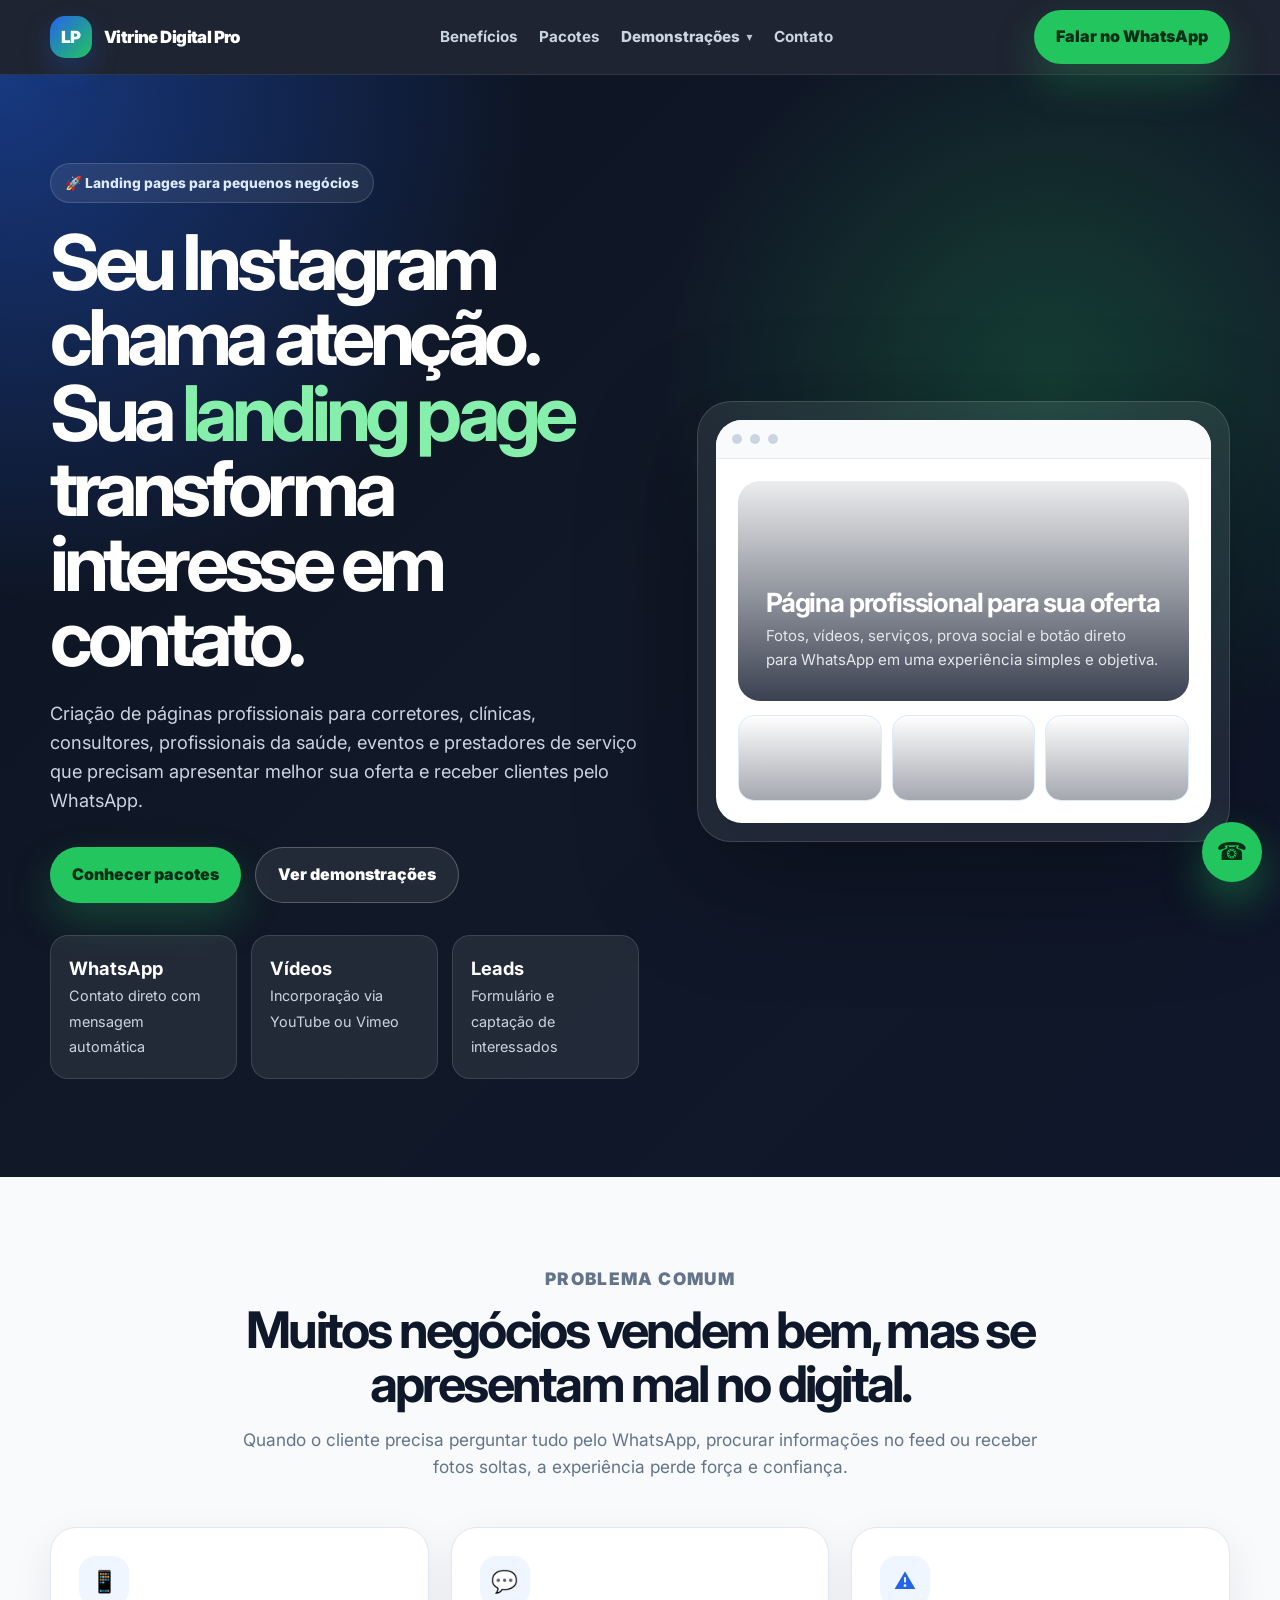
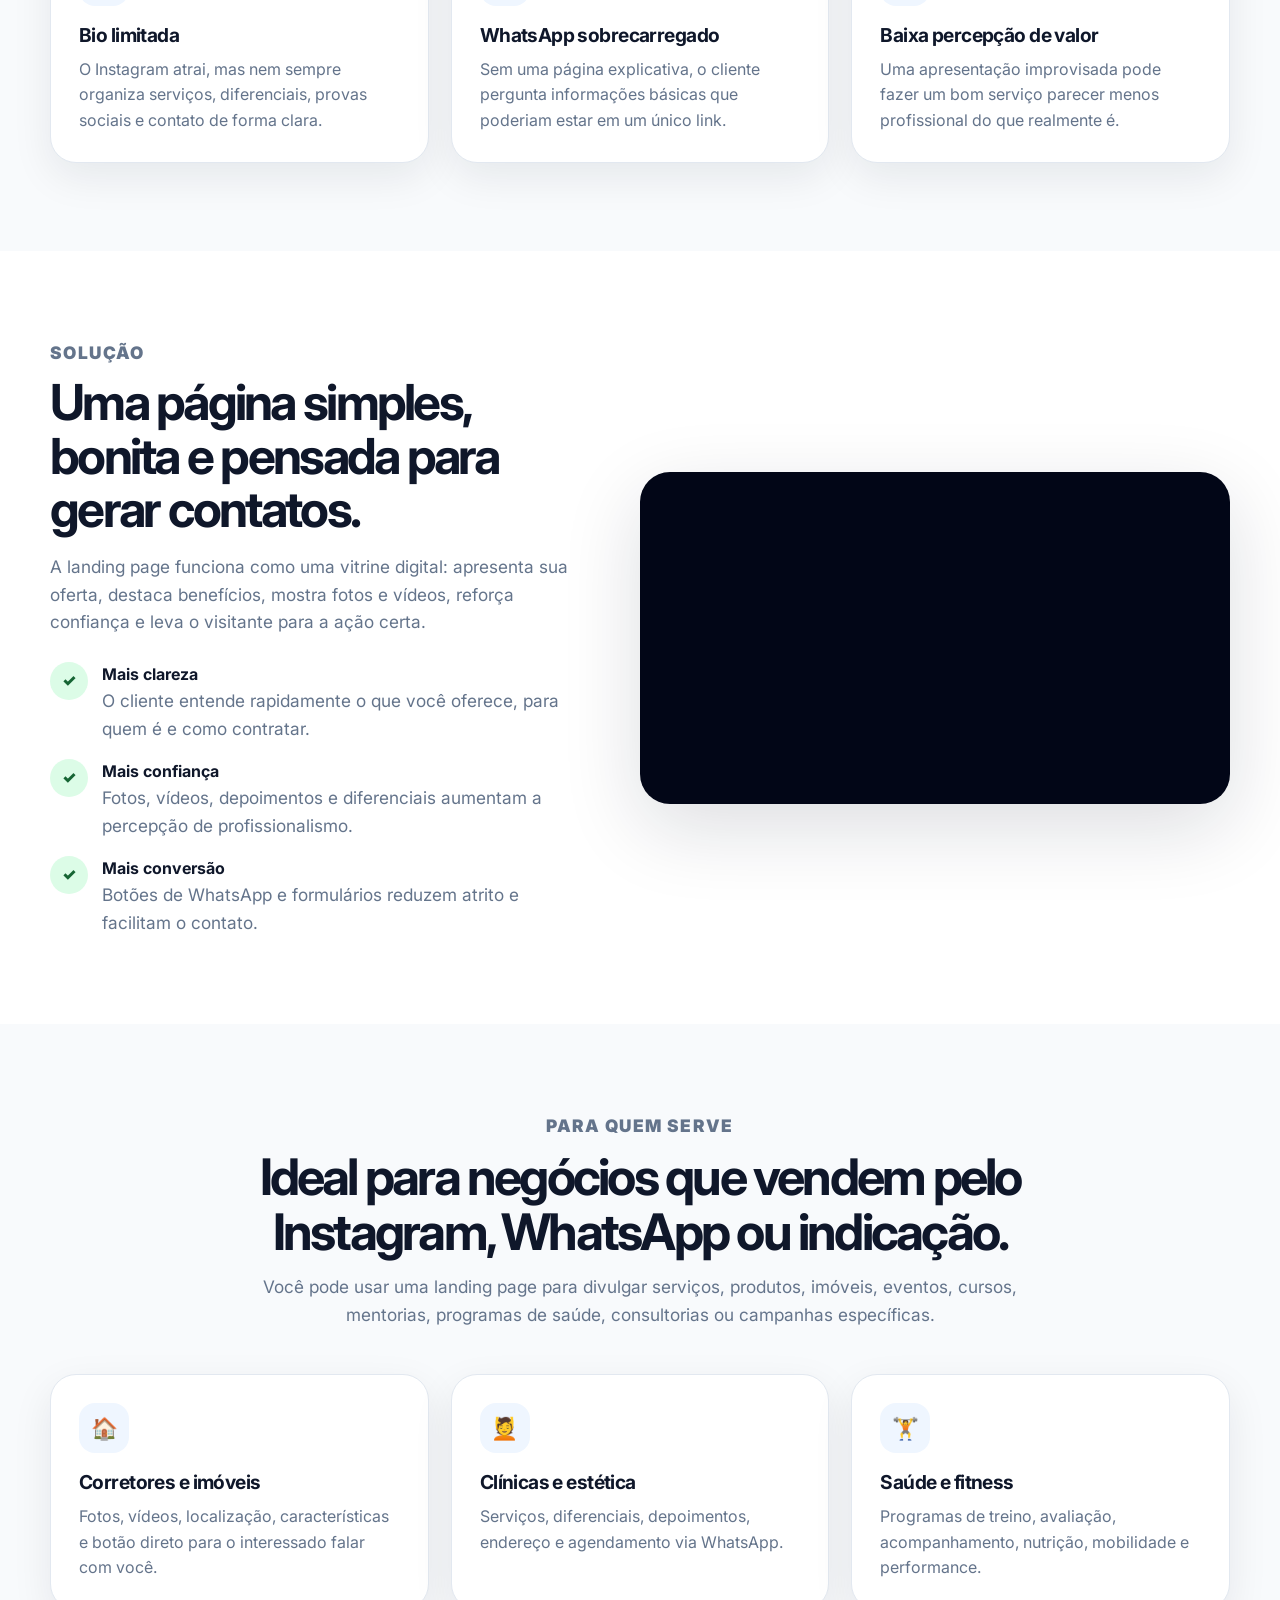
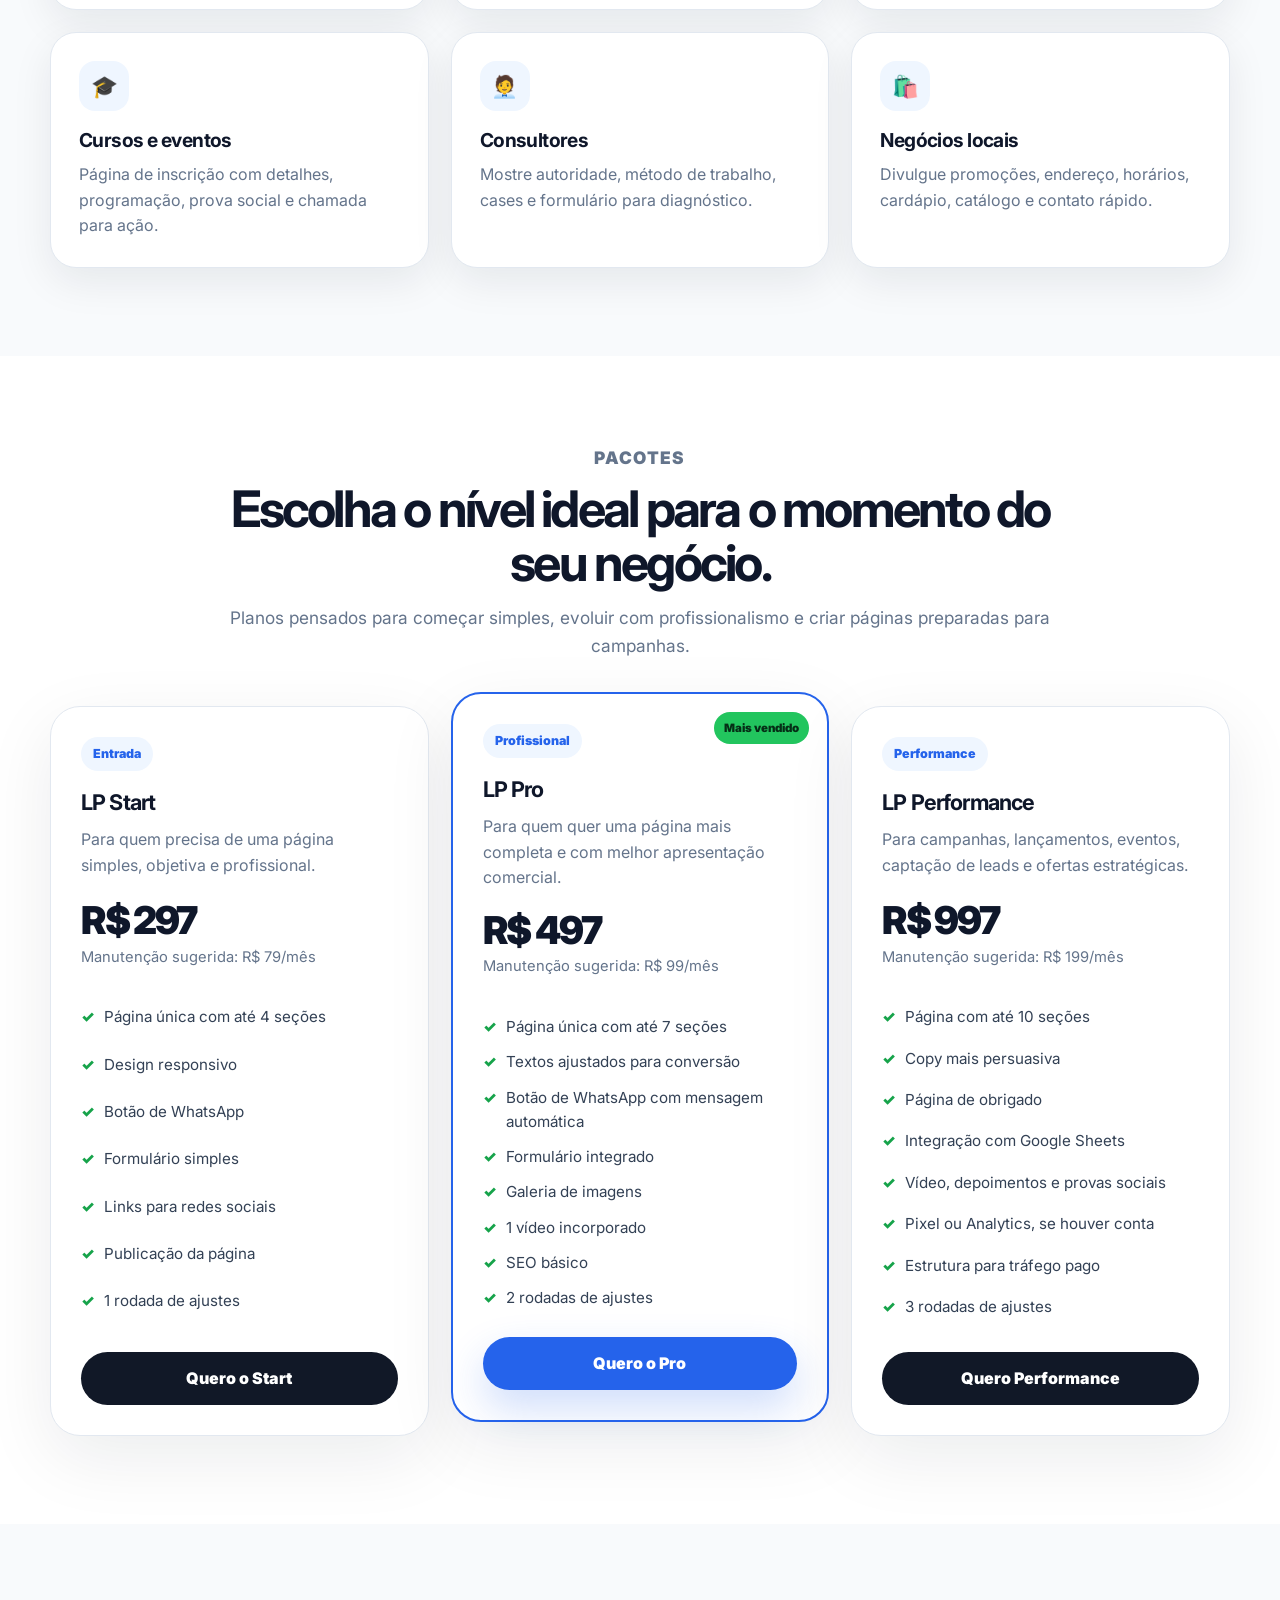
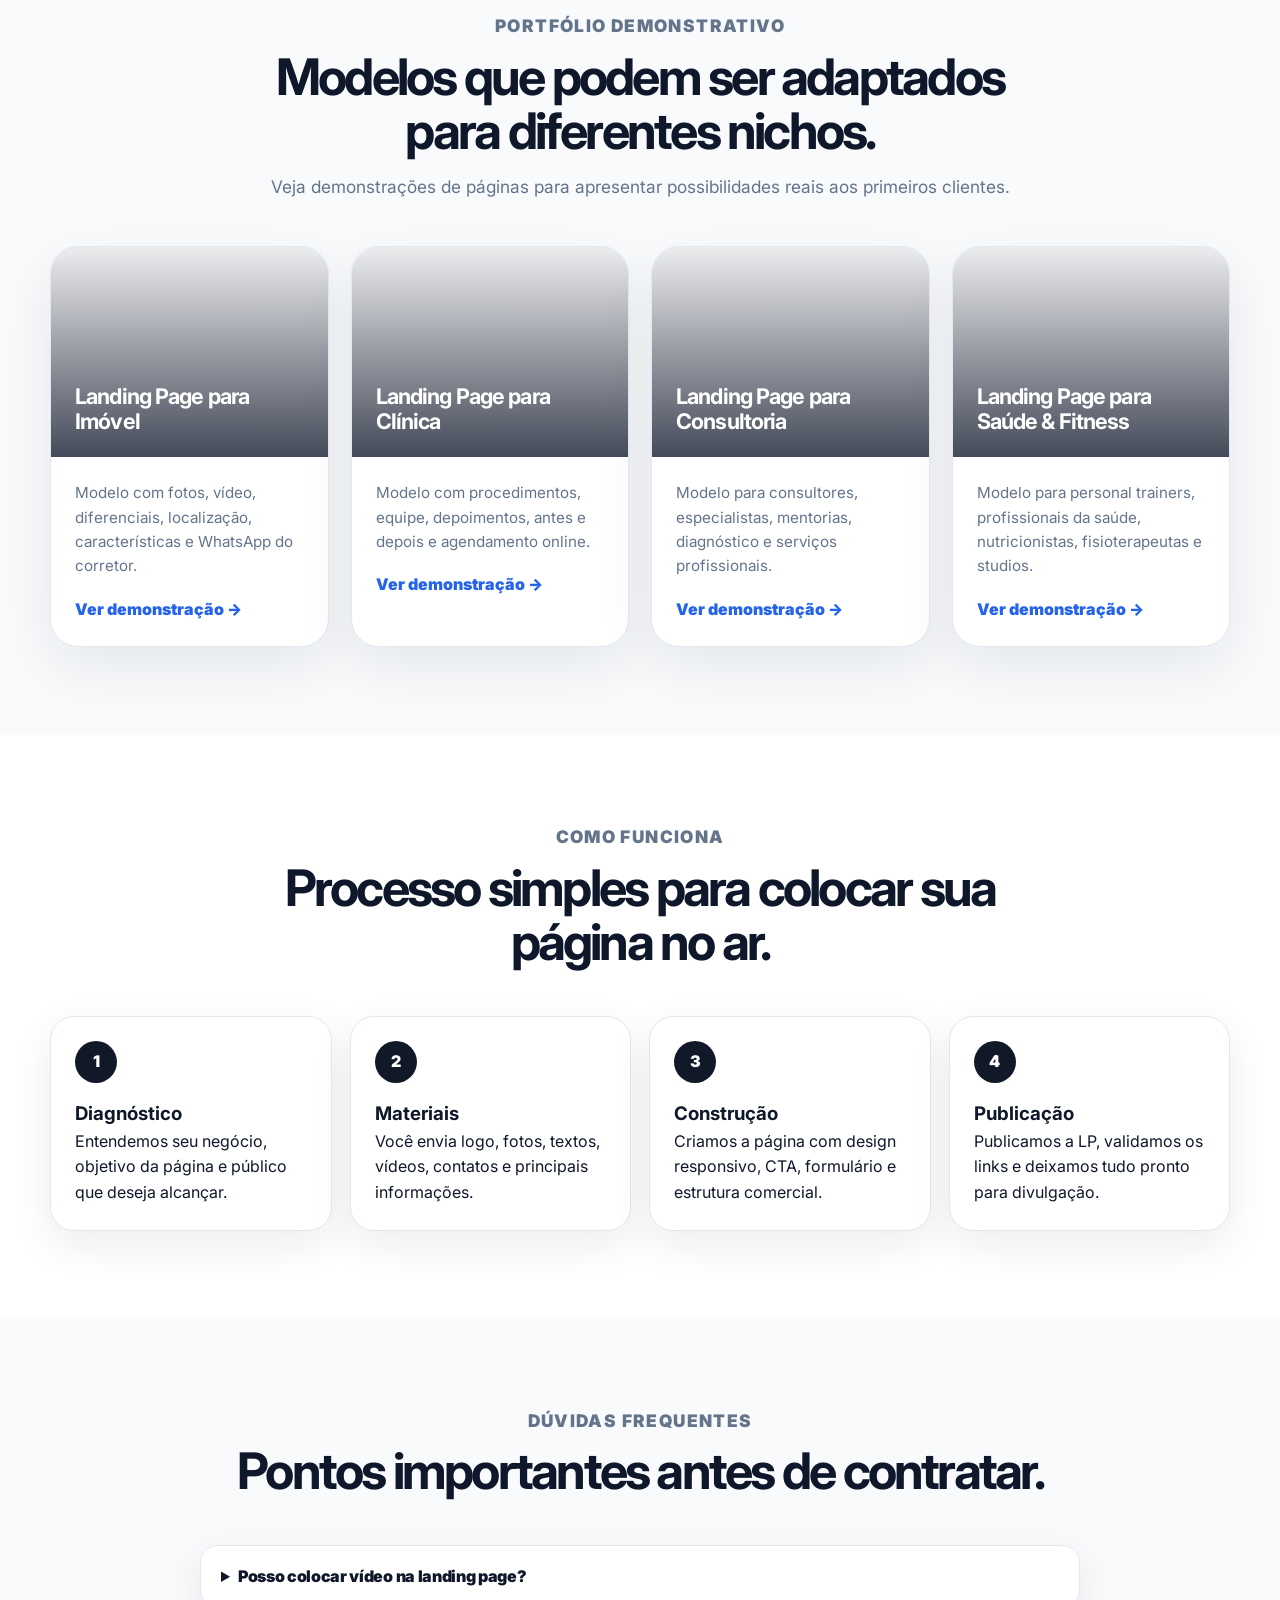
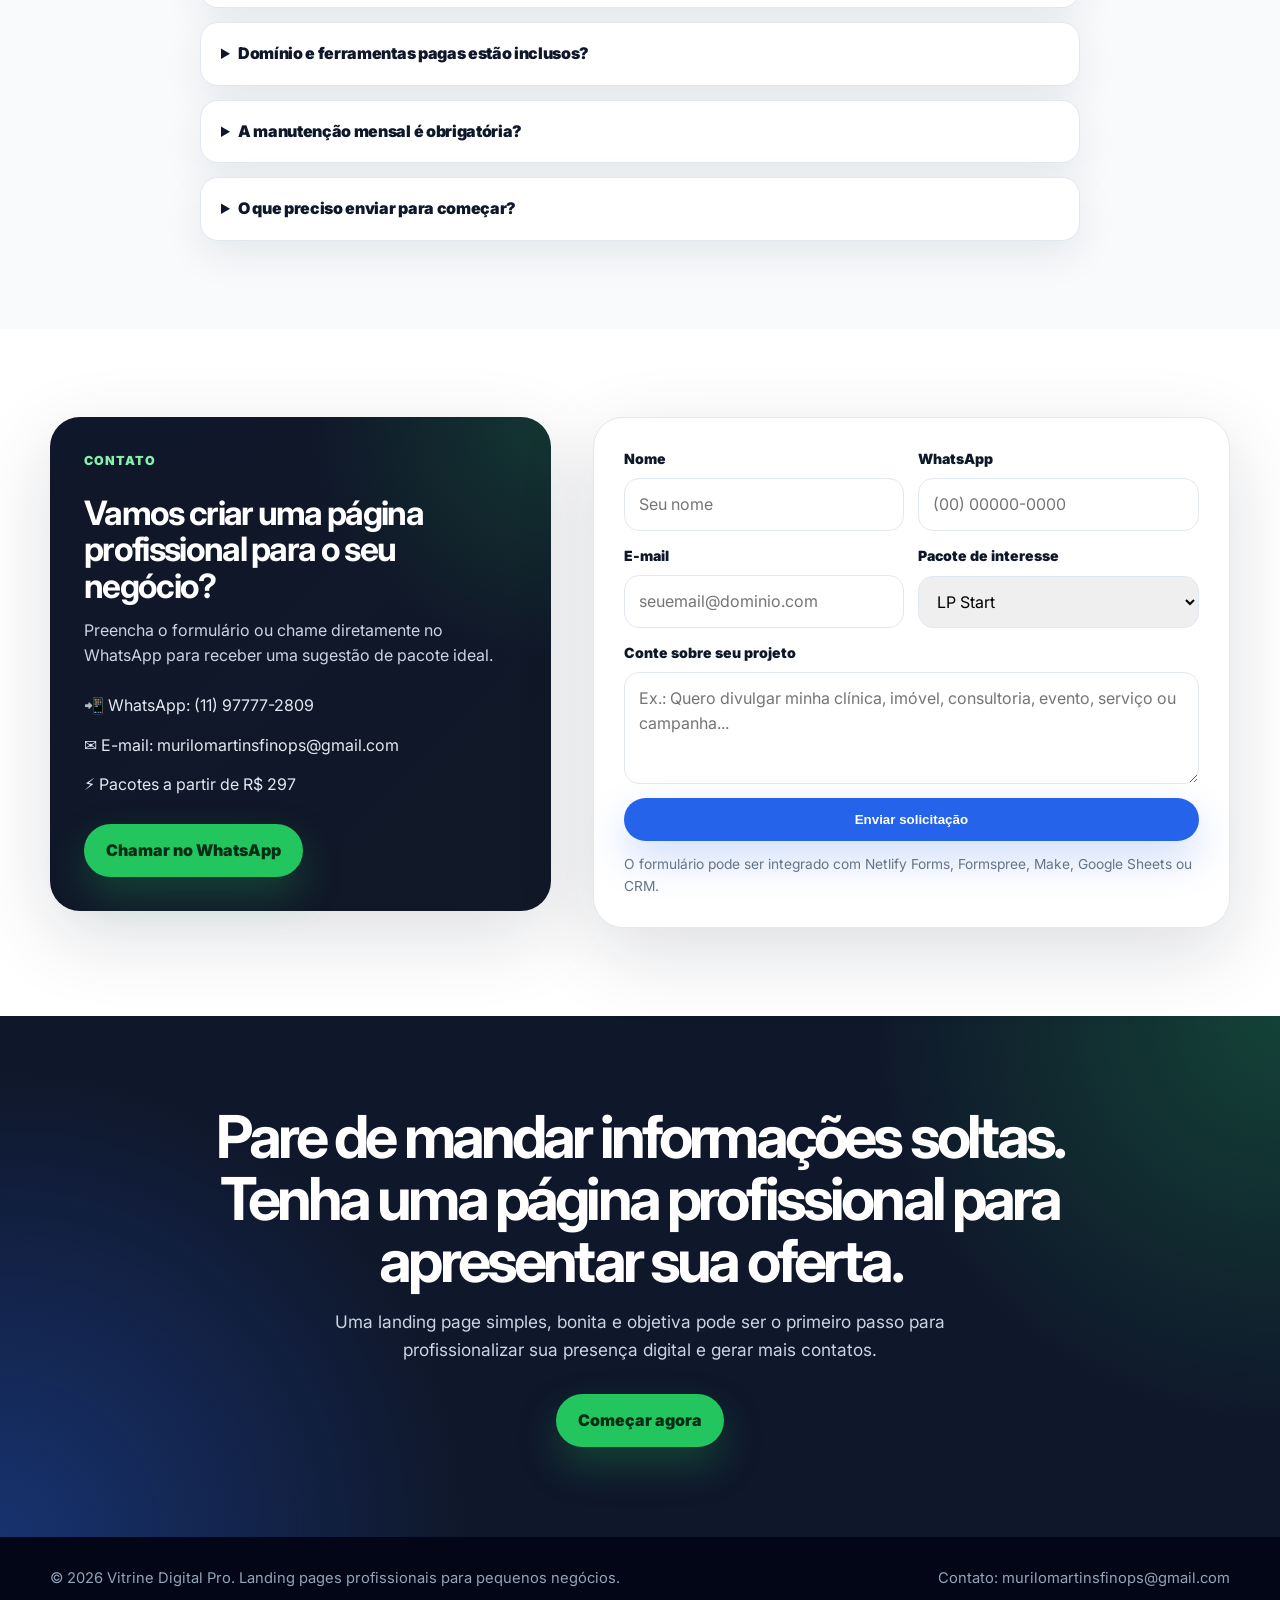
<file: index.html>
<!DOCTYPE html>
<html lang="pt-BR">
<head>
  <meta charset="UTF-8" />
  <meta name="viewport" content="width=device-width, initial-scale=1.0" />

  <title>Vitrine Digital Pro | Landing Pages Profissionais</title>

  <meta name="description" content="Criação de landing pages profissionais para pequenos negócios, corretores, clínicas, profissionais da saúde, consultores, eventos e prestadores de serviço. Páginas com WhatsApp, formulário, vídeo e foco em conversão." />
  <meta name="theme-color" content="#0b1220" />

  <link rel="preconnect" href="https://fonts.googleapis.com" />
  <link rel="preconnect" href="https://fonts.gstatic.com" crossorigin />
  <link href="https://fonts.googleapis.com/css2?family=Inter:wght@400;500;600;700;800;900&display=swap" rel="stylesheet" />

  <style>
    :root {
      --bg: #0b1220;
      --bg-soft: #f8fafc;
      --primary: #2563eb;
      --primary-dark: #1e3a8a;
      --accent: #22c55e;
      --accent-dark: #15803d;
      --text: #0f172a;
      --muted: #64748b;
      --white: #ffffff;
      --border: #e2e8f0;
      --soft-blue: #eff6ff;
      --soft-green: #ecfdf5;
      --shadow: 0 24px 80px rgba(15, 23, 42, 0.14);
      --shadow-soft: 0 14px 40px rgba(15, 23, 42, 0.08);
      --radius: 26px;
      --max: 1180px;
    }

    * {
      box-sizing: border-box;
      margin: 0;
      padding: 0;
    }

    html {
      scroll-behavior: smooth;
    }

    body {
      font-family: "Inter", system-ui, -apple-system, BlinkMacSystemFont, "Segoe UI", sans-serif;
      color: var(--text);
      background: var(--white);
      line-height: 1.6;
    }

    a {
      color: inherit;
      text-decoration: none;
    }

    img,
    iframe {
      max-width: 100%;
    }

    .container {
      width: min(100% - 32px, var(--max));
      margin: 0 auto;
    }

    .section {
      padding: 88px 0;
    }

    .section-soft {
      background: var(--bg-soft);
    }

    .eyebrow {
      color: var(--primary);
      font-size: 0.78rem;
      font-weight: 900;
      text-transform: uppercase;
      letter-spacing: 0.08em;
      margin-bottom: 10px;
    }

    .section-title {
      text-align: center;
      max-width: 820px;
      margin: 0 auto 46px;
    }

    .section-title h2 {
      font-size: clamp(2rem, 4vw, 3.15rem);
      line-height: 1.08;
      letter-spacing: -0.055em;
      margin-bottom: 14px;
    }

    .section-title p {
      color: var(--muted);
      font-size: 1.08rem;
    }

    .btn {
      display: inline-flex;
      align-items: center;
      justify-content: center;
      gap: 10px;
      padding: 14px 22px;
      border-radius: 999px;
      font-weight: 900;
      border: 0;
      cursor: pointer;
      transition: 0.25s ease;
      white-space: nowrap;
    }

    .btn:hover {
      transform: translateY(-2px);
    }

    .btn-primary {
      background: var(--accent);
      color: #052e16;
      box-shadow: 0 18px 40px rgba(34, 197, 94, 0.25);
    }

    .btn-blue {
      background: var(--primary);
      color: #fff;
      box-shadow: 0 18px 40px rgba(37, 99, 235, 0.22);
    }

    .btn-dark {
      background: #111827;
      color: #fff;
    }

    .btn-outline {
      color: #fff;
      border: 1px solid rgba(255,255,255,.24);
      background: rgba(255,255,255,.08);
    }

    .btn-light {
      background: #fff;
      color: var(--primary-dark);
      border: 1px solid var(--border);
    }

    header {
      position: sticky;
      top: 0;
      z-index: 50;
      background: rgba(11, 18, 32, 0.92);
      backdrop-filter: blur(16px);
      border-bottom: 1px solid rgba(255,255,255,.08);
    }

    .nav {
      min-height: 74px;
      display: flex;
      align-items: center;
      justify-content: space-between;
      gap: 22px;
      color: #fff;
    }

    .brand {
      display: flex;
      align-items: center;
      gap: 12px;
      font-weight: 900;
      letter-spacing: -0.035em;
      font-size: 1.05rem;
    }

    .brand-mark {
      width: 42px;
      height: 42px;
      border-radius: 15px;
      display: grid;
      place-items: center;
      background: linear-gradient(135deg, var(--primary), var(--accent));
      color: #fff;
      box-shadow: 0 12px 28px rgba(37, 99, 235, 0.26);
    }

    .nav-links {
      display: flex;
      align-items: center;
      gap: 22px;
      color: #cbd5e1;
      font-size: .95rem;
      font-weight: 700;
    }

    .nav-links a:hover {
      color: #fff;
    }

    .dropdown {
      position: relative;
      display: inline-flex;
      align-items: center;
    }

    .dropdown-trigger {
      display: inline-flex;
      align-items: center;
      gap: 6px;
      color: #cbd5e1;
      font-weight: 800;
      cursor: pointer;
    }

    .dropdown-trigger::after {
      content: "▾";
      font-size: 0.75rem;
      opacity: 0.9;
    }

    .dropdown:hover .dropdown-trigger,
    .dropdown:focus-within .dropdown-trigger {
      color: #fff;
    }

    .dropdown-menu {
      position: absolute;
      top: 34px;
      left: 0;
      min-width: 245px;
      background: #ffffff;
      color: #0f172a;
      border: 1px solid var(--border);
      border-radius: 18px;
      padding: 10px;
      box-shadow: 0 22px 70px rgba(15, 23, 42, 0.22);
      opacity: 0;
      visibility: hidden;
      transform: translateY(8px);
      transition: 0.2s ease;
      z-index: 100;
    }

    .dropdown:hover .dropdown-menu,
    .dropdown:focus-within .dropdown-menu {
      opacity: 1;
      visibility: visible;
      transform: translateY(0);
    }

    .dropdown-menu a {
      display: flex;
      align-items: center;
      gap: 10px;
      padding: 11px 12px;
      border-radius: 12px;
      color: #334155;
      font-size: .92rem;
      font-weight: 800;
      transition: 0.2s ease;
    }

    .dropdown-menu a:hover {
      background: #eff6ff;
      color: var(--primary);
    }

    .hero {
      color: #fff;
      background:
        radial-gradient(circle at top left, rgba(37,99,235,.48), transparent 32%),
        radial-gradient(circle at 82% 28%, rgba(34,197,94,.22), transparent 30%),
        linear-gradient(135deg, #0b1220 0%, #111827 48%, #0f172a 100%);
      overflow: hidden;
      padding: 88px 0 98px;
    }

    .hero-grid {
      display: grid;
      grid-template-columns: 1.05fr .95fr;
      align-items: center;
      gap: 58px;
    }

    .badge {
      display: inline-flex;
      align-items: center;
      gap: 8px;
      padding: 8px 14px;
      border-radius: 999px;
      background: rgba(255,255,255,.08);
      color: #dbeafe;
      border: 1px solid rgba(255,255,255,.15);
      font-weight: 800;
      font-size: .86rem;
    }

    .hero h1 {
      margin: 22px 0;
      max-width: 780px;
      font-size: clamp(2.5rem, 6vw, 5rem);
      line-height: .98;
      letter-spacing: -.07em;
    }

    .hero h1 span {
      color: #86efac;
    }

    .hero p {
      color: #cbd5e1;
      font-size: 1.14rem;
      max-width: 670px;
    }

    .hero-actions {
      display: flex;
      gap: 14px;
      flex-wrap: wrap;
      margin: 32px 0;
    }

    .hero-proof {
      display: grid;
      grid-template-columns: repeat(3, 1fr);
      gap: 14px;
      margin-top: 32px;
    }

    .proof-item {
      padding: 18px;
      border-radius: 18px;
      background: rgba(255,255,255,.08);
      border: 1px solid rgba(255,255,255,.12);
    }

    .proof-item strong {
      display: block;
      font-size: 1.15rem;
      color: #fff;
    }

    .proof-item span {
      color: #cbd5e1;
      font-size: .9rem;
    }

    .preview-card {
      padding: 18px;
      border-radius: 34px;
      background: rgba(255,255,255,.08);
      border: 1px solid rgba(255,255,255,.14);
      box-shadow: 0 40px 120px rgba(0,0,0,.3);
    }

    .browser {
      overflow: hidden;
      background: #fff;
      color: var(--text);
      border-radius: 26px;
      box-shadow: var(--shadow);
    }

    .browser-top {
      display: flex;
      gap: 8px;
      padding: 14px 16px;
      border-bottom: 1px solid var(--border);
      background: #f8fafc;
    }

    .dot {
      width: 10px;
      height: 10px;
      border-radius: 99px;
      background: #cbd5e1;
    }

    .mock {
      padding: 22px;
    }

    .mock-hero {
      min-height: 220px;
      border-radius: 22px;
      padding: 28px;
      color: #fff;
      background:
        linear-gradient(180deg, rgba(15,23,42,.08), rgba(15,23,42,.82)),
        url("https://images.unsplash.com/photo-1498050108023-c5249f4df085?auto=format&fit=crop&w=1200&q=80");
      background-size: cover;
      background-position: center;
      display: flex;
      flex-direction: column;
      justify-content: flex-end;
    }

    .mock-hero h3 {
      font-size: 1.65rem;
      line-height: 1.08;
      letter-spacing: -.045em;
      margin-bottom: 8px;
    }

    .mock-hero p {
      font-size: .94rem;
      color: #e5e7eb;
    }

    .mock-grid {
      display: grid;
      grid-template-columns: repeat(3, 1fr);
      gap: 10px;
      margin-top: 14px;
    }

    .mock-box {
      height: 86px;
      border-radius: 16px;
      background-size: cover;
      background-position: center;
      border: 1px solid #dbeafe;
      position: relative;
      overflow: hidden;
    }

    .mock-box::after {
      content: "";
      position: absolute;
      inset: 0;
      background: linear-gradient(180deg, transparent, rgba(15,23,42,.38));
    }

    .mock-box:nth-child(1) {
      background-image: url("https://images.unsplash.com/photo-1560518883-ce09059eeffa?auto=format&fit=crop&w=700&q=80");
    }

    .mock-box:nth-child(2) {
      background-image: url("https://images.unsplash.com/photo-1570172619644-dfd03ed5d881?auto=format&fit=crop&w=700&q=80");
    }

    .mock-box:nth-child(3) {
      background-image: url("https://images.unsplash.com/photo-1556761175-b413da4baf72?auto=format&fit=crop&w=700&q=80");
    }

    .grid-3 {
      display: grid;
      grid-template-columns: repeat(3, 1fr);
      gap: 22px;
    }

    .grid-4 {
      display: grid;
      grid-template-columns: repeat(4, 1fr);
      gap: 18px;
    }

    .card {
      background: #fff;
      border: 1px solid var(--border);
      border-radius: var(--radius);
      padding: 28px;
      box-shadow: var(--shadow-soft);
      transition: .25s ease;
    }

    .card:hover {
      transform: translateY(-4px);
      box-shadow: var(--shadow);
    }

    .card-icon {
      width: 50px;
      height: 50px;
      display: grid;
      place-items: center;
      border-radius: 16px;
      background: var(--soft-blue);
      color: var(--primary);
      font-size: 1.35rem;
      margin-bottom: 18px;
    }

    .card h3 {
      font-size: 1.2rem;
      line-height: 1.2;
      letter-spacing: -.03em;
      margin-bottom: 10px;
    }

    .card p,
    .card li {
      color: var(--muted);
    }

    .split {
      display: grid;
      grid-template-columns: .95fr 1.05fr;
      align-items: center;
      gap: 56px;
    }

    .split h2 {
      font-size: clamp(2rem,4vw,3.1rem);
      line-height: 1.08;
      letter-spacing: -.055em;
      margin-bottom: 16px;
    }

    .split p {
      color: var(--muted);
      font-size: 1.08rem;
    }

    .list {
      display: grid;
      gap: 16px;
      margin-top: 26px;
    }

    .list-item {
      display: grid;
      grid-template-columns: 38px 1fr;
      gap: 14px;
      align-items: start;
    }

    .check {
      width: 38px;
      height: 38px;
      display: grid;
      place-items: center;
      border-radius: 99px;
      background: #dcfce7;
      color: #166534;
      font-weight: 900;
    }

    .video-box {
      overflow: hidden;
      border-radius: 30px;
      aspect-ratio: 16 / 9;
      background: #020617;
      box-shadow: var(--shadow);
    }

    .video-box iframe {
      width: 100%;
      height: 100%;
      border: 0;
      display: block;
    }

    .packages {
      display: grid;
      grid-template-columns: repeat(3, 1fr);
      gap: 22px;
      align-items: stretch;
    }

    .package {
      position: relative;
      display: flex;
      flex-direction: column;
      background: #fff;
      border: 1px solid var(--border);
      border-radius: 30px;
      padding: 30px;
      box-shadow: 0 22px 70px rgba(15,23,42,.08);
      transition: .25s ease;
    }

    .package:hover {
      transform: translateY(-4px);
      box-shadow: var(--shadow);
    }

    .package.featured {
      border: 2px solid var(--primary);
      transform: translateY(-14px);
    }

    .tag {
      width: fit-content;
      padding: 7px 12px;
      border-radius: 99px;
      background: #eff6ff;
      color: var(--primary);
      font-weight: 900;
      font-size: .78rem;
      margin-bottom: 14px;
    }

    .popular {
      position: absolute;
      top: 18px;
      right: 18px;
      padding: 7px 10px;
      border-radius: 99px;
      background: var(--accent);
      color: #052e16;
      font-weight: 900;
      font-size: .72rem;
    }

    .package h3 {
      font-size: 1.35rem;
      letter-spacing: -.04em;
      margin-bottom: 8px;
    }

    .package .desc {
      color: var(--muted);
      min-height: 54px;
    }

    .price {
      margin: 20px 0 6px;
      font-size: 2.4rem;
      line-height: 1;
      font-weight: 900;
      letter-spacing: -.06em;
    }

    .maintenance {
      color: var(--muted);
      font-size: .92rem;
      margin-bottom: 18px;
    }

    .package ul {
      list-style: none;
      display: grid;
      gap: 11px;
      margin: 18px 0 26px;
      flex: 1;
    }

    .package li {
      display: flex;
      gap: 10px;
      color: #334155;
      font-size: .95rem;
    }

    .package li::before {
      content: "✓";
      color: #16a34a;
      font-weight: 900;
    }

    .package .btn {
      width: 100%;
    }

    .portfolio-grid {
      display: grid;
      grid-template-columns: repeat(4, 1fr);
      gap: 22px;
    }

    .portfolio-card {
      overflow: hidden;
      border-radius: 28px;
      background: #fff;
      border: 1px solid var(--border);
      box-shadow: 0 20px 55px rgba(15,23,42,.08);
      transition: .25s ease;
      display: block;
    }

    .portfolio-card:hover {
      transform: translateY(-6px);
      box-shadow: var(--shadow);
    }

    .portfolio-thumb {
      min-height: 210px;
      padding: 24px;
      display: flex;
      align-items: end;
      color: #fff;
      background-size: cover;
      background-position: center;
      position: relative;
    }

    .portfolio-thumb::before {
      content: "";
      position: absolute;
      inset: 0;
      background: linear-gradient(180deg, rgba(15,23,42,.08), rgba(15,23,42,.78));
    }

    .portfolio-thumb h3 {
      position: relative;
      z-index: 1;
      font-size: 1.35rem;
      line-height: 1.14;
      letter-spacing: -.04em;
    }

    .thumb-imovel {
      background-image: url("https://images.unsplash.com/photo-1560518883-ce09059eeffa?auto=format&fit=crop&w=900&q=80");
    }

    .thumb-estetica {
      background-image: url("https://images.unsplash.com/photo-1570172619644-dfd03ed5d881?auto=format&fit=crop&w=900&q=80");
    }

    .thumb-consultoria {
      background-image: url("https://images.unsplash.com/photo-1556761175-b413da4baf72?auto=format&fit=crop&w=900&q=80");
    }

    .thumb-saude-fitness {
      background-image: url("https://images.unsplash.com/photo-1571019614242-c5c5dee9f50b?auto=format&fit=crop&w=900&q=80");
    }

    .portfolio-body {
      padding: 24px;
    }

    .portfolio-body p {
      color: var(--muted);
      margin-bottom: 18px;
      font-size: .95rem;
    }

    .mini-link {
      color: var(--primary);
      font-weight: 900;
      display: inline-flex;
      align-items: center;
      gap: 6px;
    }

    .mini-link:hover {
      color: var(--primary-dark);
    }

    .step {
      background: #fff;
      border: 1px solid var(--border);
      border-radius: 24px;
      padding: 24px;
      counter-increment: step;
      box-shadow: var(--shadow-soft);
    }

    .steps {
      counter-reset: step;
    }

    .step::before {
      content: counter(step);
      width: 42px;
      height: 42px;
      border-radius: 99px;
      background: #111827;
      color: #fff;
      font-weight: 900;
      display: grid;
      place-items: center;
      margin-bottom: 16px;
    }

    .form-wrap {
      display: grid;
      grid-template-columns: .88fr 1.12fr;
      gap: 42px;
      align-items: start;
    }

    .contact-card {
      background:
        radial-gradient(circle at top right, rgba(34,197,94,.18), transparent 34%),
        linear-gradient(135deg, #0f172a, #111827);
      color: #fff;
      border-radius: 30px;
      padding: 34px;
      box-shadow: var(--shadow);
    }

    .contact-card h2 {
      font-size: 2.1rem;
      line-height: 1.08;
      letter-spacing: -.05em;
      margin-bottom: 14px;
    }

    .contact-card p {
      color: #cbd5e1;
      margin-bottom: 24px;
    }

    .contact-list {
      display: grid;
      gap: 14px;
      color: #e2e8f0;
    }

    .form-box {
      background: #fff;
      border: 1px solid var(--border);
      border-radius: 30px;
      padding: 30px;
      box-shadow: var(--shadow);
    }

    .form-grid {
      display: grid;
      grid-template-columns: 1fr 1fr;
      gap: 14px;
    }

    .form-group {
      display: grid;
      gap: 7px;
    }

    .form-group.full {
      grid-column: 1 / -1;
    }

    label {
      font-size: .88rem;
      font-weight: 900;
    }

    input,
    select,
    textarea {
      width: 100%;
      border: 1px solid var(--border);
      border-radius: 15px;
      padding: 13px 14px;
      font: inherit;
      outline: none;
      transition: .2s;
    }

    input:focus,
    select:focus,
    textarea:focus {
      border-color: var(--primary);
      box-shadow: 0 0 0 4px rgba(37,99,235,.12);
    }

    textarea {
      min-height: 112px;
      resize: vertical;
    }

    .form-box .btn {
      width: 100%;
      margin-top: 14px;
    }

    details {
      background: #fff;
      border: 1px solid var(--border);
      border-radius: 18px;
      padding: 18px 20px;
      box-shadow: var(--shadow-soft);
    }

    summary {
      cursor: pointer;
      font-weight: 900;
      letter-spacing: -.02em;
    }

    details p {
      color: var(--muted);
      margin-top: 12px;
    }

    .faq {
      max-width: 880px;
      margin: 0 auto;
      display: grid;
      gap: 14px;
    }

    .final-cta {
      text-align: center;
      color: #fff;
      background:
        radial-gradient(circle at top right, rgba(34,197,94,.25), transparent 30%),
        radial-gradient(circle at bottom left, rgba(37,99,235,.36), transparent 34%),
        #0f172a;
      padding: 90px 0;
    }

    .final-cta h2 {
      max-width: 850px;
      margin: 0 auto 16px;
      font-size: clamp(2rem,5vw,3.7rem);
      line-height: 1.05;
      letter-spacing: -.065em;
    }

    .final-cta p {
      max-width: 720px;
      margin: 0 auto 30px;
      color: #cbd5e1;
      font-size: 1.08rem;
    }

    footer {
      background: #020617;
      color: #94a3b8;
      padding: 30px 0;
      font-size: .92rem;
    }

    .footer-content {
      display: flex;
      justify-content: space-between;
      gap: 18px;
      flex-wrap: wrap;
    }

    .floating-whatsapp {
      position: fixed;
      right: 18px;
      bottom: 18px;
      z-index: 80;
      width: 60px;
      height: 60px;
      border-radius: 99px;
      display: grid;
      place-items: center;
      background: var(--accent);
      color: #052e16;
      font-weight: 900;
      font-size: 1.55rem;
      box-shadow: 0 18px 42px rgba(34,197,94,.38);
    }

    @media (max-width: 1080px) {
      .portfolio-grid {
        grid-template-columns: repeat(2, 1fr);
      }
    }

    @media (max-width: 980px) {
      .hero-grid,
      .split,
      .form-wrap {
        grid-template-columns: 1fr;
      }

      .grid-3,
      .packages {
        grid-template-columns: 1fr 1fr;
      }

      .grid-4 {
        grid-template-columns: 1fr 1fr;
      }

      .package.featured {
        transform: none;
      }

      .nav-links {
        display: none;
      }
    }

    @media (max-width: 680px) {
      .section {
        padding: 64px 0;
      }

      .hero {
        padding: 58px 0 72px;
      }

      .hero-proof,
      .grid-3,
      .grid-4,
      .packages,
      .portfolio-grid,
      .form-grid,
      .mock-grid {
        grid-template-columns: 1fr;
      }

      .hero-actions .btn,
      .nav .btn {
        width: 100%;
      }

      .nav {
        flex-wrap: wrap;
        padding: 12px 0;
      }

      .footer-content {
        flex-direction: column;
      }
    }
  </style>
</head>

<body>
  <header>
    <div class="container nav">
      <a class="brand" href="#top" aria-label="Vitrine Digital Pro">
        <span class="brand-mark">LP</span>
        <span>Vitrine Digital Pro</span>
      </a>

      <nav class="nav-links" aria-label="Menu principal">
        <a href="#beneficios">Benefícios</a>
        <a href="#pacotes">Pacotes</a>

        <div class="dropdown">
          <a class="dropdown-trigger" href="#portfolio">Demonstrações</a>

          <div class="dropdown-menu">
            <a href="/demonstracoes/imobiliaria/">🏠 Imobiliária</a>
            <a href="/demonstracoes/estetica/">💆 Estética</a>
            <a href="/demonstracoes/consultoria/">🧑‍💼 Consultoria</a>
            <a href="/demonstracoes/saude-fitness/">🏋️ Saúde & Fitness</a>
          </div>
        </div>

        <a href="#contato">Contato</a>
      </nav>

      <a class="btn btn-primary" href="https://wa.me/5511977772809?text=Ol%C3%A1%2C%20quero%20criar%20uma%20landing%20page%20profissional" target="_blank" rel="noopener">
        Falar no WhatsApp
      </a>
    </div>
  </header>

  <main id="top">
    <section class="hero">
      <div class="container hero-grid">
        <div>
          <span class="badge">🚀 Landing pages para pequenos negócios</span>

          <h1>
            Seu Instagram chama atenção. Sua <span>landing page</span> transforma interesse em contato.
          </h1>

          <p>
            Criação de páginas profissionais para corretores, clínicas, consultores, profissionais da saúde,
            eventos e prestadores de serviço que precisam apresentar melhor sua oferta e receber clientes pelo WhatsApp.
          </p>

          <div class="hero-actions">
            <a class="btn btn-primary" href="#pacotes">Conhecer pacotes</a>
            <a class="btn btn-outline" href="#portfolio">Ver demonstrações</a>
          </div>

          <div class="hero-proof">
            <div class="proof-item">
              <strong>WhatsApp</strong>
              <span>Contato direto com mensagem automática</span>
            </div>

            <div class="proof-item">
              <strong>Vídeos</strong>
              <span>Incorporação via YouTube ou Vimeo</span>
            </div>

            <div class="proof-item">
              <strong>Leads</strong>
              <span>Formulário e captação de interessados</span>
            </div>
          </div>
        </div>

        <div class="preview-card">
          <div class="browser">
            <div class="browser-top">
              <span class="dot"></span>
              <span class="dot"></span>
              <span class="dot"></span>
            </div>

            <div class="mock">
              <div class="mock-hero">
                <h3>Página profissional para sua oferta</h3>
                <p>
                  Fotos, vídeos, serviços, prova social e botão direto para WhatsApp em uma experiência simples e objetiva.
                </p>
              </div>

              <div class="mock-grid">
                <span class="mock-box"></span>
                <span class="mock-box"></span>
                <span class="mock-box"></span>
              </div>
            </div>
          </div>
        </div>
      </div>
    </section>

    <section class="section section-soft">
      <div class="container">
        <div class="section-title">
          <p class="eyebrow">Problema comum</p>
          <h2>Muitos negócios vendem bem, mas se apresentam mal no digital.</h2>
          <p>
            Quando o cliente precisa perguntar tudo pelo WhatsApp, procurar informações no feed ou receber fotos soltas,
            a experiência perde força e confiança.
          </p>
        </div>

        <div class="grid-3">
          <article class="card">
            <div class="card-icon">📱</div>
            <h3>Bio limitada</h3>
            <p>O Instagram atrai, mas nem sempre organiza serviços, diferenciais, provas sociais e contato de forma clara.</p>
          </article>

          <article class="card">
            <div class="card-icon">💬</div>
            <h3>WhatsApp sobrecarregado</h3>
            <p>Sem uma página explicativa, o cliente pergunta informações básicas que poderiam estar em um único link.</p>
          </article>

          <article class="card">
            <div class="card-icon">⚠️</div>
            <h3>Baixa percepção de valor</h3>
            <p>Uma apresentação improvisada pode fazer um bom serviço parecer menos profissional do que realmente é.</p>
          </article>
        </div>
      </div>
    </section>

    <section id="beneficios" class="section">
      <div class="container split">
        <div>
          <p class="eyebrow">Solução</p>

          <h2>Uma página simples, bonita e pensada para gerar contatos.</h2>

          <p>
            A landing page funciona como uma vitrine digital: apresenta sua oferta, destaca benefícios, mostra fotos e vídeos,
            reforça confiança e leva o visitante para a ação certa.
          </p>

          <div class="list">
            <div class="list-item">
              <span class="check">✓</span>
              <div>
                <strong>Mais clareza</strong>
                <p>O cliente entende rapidamente o que você oferece, para quem é e como contratar.</p>
              </div>
            </div>

            <div class="list-item">
              <span class="check">✓</span>
              <div>
                <strong>Mais confiança</strong>
                <p>Fotos, vídeos, depoimentos e diferenciais aumentam a percepção de profissionalismo.</p>
              </div>
            </div>

            <div class="list-item">
              <span class="check">✓</span>
              <div>
                <strong>Mais conversão</strong>
                <p>Botões de WhatsApp e formulários reduzem atrito e facilitam o contato.</p>
              </div>
            </div>
          </div>
        </div>

        <div class="video-box">
          <iframe src="https://www.youtube.com/embed/dQw4w9WgXcQ" title="Vídeo demonstrativo" loading="lazy" allowfullscreen></iframe>
        </div>
      </div>
    </section>

    <section class="section section-soft">
      <div class="container">
        <div class="section-title">
          <p class="eyebrow">Para quem serve</p>
          <h2>Ideal para negócios que vendem pelo Instagram, WhatsApp ou indicação.</h2>
          <p>
            Você pode usar uma landing page para divulgar serviços, produtos, imóveis, eventos, cursos, mentorias,
            programas de saúde, consultorias ou campanhas específicas.
          </p>
        </div>

        <div class="grid-3">
          <article class="card">
            <div class="card-icon">🏠</div>
            <h3>Corretores e imóveis</h3>
            <p>Fotos, vídeos, localização, características e botão direto para o interessado falar com você.</p>
          </article>

          <article class="card">
            <div class="card-icon">💆</div>
            <h3>Clínicas e estética</h3>
            <p>Serviços, diferenciais, depoimentos, endereço e agendamento via WhatsApp.</p>
          </article>

          <article class="card">
            <div class="card-icon">🏋️</div>
            <h3>Saúde e fitness</h3>
            <p>Programas de treino, avaliação, acompanhamento, nutrição, mobilidade e performance.</p>
          </article>

          <article class="card">
            <div class="card-icon">🎓</div>
            <h3>Cursos e eventos</h3>
            <p>Página de inscrição com detalhes, programação, prova social e chamada para ação.</p>
          </article>

          <article class="card">
            <div class="card-icon">🧑‍💼</div>
            <h3>Consultores</h3>
            <p>Mostre autoridade, método de trabalho, cases e formulário para diagnóstico.</p>
          </article>

          <article class="card">
            <div class="card-icon">🛍️</div>
            <h3>Negócios locais</h3>
            <p>Divulgue promoções, endereço, horários, cardápio, catálogo e contato rápido.</p>
          </article>
        </div>
      </div>
    </section>

    <section id="pacotes" class="section">
      <div class="container">
        <div class="section-title">
          <p class="eyebrow">Pacotes</p>
          <h2>Escolha o nível ideal para o momento do seu negócio.</h2>
          <p>
            Planos pensados para começar simples, evoluir com profissionalismo e criar páginas preparadas para campanhas.
          </p>
        </div>

        <div class="packages">
          <article class="package">
            <span class="tag">Entrada</span>
            <h3>LP Start</h3>
            <p class="desc">Para quem precisa de uma página simples, objetiva e profissional.</p>
            <div class="price">R$ 297</div>
            <p class="maintenance">Manutenção sugerida: R$ 79/mês</p>

            <ul>
              <li>Página única com até 4 seções</li>
              <li>Design responsivo</li>
              <li>Botão de WhatsApp</li>
              <li>Formulário simples</li>
              <li>Links para redes sociais</li>
              <li>Publicação da página</li>
              <li>1 rodada de ajustes</li>
            </ul>

            <a class="btn btn-dark" href="https://wa.me/5511977772809?text=Ol%C3%A1%2C%20tenho%20interesse%20no%20pacote%20LP%20Start" target="_blank" rel="noopener">
              Quero o Start
            </a>
          </article>

          <article class="package featured">
            <span class="popular">Mais vendido</span>
            <span class="tag">Profissional</span>
            <h3>LP Pro</h3>
            <p class="desc">Para quem quer uma página mais completa e com melhor apresentação comercial.</p>
            <div class="price">R$ 497</div>
            <p class="maintenance">Manutenção sugerida: R$ 99/mês</p>

            <ul>
              <li>Página única com até 7 seções</li>
              <li>Textos ajustados para conversão</li>
              <li>Botão de WhatsApp com mensagem automática</li>
              <li>Formulário integrado</li>
              <li>Galeria de imagens</li>
              <li>1 vídeo incorporado</li>
              <li>SEO básico</li>
              <li>2 rodadas de ajustes</li>
            </ul>

            <a class="btn btn-blue" href="https://wa.me/5511977772809?text=Ol%C3%A1%2C%20tenho%20interesse%20no%20pacote%20LP%20Pro" target="_blank" rel="noopener">
              Quero o Pro
            </a>
          </article>

          <article class="package">
            <span class="tag">Performance</span>
            <h3>LP Performance</h3>
            <p class="desc">Para campanhas, lançamentos, eventos, captação de leads e ofertas estratégicas.</p>
            <div class="price">R$ 997</div>
            <p class="maintenance">Manutenção sugerida: R$ 199/mês</p>

            <ul>
              <li>Página com até 10 seções</li>
              <li>Copy mais persuasiva</li>
              <li>Página de obrigado</li>
              <li>Integração com Google Sheets</li>
              <li>Vídeo, depoimentos e provas sociais</li>
              <li>Pixel ou Analytics, se houver conta</li>
              <li>Estrutura para tráfego pago</li>
              <li>3 rodadas de ajustes</li>
            </ul>

            <a class="btn btn-dark" href="https://wa.me/5511977772809?text=Ol%C3%A1%2C%20tenho%20interesse%20no%20pacote%20LP%20Performance" target="_blank" rel="noopener">
              Quero Performance
            </a>
          </article>
        </div>
      </div>
    </section>

    <section id="portfolio" class="section section-soft">
      <div class="container">
        <div class="section-title">
          <p class="eyebrow">Portfólio demonstrativo</p>
          <h2>Modelos que podem ser adaptados para diferentes nichos.</h2>
          <p>
            Veja demonstrações de páginas para apresentar possibilidades reais aos primeiros clientes.
          </p>
        </div>

        <div class="portfolio-grid">
          <a class="portfolio-card" href="/demonstracoes/imobiliaria/">
            <div class="portfolio-thumb thumb-imovel">
              <h3>Landing Page para Imóvel</h3>
            </div>

            <div class="portfolio-body">
              <p>Modelo com fotos, vídeo, diferenciais, localização, características e WhatsApp do corretor.</p>
              <span class="mini-link">Ver demonstração →</span>
            </div>
          </a>

          <a class="portfolio-card" href="/demonstracoes/estetica/">
            <div class="portfolio-thumb thumb-estetica">
              <h3>Landing Page para Clínica</h3>
            </div>

            <div class="portfolio-body">
              <p>Modelo com procedimentos, equipe, depoimentos, antes e depois e agendamento online.</p>
              <span class="mini-link">Ver demonstração →</span>
            </div>
          </a>

          <a class="portfolio-card" href="/demonstracoes/consultoria/">
            <div class="portfolio-thumb thumb-consultoria">
              <h3>Landing Page para Consultoria</h3>
            </div>

            <div class="portfolio-body">
              <p>Modelo para consultores, especialistas, mentorias, diagnóstico e serviços profissionais.</p>
              <span class="mini-link">Ver demonstração →</span>
            </div>
          </a>

          <a class="portfolio-card" href="/demonstracoes/saude-fitness/">
            <div class="portfolio-thumb thumb-saude-fitness">
              <h3>Landing Page para Saúde & Fitness</h3>
            </div>

            <div class="portfolio-body">
              <p>Modelo para personal trainers, profissionais da saúde, nutricionistas, fisioterapeutas e studios.</p>
              <span class="mini-link">Ver demonstração →</span>
            </div>
          </a>
        </div>
      </div>
    </section>

    <section class="section">
      <div class="container">
        <div class="section-title">
          <p class="eyebrow">Como funciona</p>
          <h2>Processo simples para colocar sua página no ar.</h2>
        </div>

        <div class="grid-4 steps">
          <article class="step">
            <h3>Diagnóstico</h3>
            <p>Entendemos seu negócio, objetivo da página e público que deseja alcançar.</p>
          </article>

          <article class="step">
            <h3>Materiais</h3>
            <p>Você envia logo, fotos, textos, vídeos, contatos e principais informações.</p>
          </article>

          <article class="step">
            <h3>Construção</h3>
            <p>Criamos a página com design responsivo, CTA, formulário e estrutura comercial.</p>
          </article>

          <article class="step">
            <h3>Publicação</h3>
            <p>Publicamos a LP, validamos os links e deixamos tudo pronto para divulgação.</p>
          </article>
        </div>
      </div>
    </section>

    <section class="section section-soft">
      <div class="container">
        <div class="section-title">
          <p class="eyebrow">Dúvidas frequentes</p>
          <h2>Pontos importantes antes de contratar.</h2>
        </div>

        <div class="faq">
          <details>
            <summary>Posso colocar vídeo na landing page?</summary>
            <p>Sim. O ideal é incorporar vídeos pelo YouTube, Vimeo ou outra plataforma externa para manter a página leve e rápida.</p>
          </details>

          <details>
            <summary>Domínio e ferramentas pagas estão inclusos?</summary>
            <p>Domínio, ferramentas pagas, automações externas e plataformas premium podem ser contratadas à parte, conforme a necessidade do projeto.</p>
          </details>

          <details>
            <summary>A manutenção mensal é obrigatória?</summary>
            <p>Não necessariamente, mas é recomendada para manter a página ativa, corrigir links, fazer pequenos ajustes e acompanhar o funcionamento básico.</p>
          </details>

          <details>
            <summary>O que preciso enviar para começar?</summary>
            <p>Nome do negócio, logo, fotos, textos, lista de serviços, WhatsApp, redes sociais, endereço, vídeo e objetivo principal da página.</p>
          </details>
        </div>
      </div>
    </section>

    <section id="contato" class="section">
      <div class="container form-wrap">
        <div class="contact-card">
          <p class="eyebrow" style="color:#86efac">Contato</p>

          <h2>Vamos criar uma página profissional para o seu negócio?</h2>

          <p>
            Preencha o formulário ou chame diretamente no WhatsApp para receber uma sugestão de pacote ideal.
          </p>

          <div class="contact-list">
            <span>📲 WhatsApp: (11) 97777-2809</span>
            <span>✉️ E-mail: murilomartinsfinops@gmail.com</span>
            <span>⚡ Pacotes a partir de R$ 297</span>
          </div>

          <div style="margin-top:26px">
            <a class="btn btn-primary" href="https://wa.me/5511977772809?text=Ol%C3%A1%2C%20quero%20uma%20landing%20page%20profissional" target="_blank" rel="noopener">
              Chamar no WhatsApp
            </a>
          </div>
        </div>

        <form class="form-box" name="contato-lp" method="POST" data-netlify="true">
          <input type="hidden" name="form-name" value="contato-lp" />

          <div class="form-grid">
            <div class="form-group">
              <label for="nome">Nome</label>
              <input id="nome" name="nome" type="text" placeholder="Seu nome" required />
            </div>

            <div class="form-group">
              <label for="whatsapp">WhatsApp</label>
              <input id="whatsapp" name="whatsapp" type="tel" placeholder="(00) 00000-0000" required />
            </div>

            <div class="form-group">
              <label for="email">E-mail</label>
              <input id="email" name="email" type="email" placeholder="seuemail@dominio.com" />
            </div>

            <div class="form-group">
              <label for="pacote">Pacote de interesse</label>
              <select id="pacote" name="pacote">
                <option>LP Start</option>
                <option>LP Pro</option>
                <option>LP Performance</option>
                <option>Ainda não sei</option>
              </select>
            </div>

            <div class="form-group full">
              <label for="mensagem">Conte sobre seu projeto</label>
              <textarea id="mensagem" name="mensagem" placeholder="Ex.: Quero divulgar minha clínica, imóvel, consultoria, evento, serviço ou campanha..."></textarea>
            </div>
          </div>

          <button class="btn btn-blue" type="submit">
            Enviar solicitação
          </button>

          <p style="color:var(--muted);font-size:.86rem;margin-top:12px">
            O formulário pode ser integrado com Netlify Forms, Formspree, Make, Google Sheets ou CRM.
          </p>
        </form>
      </div>
    </section>

    <section class="final-cta">
      <div class="container">
        <h2>Pare de mandar informações soltas. Tenha uma página profissional para apresentar sua oferta.</h2>

        <p>
          Uma landing page simples, bonita e objetiva pode ser o primeiro passo para profissionalizar sua presença digital e gerar mais contatos.
        </p>

        <a class="btn btn-primary" href="https://wa.me/5511977772809?text=Ol%C3%A1%2C%20quero%20come%C3%A7ar%20minha%20landing%20page" target="_blank" rel="noopener">
          Começar agora
        </a>
      </div>
    </section>
  </main>

  <footer>
    <div class="container footer-content">
      <span>© 2026 Vitrine Digital Pro. Landing pages profissionais para pequenos negócios.</span>
      <span>Contato: murilomartinsfinops@gmail.com</span>
    </div>
  </footer>

  <a class="floating-whatsapp" href="https://wa.me/5511977772809?text=Ol%C3%A1%2C%20quero%20criar%20uma%20landing%20page" target="_blank" rel="noopener" aria-label="Falar no WhatsApp">
    ☎
  </a>
</body>
</html>
</file>
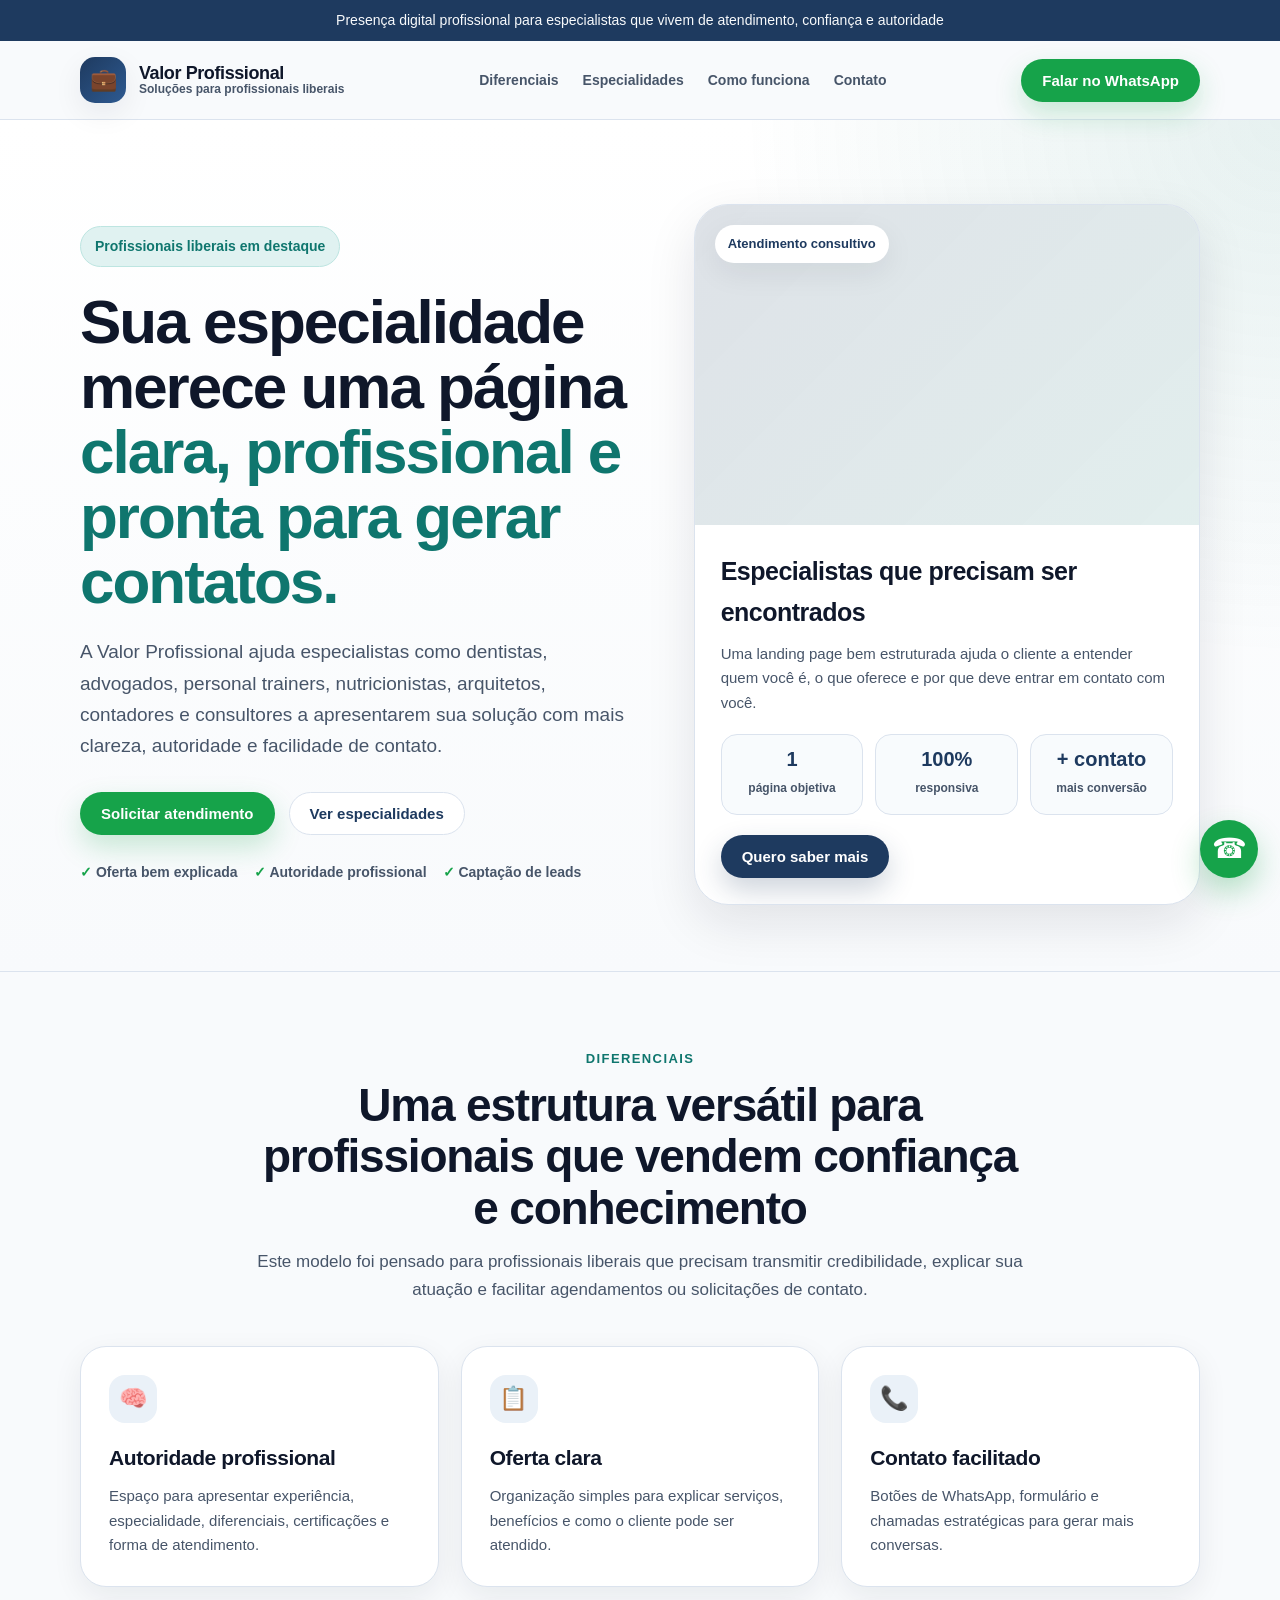
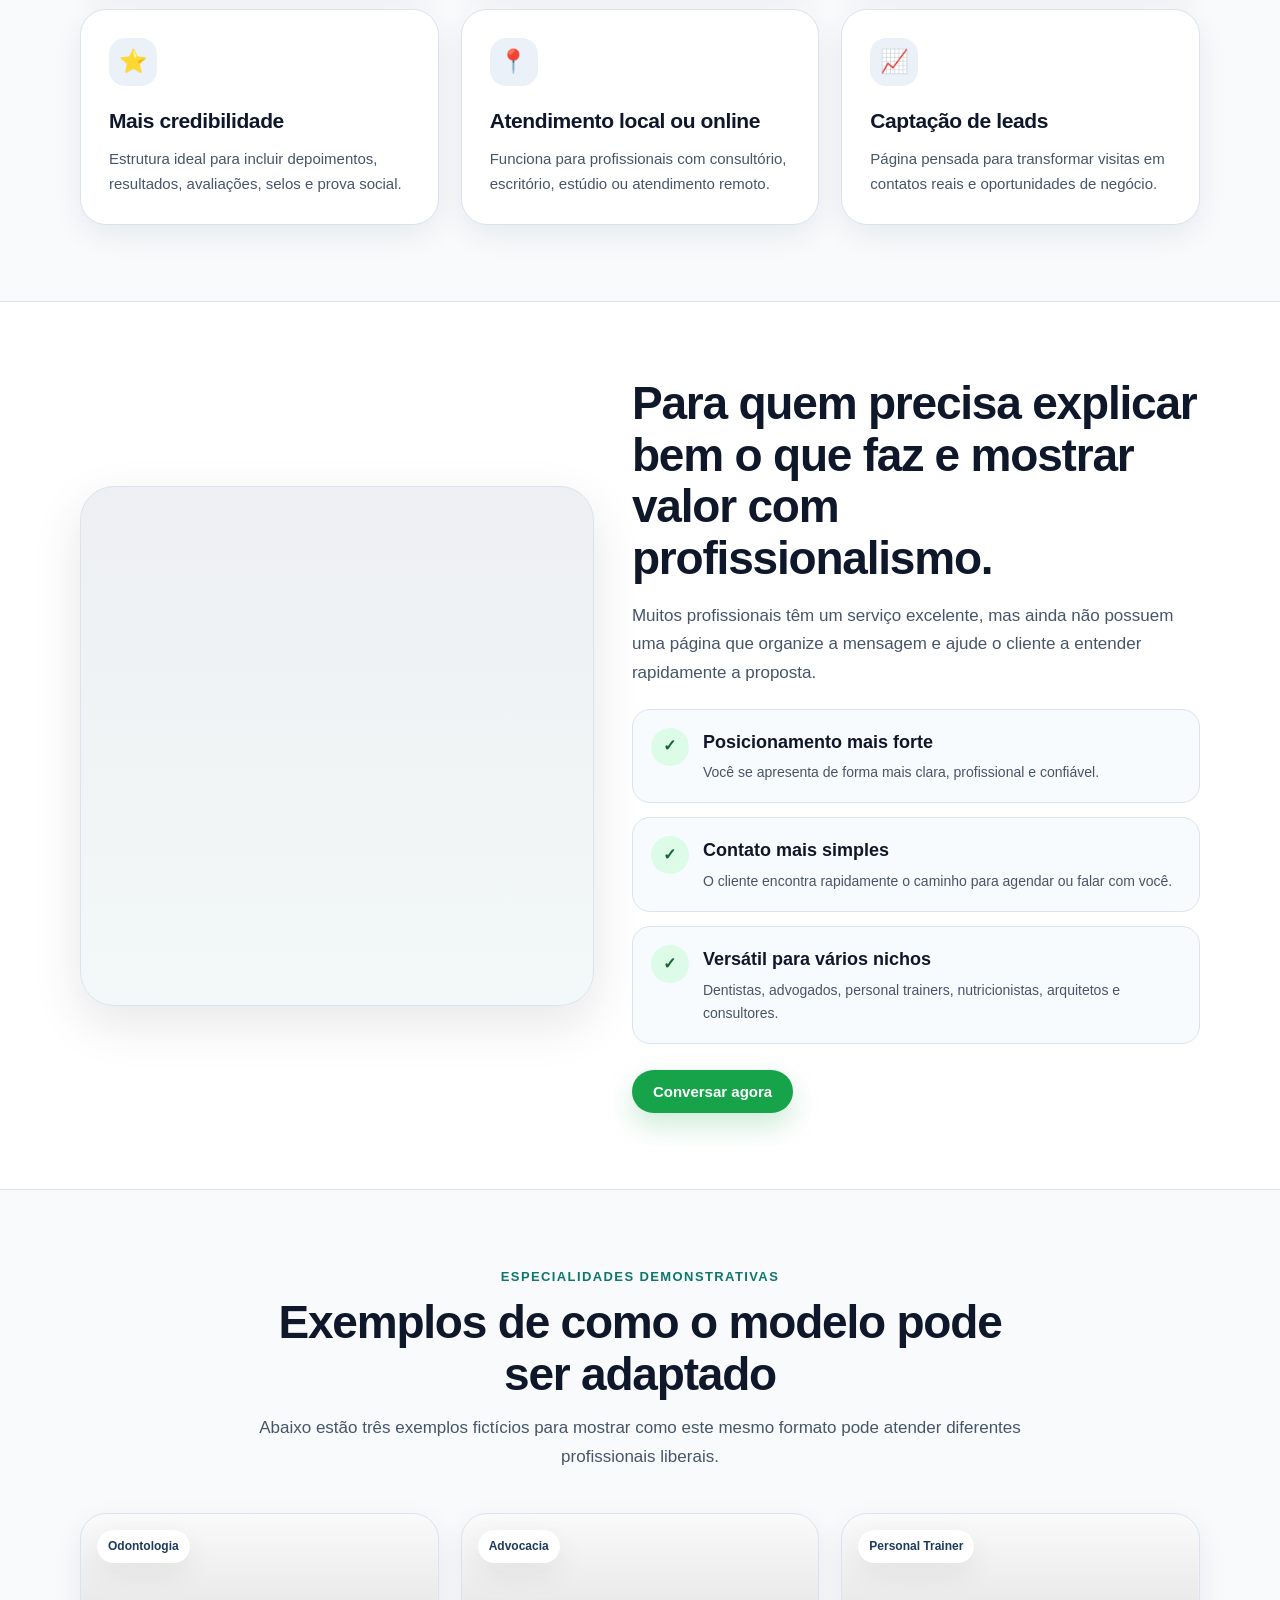
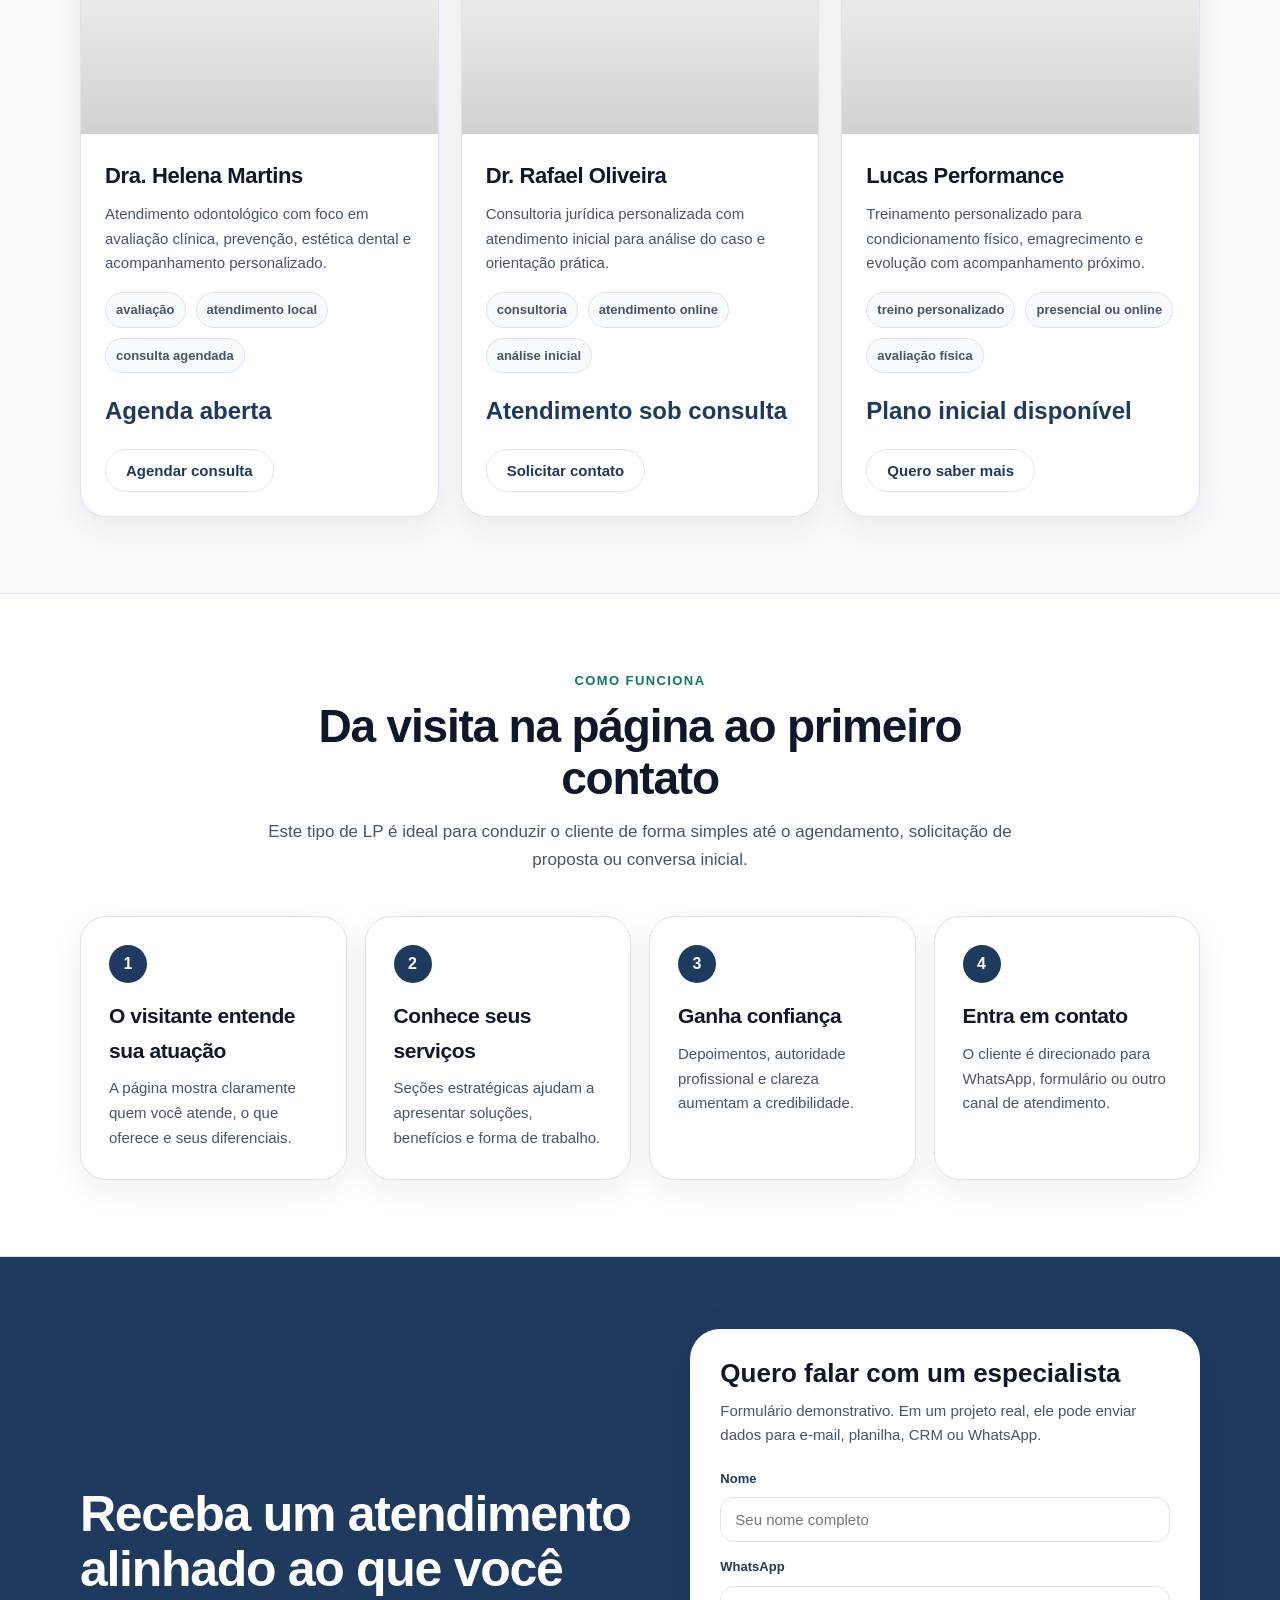
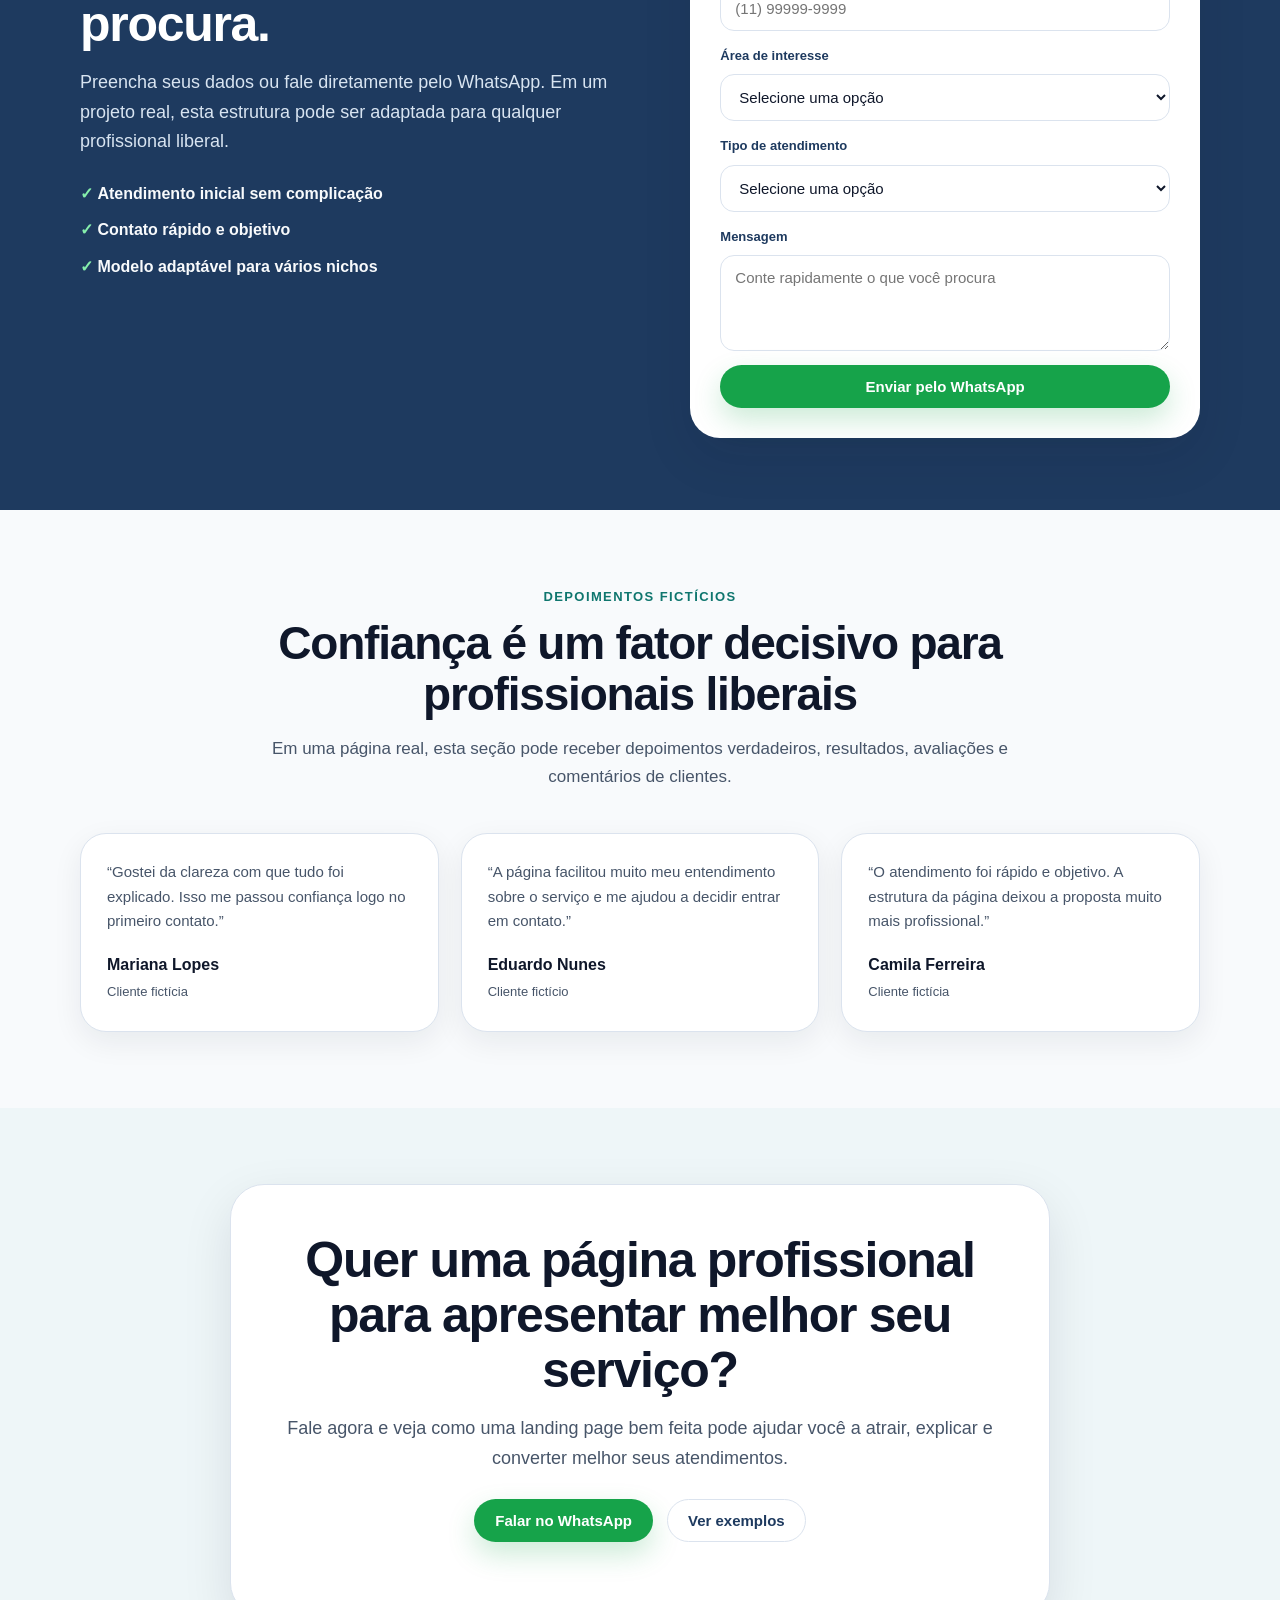
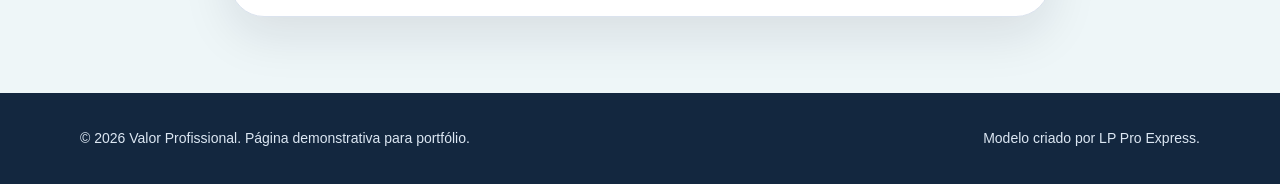
<file: demonstracoes/consultoria/index.html>
<!DOCTYPE html>
<html lang="pt-BR">
<head>
  <meta charset="UTF-8" />
  <meta name="viewport" content="width=device-width, initial-scale=1.0" />

  <title>Valor Profissional | Landing Page para Profissionais Liberais</title>

  <meta name="description" content="Landing page demonstrativa para profissionais liberais como dentistas, advogados, personal trainers, nutricionistas, arquitetos, contadores e consultores." />

  <style>
    :root {
      --bg: #f8fafc;
      --white: #ffffff;
      --text: #0f172a;
      --muted: #475569;
      --muted-2: #64748b;

      --primary: #1e3a5f;
      --primary-dark: #13273f;
      --primary-soft: #eaf1f8;

      --accent: #0f766e;
      --accent-soft: #e0f2f1;

      --gold: #b38a4a;
      --green: #16a34a;

      --border: #dbe3ee;
      --shadow: 0 18px 50px rgba(15, 23, 42, 0.10);
      --shadow-soft: 0 10px 30px rgba(15, 23, 42, 0.07);

      --radius: 26px;
      --container: 1120px;
    }

    * {
      margin: 0;
      padding: 0;
      box-sizing: border-box;
      scroll-behavior: smooth;
    }

    body {
      font-family: Arial, Helvetica, sans-serif;
      background: var(--bg);
      color: var(--text);
      line-height: 1.65;
    }

    a {
      text-decoration: none;
      color: inherit;
    }

    ul {
      list-style: none;
    }

    .container {
      width: min(var(--container), 92%);
      margin: 0 auto;
    }

    .topbar {
      background: var(--primary);
      color: #f8fafc;
      padding: 9px 0;
      font-size: 14px;
      text-align: center;
    }

    header {
      position: sticky;
      top: 0;
      z-index: 100;
      background: rgba(248, 250, 252, 0.94);
      backdrop-filter: blur(14px);
      border-bottom: 1px solid var(--border);
    }

    .navbar {
      height: 78px;
      display: flex;
      align-items: center;
      justify-content: space-between;
      gap: 24px;
    }

    .brand {
      display: flex;
      align-items: center;
      gap: 13px;
      font-weight: 900;
    }

    .brand-mark {
      width: 46px;
      height: 46px;
      border-radius: 15px;
      background: linear-gradient(135deg, var(--primary), #2e5a91);
      color: var(--white);
      display: flex;
      align-items: center;
      justify-content: center;
      font-size: 22px;
      box-shadow: var(--shadow-soft);
    }

    .brand-text {
      display: flex;
      flex-direction: column;
      line-height: 1.12;
    }

    .brand-text strong {
      font-size: 18px;
      letter-spacing: -0.4px;
    }

    .brand-text span {
      color: var(--muted);
      font-size: 12px;
      font-weight: 700;
    }

    .nav-links {
      display: flex;
      align-items: center;
      gap: 24px;
      color: var(--muted);
      font-size: 14px;
      font-weight: 700;
    }

    .nav-links a:hover {
      color: var(--primary);
    }

    .btn {
      display: inline-flex;
      align-items: center;
      justify-content: center;
      gap: 8px;
      border: 1px solid transparent;
      border-radius: 999px;
      padding: 13px 20px;
      font-weight: 900;
      font-size: 15px;
      line-height: 1;
      transition: 0.25s ease;
      cursor: pointer;
    }

    .btn-primary {
      background: var(--primary);
      color: var(--white);
      box-shadow: 0 12px 28px rgba(30, 58, 95, 0.22);
    }

    .btn-primary:hover {
      background: var(--primary-dark);
      transform: translateY(-2px);
    }

    .btn-whatsapp {
      background: var(--green);
      color: var(--white);
      box-shadow: 0 12px 28px rgba(22, 163, 74, 0.22);
    }

    .btn-whatsapp:hover {
      filter: brightness(0.96);
      transform: translateY(-2px);
    }

    .btn-outline {
      background: var(--white);
      color: var(--primary);
      border-color: var(--border);
    }

    .btn-outline:hover {
      border-color: var(--primary);
      transform: translateY(-2px);
    }

    .hero {
      padding: 84px 0 66px;
      background:
        radial-gradient(circle at top right, rgba(15, 118, 110, 0.10), transparent 35%),
        linear-gradient(180deg, #ffffff 0%, #f8fafc 100%);
      border-bottom: 1px solid var(--border);
    }

    .hero-grid {
      display: grid;
      grid-template-columns: 1.05fr 0.95fr;
      gap: 54px;
      align-items: center;
    }

    .eyebrow {
      display: inline-flex;
      align-items: center;
      gap: 8px;
      padding: 8px 14px;
      border-radius: 999px;
      background: var(--accent-soft);
      color: var(--accent);
      border: 1px solid #bde5e1;
      font-size: 14px;
      font-weight: 900;
      margin-bottom: 22px;
    }

    .hero h1 {
      font-size: clamp(38px, 5vw, 62px);
      line-height: 1.05;
      letter-spacing: -2px;
      margin-bottom: 22px;
    }

    .hero h1 span {
      color: var(--accent);
    }

    .hero p {
      color: var(--muted);
      font-size: 19px;
      max-width: 690px;
      margin-bottom: 30px;
    }

    .hero-actions {
      display: flex;
      flex-wrap: wrap;
      gap: 14px;
      margin-bottom: 26px;
    }

    .trust-list {
      display: flex;
      flex-wrap: wrap;
      gap: 16px;
      color: var(--muted);
      font-size: 14px;
      font-weight: 700;
    }

    .trust-list span::before {
      content: "✓ ";
      color: var(--green);
      font-weight: 900;
    }

    .hero-card {
      background: var(--white);
      border: 1px solid var(--border);
      border-radius: 34px;
      overflow: hidden;
      box-shadow: var(--shadow);
    }

    .hero-image {
      height: 320px;
      background:
        linear-gradient(135deg, rgba(30, 58, 95, 0.15), rgba(15, 118, 110, 0.12)),
        url("https://images.unsplash.com/photo-1552664730-d307ca884978?auto=format&fit=crop&w=1200&q=80");
      background-size: cover;
      background-position: center;
      position: relative;
    }

    .hero-tag {
      position: absolute;
      left: 20px;
      top: 20px;
      background: var(--white);
      color: var(--primary);
      border-radius: 999px;
      padding: 8px 13px;
      font-size: 13px;
      font-weight: 900;
      box-shadow: var(--shadow-soft);
    }

    .hero-card-body {
      padding: 26px;
    }

    .hero-card-body h3 {
      font-size: 25px;
      letter-spacing: -0.5px;
      margin-bottom: 8px;
    }

    .hero-card-body p {
      color: var(--muted);
      font-size: 15px;
      margin-bottom: 18px;
    }

    .mini-stats {
      display: grid;
      grid-template-columns: repeat(3, 1fr);
      gap: 12px;
      margin-bottom: 20px;
    }

    .mini-stat {
      background: #f8fbfd;
      border: 1px solid var(--border);
      border-radius: 16px;
      padding: 14px;
      text-align: center;
    }

    .mini-stat strong {
      display: block;
      font-size: 20px;
      line-height: 1;
      margin-bottom: 5px;
      color: var(--primary);
    }

    .mini-stat span {
      color: var(--muted);
      font-size: 12px;
      font-weight: 700;
    }

    section {
      padding: 76px 0;
    }

    .section-title {
      max-width: 780px;
      margin: 0 auto 42px;
      text-align: center;
    }

    .section-title .small {
      color: var(--accent);
      font-size: 13px;
      text-transform: uppercase;
      letter-spacing: 1.4px;
      font-weight: 900;
      margin-bottom: 10px;
    }

    .section-title h2 {
      font-size: clamp(30px, 4vw, 46px);
      line-height: 1.12;
      letter-spacing: -1.2px;
      margin-bottom: 14px;
    }

    .section-title p {
      color: var(--muted);
      font-size: 17px;
    }

    .grid-3 {
      display: grid;
      grid-template-columns: repeat(3, 1fr);
      gap: 22px;
    }

    .grid-4 {
      display: grid;
      grid-template-columns: repeat(4, 1fr);
      gap: 18px;
    }

    .card {
      background: var(--white);
      border: 1px solid var(--border);
      border-radius: var(--radius);
      padding: 28px;
      box-shadow: var(--shadow-soft);
      transition: 0.25s ease;
    }

    .card:hover {
      transform: translateY(-4px);
      box-shadow: var(--shadow);
    }

    .icon {
      width: 48px;
      height: 48px;
      background: var(--primary-soft);
      color: var(--primary);
      border-radius: 16px;
      display: flex;
      align-items: center;
      justify-content: center;
      font-size: 23px;
      margin-bottom: 18px;
    }

    .card h3 {
      font-size: 21px;
      margin-bottom: 8px;
      letter-spacing: -0.4px;
    }

    .card p {
      color: var(--muted);
      font-size: 15px;
    }

    .highlight {
      background: var(--white);
      border-top: 1px solid var(--border);
      border-bottom: 1px solid var(--border);
    }

    .showcase-grid {
      display: grid;
      grid-template-columns: 0.95fr 1.05fr;
      gap: 38px;
      align-items: center;
    }

    .showcase-image {
      min-height: 520px;
      border-radius: 34px;
      background:
        linear-gradient(180deg, rgba(30, 58, 95, 0.08), rgba(15, 118, 110, 0.05)),
        url("https://images.unsplash.com/photo-1517048676732-d65bc937f952?auto=format&fit=crop&w=1200&q=80");
      background-size: cover;
      background-position: center;
      box-shadow: var(--shadow);
      border: 1px solid var(--border);
    }

    .showcase-content h2 {
      font-size: clamp(30px, 4vw, 46px);
      line-height: 1.12;
      letter-spacing: -1.2px;
      margin-bottom: 18px;
    }

    .showcase-content p {
      color: var(--muted);
      font-size: 17px;
      margin-bottom: 22px;
    }

    .feature-list {
      display: grid;
      gap: 14px;
      margin-bottom: 26px;
    }

    .feature-item {
      display: grid;
      grid-template-columns: 38px 1fr;
      gap: 14px;
      align-items: start;
      background: #f8fbfd;
      border: 1px solid var(--border);
      border-radius: 18px;
      padding: 18px;
    }

    .check {
      width: 38px;
      height: 38px;
      border-radius: 999px;
      background: #dcfce7;
      color: #166534;
      display: flex;
      align-items: center;
      justify-content: center;
      font-weight: 900;
    }

    .feature-item h3 {
      font-size: 18px;
      margin-bottom: 4px;
    }

    .feature-item p {
      color: var(--muted);
      font-size: 14px;
      margin: 0;
    }

    .service-card {
      padding: 0;
      overflow: hidden;
    }

    .service-cover {
      height: 220px;
      background-size: cover;
      background-position: center;
      position: relative;
    }

    .cover-1 {
      background-image:
        linear-gradient(180deg, rgba(0,0,0,0.02), rgba(0,0,0,0.18)),
        url("https://images.unsplash.com/photo-1629909613654-28e377c37b09?auto=format&fit=crop&w=900&q=80");
    }

    .cover-2 {
      background-image:
        linear-gradient(180deg, rgba(0,0,0,0.02), rgba(0,0,0,0.18)),
        url("https://images.unsplash.com/photo-1589829545856-d10d557cf95f?auto=format&fit=crop&w=900&q=80");
    }

    .cover-3 {
      background-image:
        linear-gradient(180deg, rgba(0,0,0,0.02), rgba(0,0,0,0.18)),
        url("https://images.unsplash.com/photo-1517836357463-d25dfeac3438?auto=format&fit=crop&w=900&q=80");
    }

    .badge {
      position: absolute;
      top: 16px;
      left: 16px;
      background: var(--white);
      color: var(--primary);
      font-size: 12px;
      font-weight: 900;
      border-radius: 999px;
      padding: 7px 11px;
      box-shadow: var(--shadow-soft);
    }

    .service-info {
      padding: 24px;
    }

    .service-info h3 {
      font-size: 22px;
      margin-bottom: 8px;
    }

    .service-info p {
      color: var(--muted);
      font-size: 15px;
      margin-bottom: 16px;
    }

    .info-row {
      display: flex;
      flex-wrap: wrap;
      gap: 10px;
      margin-bottom: 18px;
    }

    .info-row span {
      background: #f8fbfd;
      border: 1px solid var(--border);
      border-radius: 999px;
      padding: 6px 10px;
      font-size: 13px;
      font-weight: 800;
      color: var(--muted);
    }

    .price {
      font-size: 24px;
      font-weight: 900;
      color: var(--primary);
      margin-bottom: 18px;
    }

    .step-number {
      width: 38px;
      height: 38px;
      border-radius: 999px;
      background: var(--primary);
      color: var(--white);
      display: flex;
      align-items: center;
      justify-content: center;
      font-weight: 900;
      margin-bottom: 16px;
    }

    .lead-section {
      padding: 0;
      background: var(--primary);
      color: var(--white);
    }

    .lead-grid {
      display: grid;
      grid-template-columns: 1fr 0.9fr;
      gap: 44px;
      align-items: center;
      padding: 72px 0;
    }

    .lead-content h2 {
      font-size: clamp(32px, 4vw, 50px);
      line-height: 1.1;
      letter-spacing: -1.3px;
      margin-bottom: 16px;
    }

    .lead-content p {
      color: #d8e4f1;
      font-size: 18px;
      margin-bottom: 24px;
    }

    .lead-points {
      display: grid;
      gap: 10px;
      color: #f8fafc;
      font-weight: 700;
    }

    .lead-points span::before {
      content: "✓ ";
      color: #86efac;
      font-weight: 900;
    }

    .form-card {
      background: var(--white);
      color: var(--text);
      border-radius: 30px;
      padding: 30px;
      box-shadow: var(--shadow);
    }

    .form-card h3 {
      font-size: 26px;
      line-height: 1.15;
      margin-bottom: 10px;
    }

    .form-card p {
      color: var(--muted);
      font-size: 15px;
      margin-bottom: 20px;
    }

    .form-group {
      display: grid;
      gap: 8px;
      margin-bottom: 14px;
    }

    .form-group label {
      font-size: 13px;
      font-weight: 900;
      color: var(--primary);
    }

    .form-group input,
    .form-group select,
    .form-group textarea {
      width: 100%;
      border: 1px solid var(--border);
      border-radius: 14px;
      padding: 13px 14px;
      font-family: inherit;
      font-size: 15px;
      outline: none;
      background: #fff;
      color: var(--text);
    }

    .form-group input:focus,
    .form-group select:focus,
    .form-group textarea:focus {
      border-color: var(--accent);
      box-shadow: 0 0 0 4px rgba(15, 118, 110, 0.10);
    }

    .form-group textarea {
      min-height: 96px;
      resize: vertical;
    }

    .testimonial {
      background: var(--white);
      border: 1px solid var(--border);
      border-radius: var(--radius);
      padding: 26px;
      box-shadow: var(--shadow-soft);
    }

    .testimonial p {
      color: var(--muted);
      font-size: 15px;
      margin-bottom: 18px;
    }

    .testimonial strong {
      display: block;
      font-size: 16px;
    }

    .testimonial span {
      color: var(--muted);
      font-size: 13px;
    }

    .final-cta {
      background: #eef6f8;
      text-align: center;
    }

    .final-box {
      max-width: 820px;
      margin: 0 auto;
      background: var(--white);
      border: 1px solid var(--border);
      border-radius: 34px;
      padding: 48px 28px;
      box-shadow: var(--shadow);
    }

    .final-box h2 {
      font-size: clamp(32px, 4vw, 50px);
      line-height: 1.1;
      letter-spacing: -1.3px;
      margin-bottom: 16px;
    }

    .final-box p {
      color: var(--muted);
      font-size: 18px;
      margin-bottom: 26px;
    }

    footer {
      background: var(--primary-dark);
      color: #dce7f3;
      padding: 34px 0;
      font-size: 14px;
    }

    .footer-content {
      display: flex;
      justify-content: space-between;
      gap: 20px;
      flex-wrap: wrap;
    }

    .whatsapp-float {
      position: fixed;
      right: 22px;
      bottom: 22px;
      width: 58px;
      height: 58px;
      border-radius: 999px;
      background: var(--green);
      color: var(--white);
      display: flex;
      align-items: center;
      justify-content: center;
      font-size: 28px;
      box-shadow: 0 14px 30px rgba(22, 163, 74, 0.30);
      z-index: 999;
      transition: 0.25s ease;
    }

    .whatsapp-float:hover {
      transform: translateY(-3px) scale(1.04);
    }

    @media (max-width: 980px) {
      .nav-links {
        display: none;
      }

      .hero-grid,
      .showcase-grid,
      .lead-grid {
        grid-template-columns: 1fr;
      }

      .grid-3 {
        grid-template-columns: 1fr;
      }

      .grid-4 {
        grid-template-columns: repeat(2, 1fr);
      }

      .showcase-image {
        min-height: 360px;
      }
    }

    @media (max-width: 640px) {
      .navbar {
        height: auto;
        padding: 16px 0;
      }

      .navbar .btn {
        display: none;
      }

      .hero {
        padding: 56px 0 46px;
      }

      .hero h1 {
        letter-spacing: -1.3px;
      }

      .hero-actions {
        flex-direction: column;
      }

      .btn {
        width: 100%;
      }

      .mini-stats,
      .grid-4 {
        grid-template-columns: 1fr;
      }

      .lead-grid {
        padding: 56px 0;
      }

      .footer-content {
        flex-direction: column;
      }
    }
  </style>
</head>

<body>

  <!--
    =====================================================
    MODELO DEMONSTRATIVO - PROFISSIONAIS LIBERAIS
    =====================================================

    ONDE ALTERAR:

    1. WhatsApp:
    procure por:
    https://wa.me/5511999999999

    troque pelo número real no formato:
    https://wa.me/55DDDNUMERO

    Exemplo:
    https://wa.me/5511977772809

    2. Nome fictício:
    procure por:
    Valor Profissional

    3. Nichos:
    este modelo pode ser adaptado para:
    dentistas, advogados, personal trainers, nutricionistas,
    arquitetos, contadores, fisioterapeutas, consultores etc.

    4. Imagens:
    as imagens estão usando links externos para fins demonstrativos.
    Depois você pode trocar por fotos reais do cliente.

    5. Formulário:
    este formulário é visual.
    Para funcionar, integre com Netlify Forms, Formspree, Tally,
    Google Forms ou envie direto para WhatsApp.
  -->

  <div class="topbar">
    <div class="container">
      Presença digital profissional para especialistas que vivem de atendimento, confiança e autoridade
    </div>
  </div>

  <header>
    <div class="container navbar">
      <a href="#" class="brand">
        <div class="brand-mark">💼</div>
        <div class="brand-text">
          <strong>Valor Profissional</strong>
          <span>Soluções para profissionais liberais</span>
        </div>
      </a>

      <nav class="nav-links">
        <a href="#beneficios">Diferenciais</a>
        <a href="#especialidades">Especialidades</a>
        <a href="#processo">Como funciona</a>
        <a href="#contato">Contato</a>
      </nav>

      <a class="btn btn-whatsapp" href="https://wa.me/5511999999999?text=Olá,%20quero%20mais%20informações%20sobre%20o%20atendimento." target="_blank">
        Falar no WhatsApp
      </a>
    </div>
  </header>

  <main>

    <section class="hero">
      <div class="container hero-grid">

        <div>
          <div class="eyebrow">Profissionais liberais em destaque</div>

          <h1>
            Sua especialidade merece uma página <span>clara, profissional e pronta para gerar contatos.</span>
          </h1>

          <p>
            A Valor Profissional ajuda especialistas como dentistas, advogados, personal trainers,
            nutricionistas, arquitetos, contadores e consultores a apresentarem sua solução com mais clareza,
            autoridade e facilidade de contato.
          </p>

          <div class="hero-actions">
            <a class="btn btn-whatsapp" href="https://wa.me/5511999999999?text=Olá,%20quero%20agendar%20um%20atendimento%20ou%20tirar%20dúvidas." target="_blank">
              Solicitar atendimento
            </a>

            <a class="btn btn-outline" href="#especialidades">
              Ver especialidades
            </a>
          </div>

          <div class="trust-list">
            <span>Oferta bem explicada</span>
            <span>Autoridade profissional</span>
            <span>Captação de leads</span>
          </div>
        </div>

        <div class="hero-card">
          <div class="hero-image">
            <div class="hero-tag">Atendimento consultivo</div>
          </div>

          <div class="hero-card-body">
            <h3>Especialistas que precisam ser encontrados</h3>
            <p>
              Uma landing page bem estruturada ajuda o cliente a entender quem você é,
              o que oferece e por que deve entrar em contato com você.
            </p>

            <div class="mini-stats">
              <div class="mini-stat">
                <strong>1</strong>
                <span>página objetiva</span>
              </div>

              <div class="mini-stat">
                <strong>100%</strong>
                <span>responsiva</span>
              </div>

              <div class="mini-stat">
                <strong>+ contato</strong>
                <span>mais conversão</span>
              </div>
            </div>

            <a class="btn btn-primary" href="#contato">
              Quero saber mais
            </a>
          </div>
        </div>

      </div>
    </section>

    <section id="beneficios">
      <div class="container">

        <div class="section-title">
          <div class="small">Diferenciais</div>
          <h2>Uma estrutura versátil para profissionais que vendem confiança e conhecimento</h2>
          <p>
            Este modelo foi pensado para profissionais liberais que precisam transmitir credibilidade,
            explicar sua atuação e facilitar agendamentos ou solicitações de contato.
          </p>
        </div>

        <div class="grid-3">

          <div class="card">
            <div class="icon">🧠</div>
            <h3>Autoridade profissional</h3>
            <p>
              Espaço para apresentar experiência, especialidade, diferenciais, certificações e forma de atendimento.
            </p>
          </div>

          <div class="card">
            <div class="icon">📋</div>
            <h3>Oferta clara</h3>
            <p>
              Organização simples para explicar serviços, benefícios e como o cliente pode ser atendido.
            </p>
          </div>

          <div class="card">
            <div class="icon">📞</div>
            <h3>Contato facilitado</h3>
            <p>
              Botões de WhatsApp, formulário e chamadas estratégicas para gerar mais conversas.
            </p>
          </div>

          <div class="card">
            <div class="icon">⭐</div>
            <h3>Mais credibilidade</h3>
            <p>
              Estrutura ideal para incluir depoimentos, resultados, avaliações, selos e prova social.
            </p>
          </div>

          <div class="card">
            <div class="icon">📍</div>
            <h3>Atendimento local ou online</h3>
            <p>
              Funciona para profissionais com consultório, escritório, estúdio ou atendimento remoto.
            </p>
          </div>

          <div class="card">
            <div class="icon">📈</div>
            <h3>Captação de leads</h3>
            <p>
              Página pensada para transformar visitas em contatos reais e oportunidades de negócio.
            </p>
          </div>

        </div>

      </div>
    </section>

    <section class="highlight">
      <div class="container showcase-grid">

        <div class="showcase-image"></div>

        <div class="showcase-content">
          <h2>Para quem precisa explicar bem o que faz e mostrar valor com profissionalismo.</h2>

          <p>
            Muitos profissionais têm um serviço excelente, mas ainda não possuem uma página
            que organize a mensagem e ajude o cliente a entender rapidamente a proposta.
          </p>

          <div class="feature-list">

            <div class="feature-item">
              <div class="check">✓</div>
              <div>
                <h3>Posicionamento mais forte</h3>
                <p>Você se apresenta de forma mais clara, profissional e confiável.</p>
              </div>
            </div>

            <div class="feature-item">
              <div class="check">✓</div>
              <div>
                <h3>Contato mais simples</h3>
                <p>O cliente encontra rapidamente o caminho para agendar ou falar com você.</p>
              </div>
            </div>

            <div class="feature-item">
              <div class="check">✓</div>
              <div>
                <h3>Versátil para vários nichos</h3>
                <p>Dentistas, advogados, personal trainers, nutricionistas, arquitetos e consultores.</p>
              </div>
            </div>

          </div>

          <a class="btn btn-whatsapp" href="https://wa.me/5511999999999?text=Olá,%20quero%20entender%20melhor%20como%20funciona%20o%20atendimento." target="_blank">
            Conversar agora
          </a>
        </div>

      </div>
    </section>

    <section id="especialidades">
      <div class="container">

        <div class="section-title">
          <div class="small">Especialidades demonstrativas</div>
          <h2>Exemplos de como o modelo pode ser adaptado</h2>
          <p>
            Abaixo estão três exemplos fictícios para mostrar como este mesmo formato pode atender
            diferentes profissionais liberais.
          </p>
        </div>

        <div class="grid-3">

          <article class="card service-card">
            <div class="service-cover cover-1">
              <div class="badge">Odontologia</div>
            </div>

            <div class="service-info">
              <h3>Dra. Helena Martins</h3>
              <p>
                Atendimento odontológico com foco em avaliação clínica, prevenção, estética dental e acompanhamento personalizado.
              </p>

              <div class="info-row">
                <span>avaliação</span>
                <span>atendimento local</span>
                <span>consulta agendada</span>
              </div>

              <div class="price">Agenda aberta</div>

              <a class="btn btn-outline" href="https://wa.me/5511999999999?text=Olá,%20tenho%20interesse%20em%20agendar%20uma%20consulta%20odontológica." target="_blank">
                Agendar consulta
              </a>
            </div>
          </article>

          <article class="card service-card">
            <div class="service-cover cover-2">
              <div class="badge">Advocacia</div>
            </div>

            <div class="service-info">
              <h3>Dr. Rafael Oliveira</h3>
              <p>
                Consultoria jurídica personalizada com atendimento inicial para análise do caso e orientação prática.
              </p>

              <div class="info-row">
                <span>consultoria</span>
                <span>atendimento online</span>
                <span>análise inicial</span>
              </div>

              <div class="price">Atendimento sob consulta</div>

              <a class="btn btn-outline" href="https://wa.me/5511999999999?text=Olá,%20quero%20falar%20sobre%20uma%20consultoria%20jurídica." target="_blank">
                Solicitar contato
              </a>
            </div>
          </article>

          <article class="card service-card">
            <div class="service-cover cover-3">
              <div class="badge">Personal Trainer</div>
            </div>

            <div class="service-info">
              <h3>Lucas Performance</h3>
              <p>
                Treinamento personalizado para condicionamento físico, emagrecimento e evolução com acompanhamento próximo.
              </p>

              <div class="info-row">
                <span>treino personalizado</span>
                <span>presencial ou online</span>
                <span>avaliação física</span>
              </div>

              <div class="price">Plano inicial disponível</div>

              <a class="btn btn-outline" href="https://wa.me/5511999999999?text=Olá,%20tenho%20interesse%20em%20uma%20avaliação%20com%20personal." target="_blank">
                Quero saber mais
              </a>
            </div>
          </article>

        </div>

      </div>
    </section>

    <section id="processo" class="highlight">
      <div class="container">

        <div class="section-title">
          <div class="small">Como funciona</div>
          <h2>Da visita na página ao primeiro contato</h2>
          <p>
            Este tipo de LP é ideal para conduzir o cliente de forma simples até o agendamento,
            solicitação de proposta ou conversa inicial.
          </p>
        </div>

        <div class="grid-4">

          <div class="card">
            <div class="step-number">1</div>
            <h3>O visitante entende sua atuação</h3>
            <p>
              A página mostra claramente quem você atende, o que oferece e seus diferenciais.
            </p>
          </div>

          <div class="card">
            <div class="step-number">2</div>
            <h3>Conhece seus serviços</h3>
            <p>
              Seções estratégicas ajudam a apresentar soluções, benefícios e forma de trabalho.
            </p>
          </div>

          <div class="card">
            <div class="step-number">3</div>
            <h3>Ganha confiança</h3>
            <p>
              Depoimentos, autoridade profissional e clareza aumentam a credibilidade.
            </p>
          </div>

          <div class="card">
            <div class="step-number">4</div>
            <h3>Entra em contato</h3>
            <p>
              O cliente é direcionado para WhatsApp, formulário ou outro canal de atendimento.
            </p>
          </div>

        </div>

      </div>
    </section>

    <section id="contato" class="lead-section">
      <div class="container lead-grid">

        <div class="lead-content">
          <h2>Receba um atendimento alinhado ao que você procura.</h2>

          <p>
            Preencha seus dados ou fale diretamente pelo WhatsApp. Em um projeto real,
            esta estrutura pode ser adaptada para qualquer profissional liberal.
          </p>

          <div class="lead-points">
            <span>Atendimento inicial sem complicação</span>
            <span>Contato rápido e objetivo</span>
            <span>Modelo adaptável para vários nichos</span>
          </div>
        </div>

        <div class="form-card">
          <h3>Quero falar com um especialista</h3>
          <p>
            Formulário demonstrativo. Em um projeto real, ele pode enviar dados para e-mail,
            planilha, CRM ou WhatsApp.
          </p>

          <form>
            <div class="form-group">
              <label>Nome</label>
              <input type="text" placeholder="Seu nome completo" />
            </div>

            <div class="form-group">
              <label>WhatsApp</label>
              <input type="tel" placeholder="(11) 99999-9999" />
            </div>

            <div class="form-group">
              <label>Área de interesse</label>
              <select>
                <option>Selecione uma opção</option>
                <option>Odontologia</option>
                <option>Advocacia</option>
                <option>Personal trainer</option>
                <option>Nutrição</option>
                <option>Arquitetura</option>
                <option>Contabilidade</option>
                <option>Consultoria</option>
                <option>Outro serviço profissional</option>
              </select>
            </div>

            <div class="form-group">
              <label>Tipo de atendimento</label>
              <select>
                <option>Selecione uma opção</option>
                <option>Presencial</option>
                <option>Online</option>
                <option>Tanto faz</option>
              </select>
            </div>

            <div class="form-group">
              <label>Mensagem</label>
              <textarea placeholder="Conte rapidamente o que você procura"></textarea>
            </div>

            <a class="btn btn-whatsapp" style="width: 100%;" href="https://wa.me/5511999999999?text=Olá,%20quero%20mais%20informações%20sobre%20o%20atendimento." target="_blank">
              Enviar pelo WhatsApp
            </a>
          </form>
        </div>

      </div>
    </section>

    <section>
      <div class="container">

        <div class="section-title">
          <div class="small">Depoimentos fictícios</div>
          <h2>Confiança é um fator decisivo para profissionais liberais</h2>
          <p>
            Em uma página real, esta seção pode receber depoimentos verdadeiros, resultados,
            avaliações e comentários de clientes.
          </p>
        </div>

        <div class="grid-3">

          <div class="testimonial">
            <p>
              “Gostei da clareza com que tudo foi explicado. Isso me passou confiança logo no primeiro contato.”
            </p>
            <strong>Mariana Lopes</strong>
            <span>Cliente fictícia</span>
          </div>

          <div class="testimonial">
            <p>
              “A página facilitou muito meu entendimento sobre o serviço e me ajudou a decidir entrar em contato.”
            </p>
            <strong>Eduardo Nunes</strong>
            <span>Cliente fictício</span>
          </div>

          <div class="testimonial">
            <p>
              “O atendimento foi rápido e objetivo. A estrutura da página deixou a proposta muito mais profissional.”
            </p>
            <strong>Camila Ferreira</strong>
            <span>Cliente fictícia</span>
          </div>

        </div>

      </div>
    </section>

    <section class="final-cta">
      <div class="container">
        <div class="final-box">
          <h2>Quer uma página profissional para apresentar melhor seu serviço?</h2>

          <p>
            Fale agora e veja como uma landing page bem feita pode ajudar você a atrair,
            explicar e converter melhor seus atendimentos.
          </p>

          <div class="hero-actions" style="justify-content: center;">
            <a class="btn btn-whatsapp" href="https://wa.me/5511999999999?text=Olá,%20quero%20mais%20informações%20sobre%20essa%20landing%20page." target="_blank">
              Falar no WhatsApp
            </a>

            <a class="btn btn-outline" href="#especialidades">
              Ver exemplos
            </a>
          </div>
        </div>
      </div>
    </section>

  </main>

  <footer>
    <div class="container footer-content">
      <p>© 2026 Valor Profissional. Página demonstrativa para portfólio.</p>
      <p>Modelo criado por LP Pro Express.</p>
    </div>
  </footer>

  <a class="whatsapp-float" href="https://wa.me/5511999999999?text=Olá,%20quero%20mais%20informações." target="_blank" aria-label="Falar pelo WhatsApp">
    ☎
  </a>

</body>
</html>
</file>
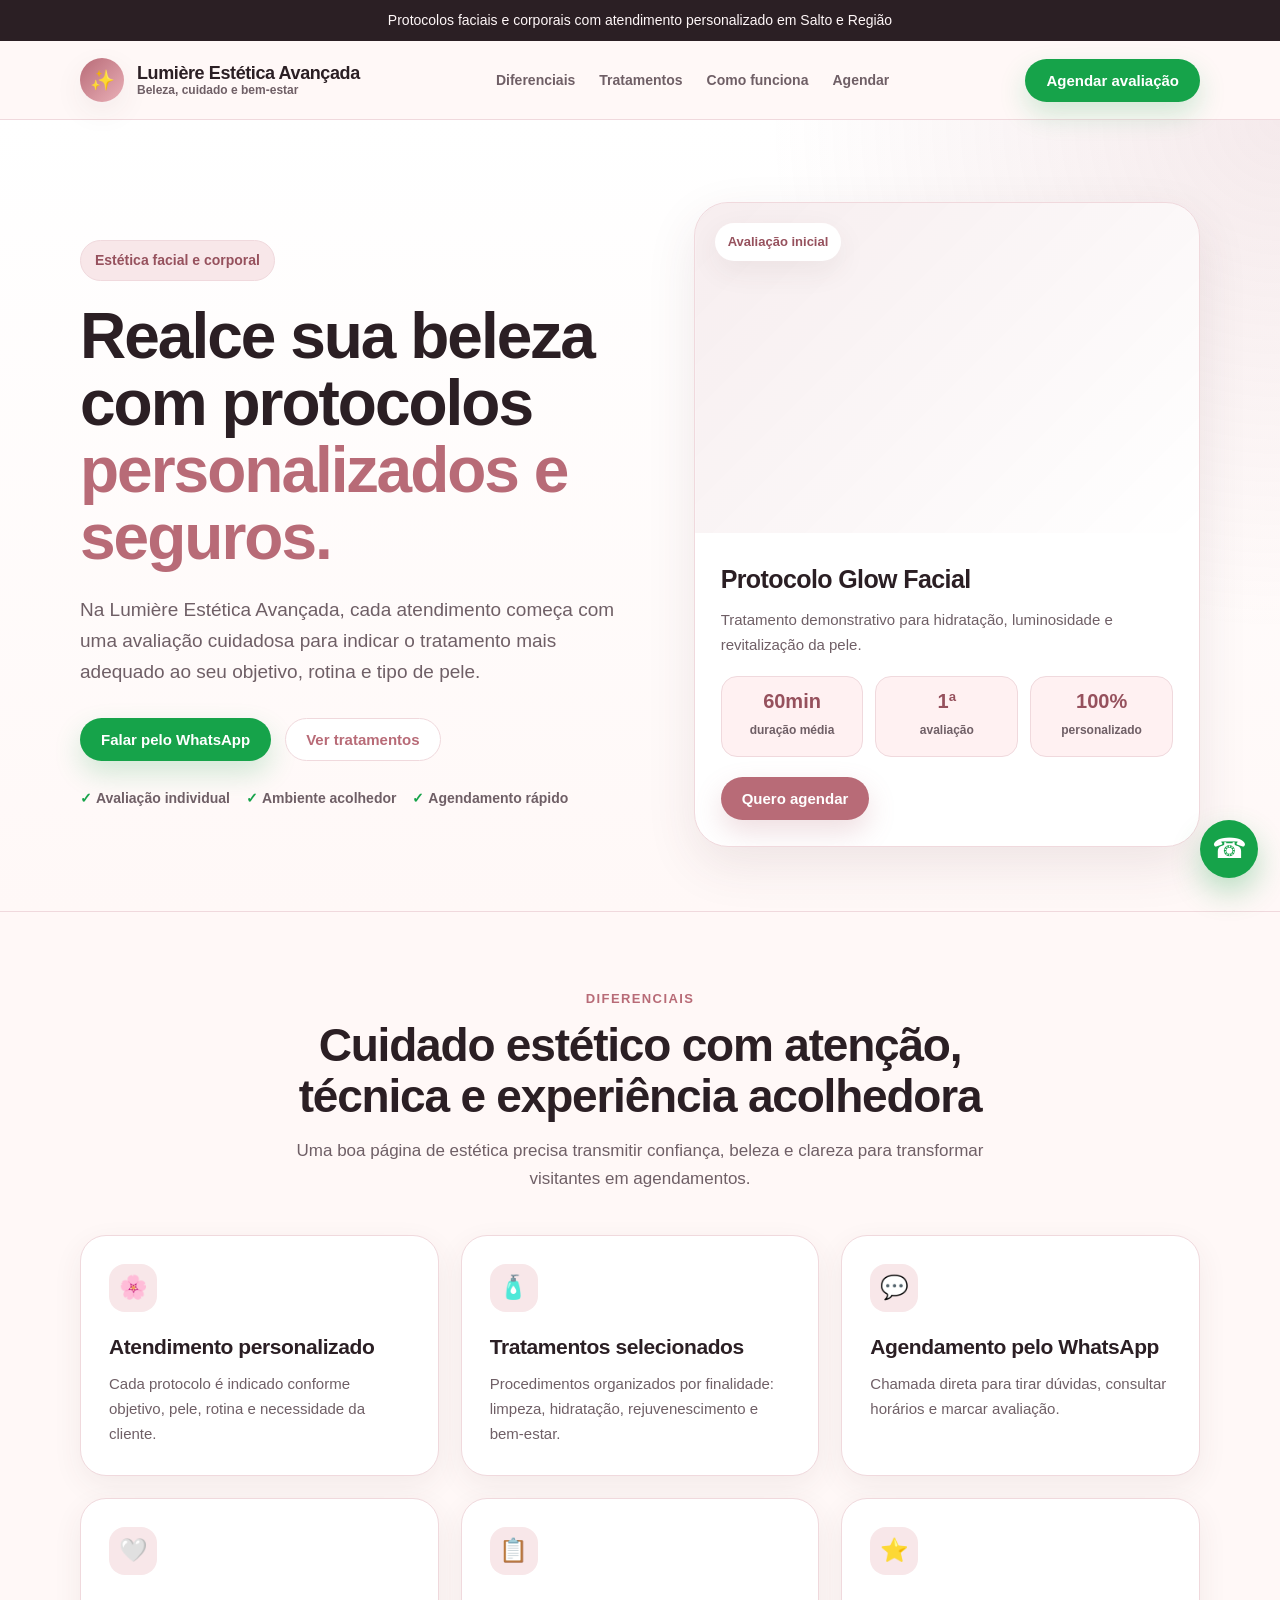
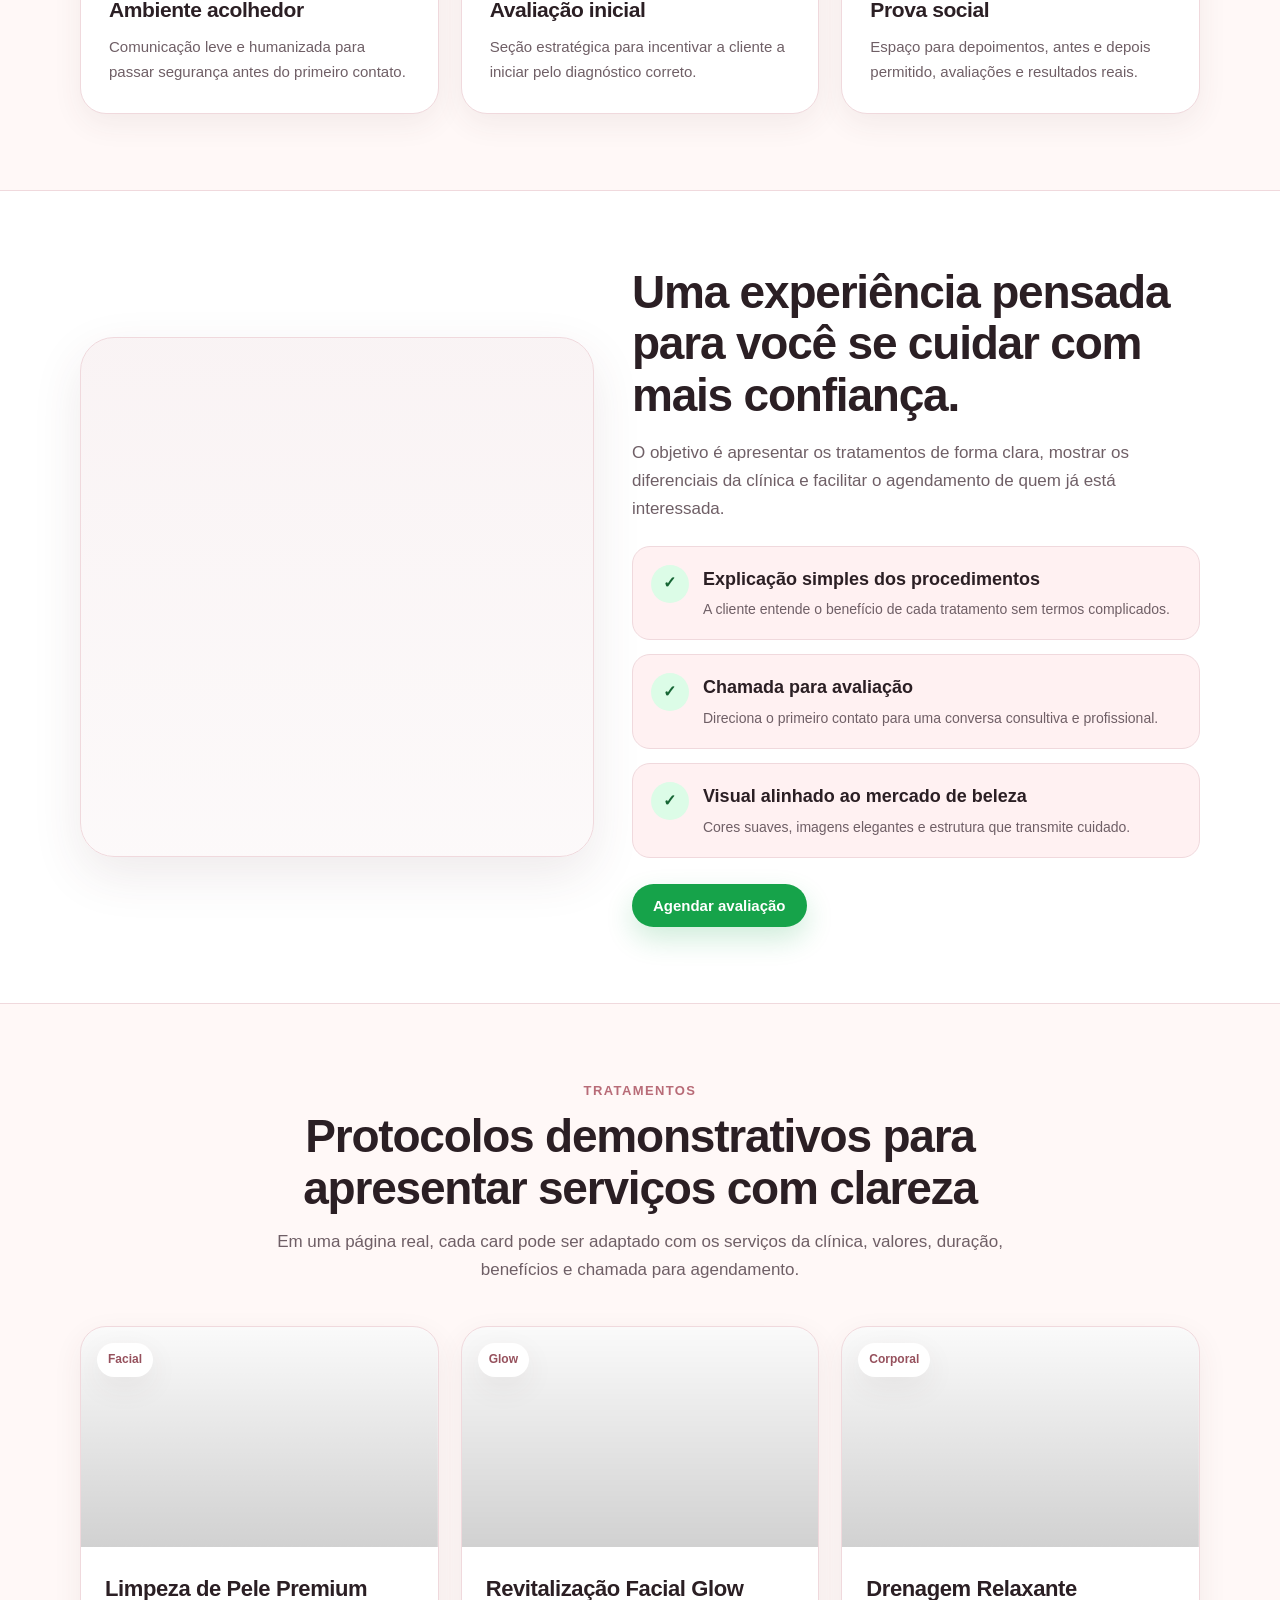
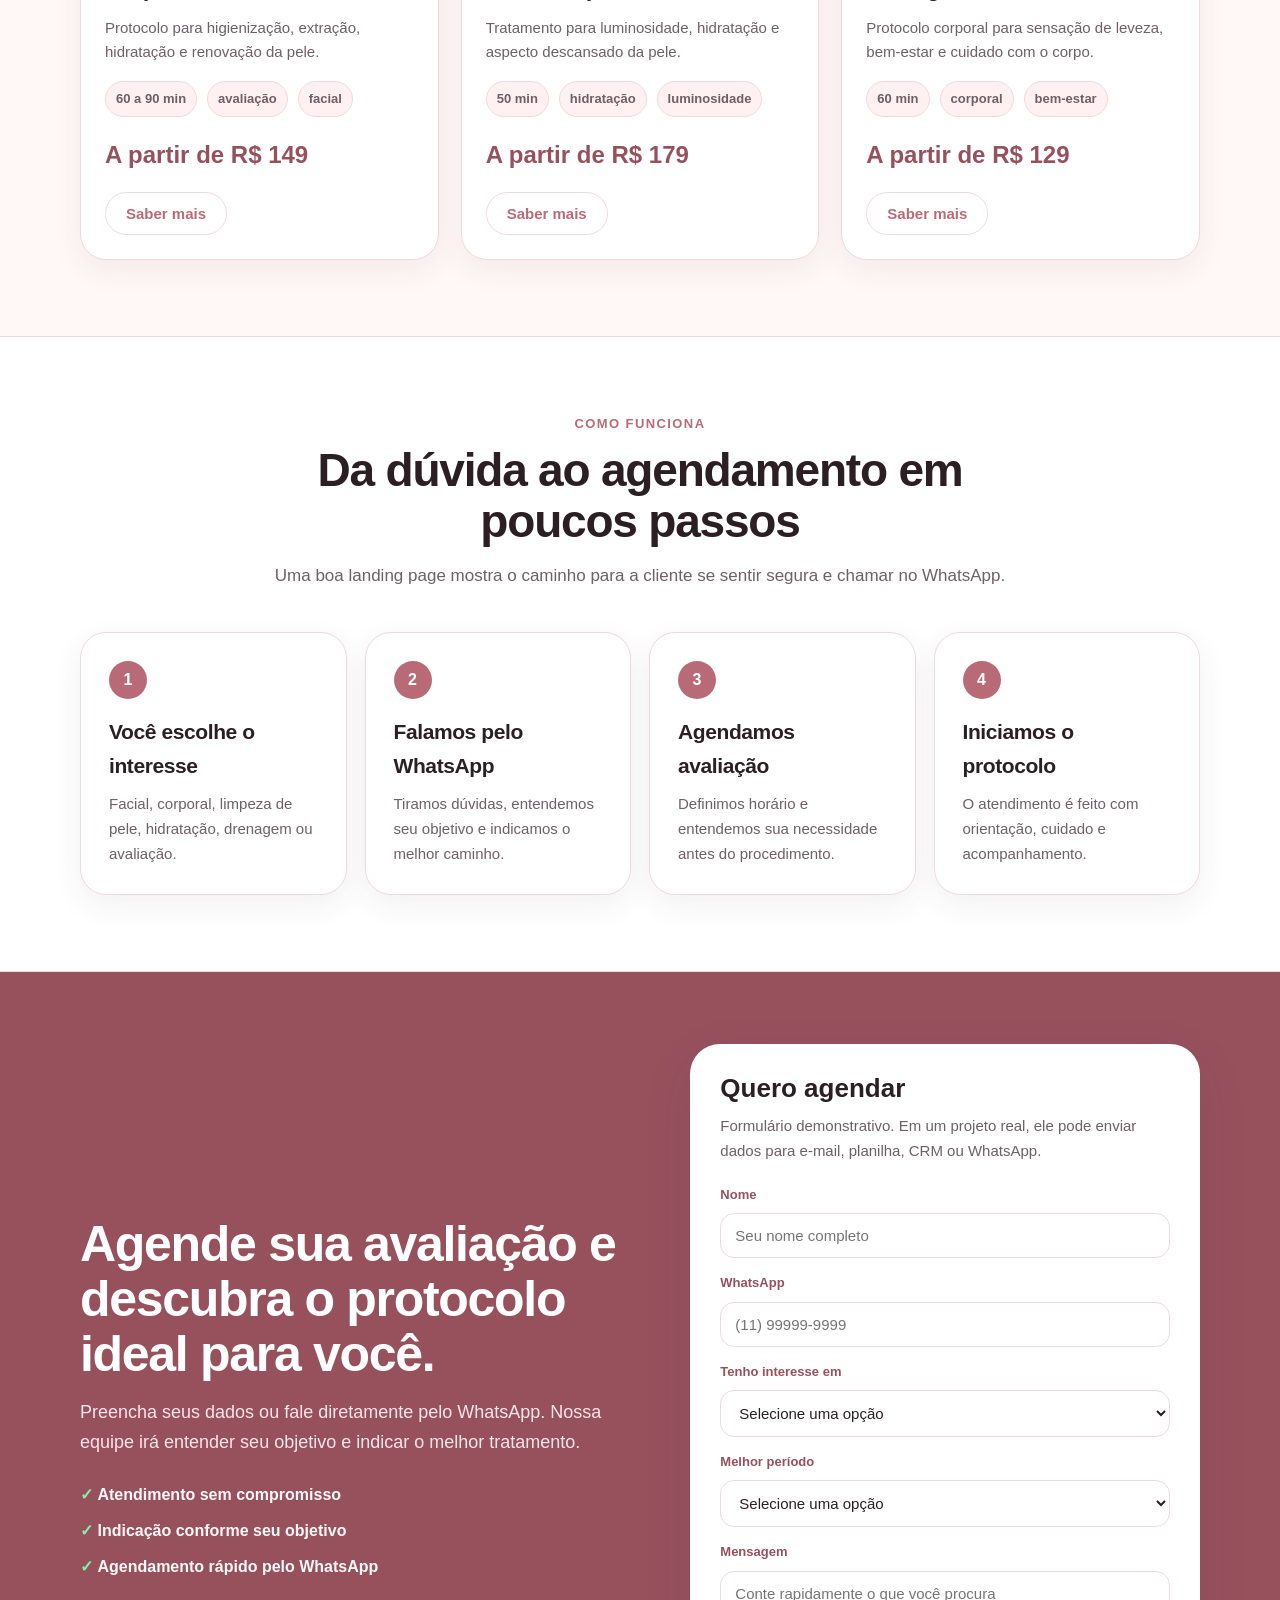
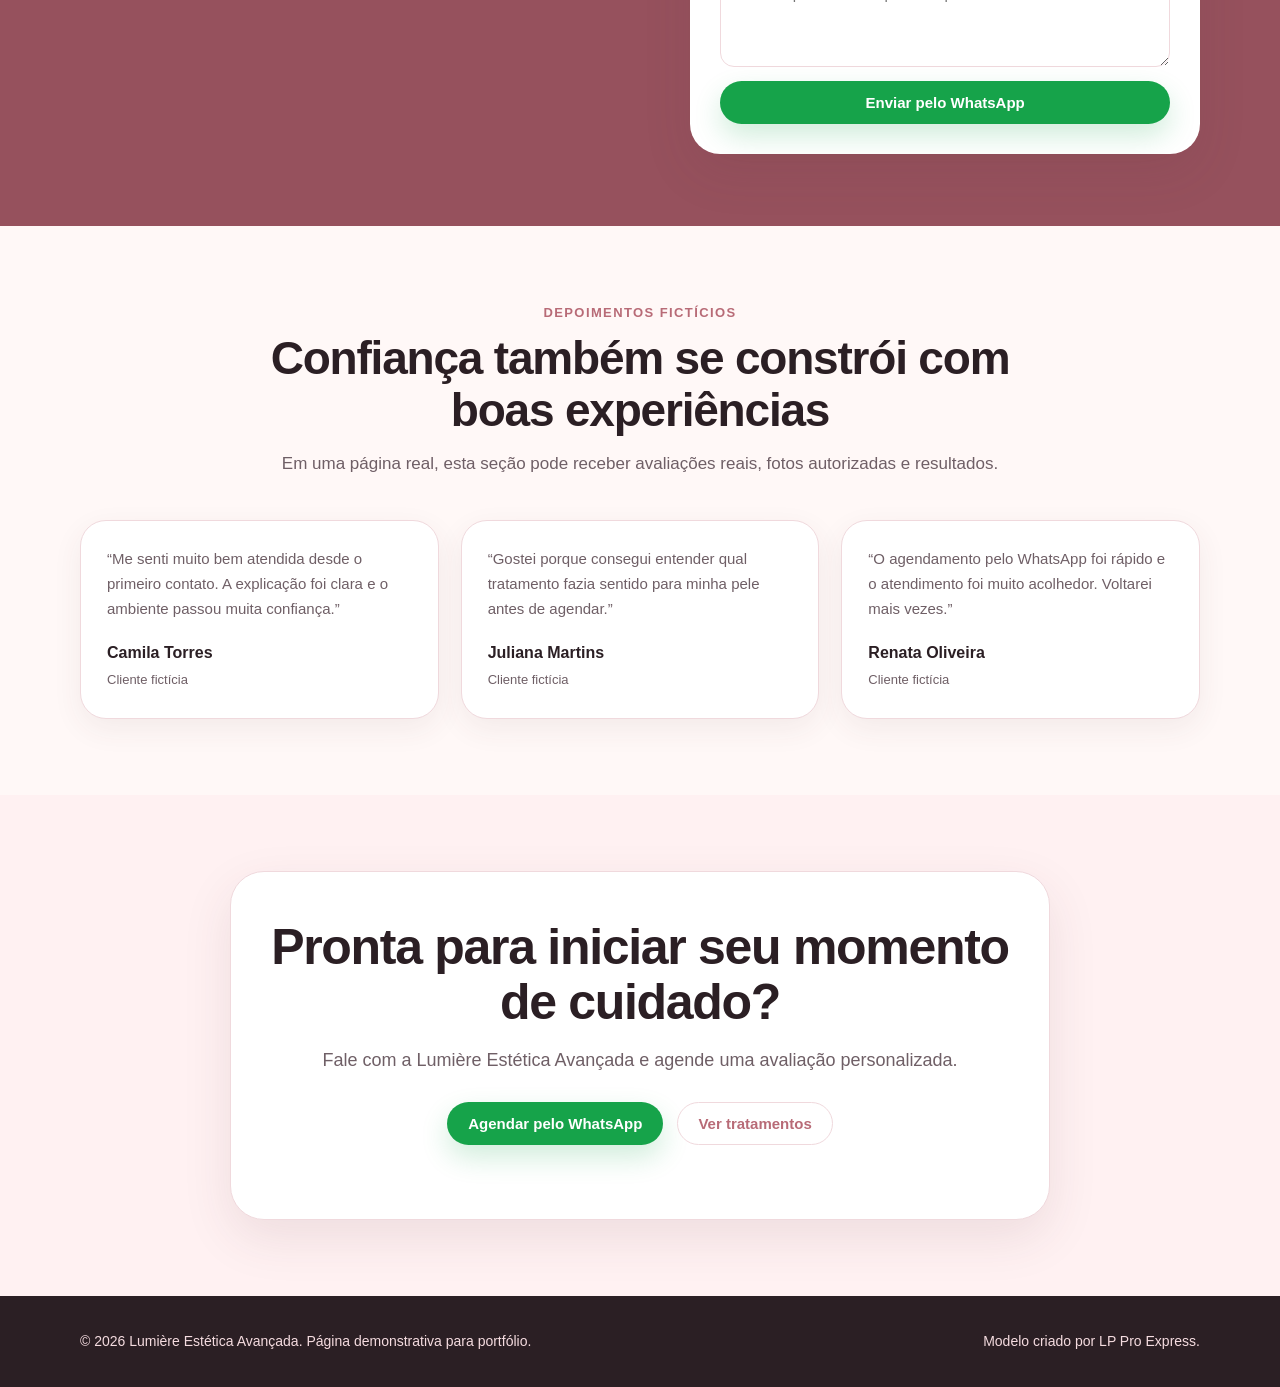
<file: demonstracoes/estetica/index.html>
<!DOCTYPE html>
<html lang="pt-BR">
<head>
  <meta charset="UTF-8" />
  <meta name="viewport" content="width=device-width, initial-scale=1.0" />

  <title>Lumière Estética Avançada | Cuidados Faciais e Corporais</title>

  <meta name="description" content="Landing page demonstrativa para clínicas de estética, studios de beleza e profissionais que desejam captar agendamentos pelo WhatsApp." />

  <style>
    :root {
      --bg: #fff8f7;
      --white: #ffffff;
      --text: #2b1f24;
      --muted: #6f5f66;
      --primary: #b86b77;
      --primary-dark: #96515d;
      --rose-soft: #f8e7e9;
      --rose-light: #fff1f2;
      --gold: #b58b5b;
      --green: #16a34a;
      --border: #f0d9dd;
      --shadow: 0 18px 50px rgba(91, 51, 61, 0.10);
      --shadow-soft: 0 10px 30px rgba(91, 51, 61, 0.07);
      --radius: 26px;
      --container: 1120px;
    }

    * {
      margin: 0;
      padding: 0;
      box-sizing: border-box;
      scroll-behavior: smooth;
    }

    body {
      font-family: Arial, Helvetica, sans-serif;
      background: var(--bg);
      color: var(--text);
      line-height: 1.65;
    }

    a {
      text-decoration: none;
      color: inherit;
    }

    ul {
      list-style: none;
    }

    .container {
      width: min(var(--container), 92%);
      margin: 0 auto;
    }

    .topbar {
      background: var(--text);
      color: #fff7f8;
      padding: 9px 0;
      font-size: 14px;
      text-align: center;
    }

    header {
      position: sticky;
      top: 0;
      z-index: 100;
      background: rgba(255, 248, 247, 0.92);
      backdrop-filter: blur(14px);
      border-bottom: 1px solid var(--border);
    }

    .navbar {
      height: 78px;
      display: flex;
      align-items: center;
      justify-content: space-between;
      gap: 24px;
    }

    .brand {
      display: flex;
      align-items: center;
      gap: 13px;
      font-weight: 900;
    }

    .brand-mark {
      width: 44px;
      height: 44px;
      border-radius: 50%;
      background: linear-gradient(135deg, var(--primary), #eab0b8);
      color: var(--white);
      display: flex;
      align-items: center;
      justify-content: center;
      font-size: 20px;
      box-shadow: var(--shadow-soft);
    }

    .brand-text {
      display: flex;
      flex-direction: column;
      line-height: 1.15;
    }

    .brand-text strong {
      font-size: 18px;
      letter-spacing: -0.4px;
    }

    .brand-text span {
      color: var(--muted);
      font-size: 12px;
      font-weight: 700;
    }

    .nav-links {
      display: flex;
      align-items: center;
      gap: 24px;
      color: var(--muted);
      font-size: 14px;
      font-weight: 700;
    }

    .nav-links a:hover {
      color: var(--primary);
    }

    .btn {
      display: inline-flex;
      align-items: center;
      justify-content: center;
      gap: 8px;
      border: 1px solid transparent;
      border-radius: 999px;
      padding: 13px 20px;
      font-weight: 900;
      font-size: 15px;
      line-height: 1;
      transition: 0.25s ease;
      cursor: pointer;
    }

    .btn-primary {
      background: var(--primary);
      color: var(--white);
      box-shadow: 0 12px 28px rgba(184, 107, 119, 0.22);
    }

    .btn-primary:hover {
      background: var(--primary-dark);
      transform: translateY(-2px);
    }

    .btn-whatsapp {
      background: var(--green);
      color: var(--white);
      box-shadow: 0 12px 28px rgba(22, 163, 74, 0.20);
    }

    .btn-whatsapp:hover {
      filter: brightness(0.96);
      transform: translateY(-2px);
    }

    .btn-outline {
      background: var(--white);
      color: var(--primary);
      border-color: var(--border);
    }

    .btn-outline:hover {
      border-color: var(--primary);
      transform: translateY(-2px);
    }

    .hero {
      padding: 82px 0 64px;
      background:
        radial-gradient(circle at top right, rgba(184, 107, 119, 0.14), transparent 34%),
        linear-gradient(180deg, #ffffff 0%, #fff8f7 100%);
      border-bottom: 1px solid var(--border);
    }

    .hero-grid {
      display: grid;
      grid-template-columns: 1.05fr 0.95fr;
      gap: 54px;
      align-items: center;
    }

    .eyebrow {
      display: inline-flex;
      align-items: center;
      gap: 8px;
      padding: 8px 14px;
      border-radius: 999px;
      background: var(--rose-soft);
      color: var(--primary-dark);
      border: 1px solid var(--border);
      font-size: 14px;
      font-weight: 900;
      margin-bottom: 22px;
    }

    .hero h1 {
      font-size: clamp(38px, 5vw, 64px);
      line-height: 1.05;
      letter-spacing: -2px;
      margin-bottom: 22px;
    }

    .hero h1 span {
      color: var(--primary);
    }

    .hero p {
      color: var(--muted);
      font-size: 19px;
      max-width: 680px;
      margin-bottom: 30px;
    }

    .hero-actions {
      display: flex;
      flex-wrap: wrap;
      gap: 14px;
      margin-bottom: 26px;
    }

    .trust-list {
      display: flex;
      flex-wrap: wrap;
      gap: 16px;
      color: var(--muted);
      font-size: 14px;
      font-weight: 700;
    }

    .trust-list span::before {
      content: "✓ ";
      color: var(--green);
      font-weight: 900;
    }

    .hero-card {
      background: var(--white);
      border: 1px solid var(--border);
      border-radius: 34px;
      overflow: hidden;
      box-shadow: var(--shadow);
    }

    .hero-image {
      height: 330px;
      background:
        linear-gradient(135deg, rgba(184, 107, 119, 0.12), rgba(255, 255, 255, 0.05)),
        url("https://images.unsplash.com/photo-1570172619644-dfd03ed5d881?auto=format&fit=crop&w=1200&q=80");
      background-size: cover;
      background-position: center;
      position: relative;
    }

    .hero-tag {
      position: absolute;
      left: 20px;
      top: 20px;
      background: var(--white);
      color: var(--primary-dark);
      border-radius: 999px;
      padding: 8px 13px;
      font-size: 13px;
      font-weight: 900;
      box-shadow: var(--shadow-soft);
    }

    .hero-card-body {
      padding: 26px;
    }

    .hero-card-body h3 {
      font-size: 25px;
      letter-spacing: -0.6px;
      margin-bottom: 8px;
    }

    .hero-card-body p {
      color: var(--muted);
      font-size: 15px;
      margin-bottom: 18px;
    }

    .mini-stats {
      display: grid;
      grid-template-columns: repeat(3, 1fr);
      gap: 12px;
      margin-bottom: 20px;
    }

    .mini-stat {
      background: var(--rose-light);
      border: 1px solid var(--border);
      border-radius: 16px;
      padding: 14px;
      text-align: center;
    }

    .mini-stat strong {
      display: block;
      color: var(--primary-dark);
      font-size: 20px;
      line-height: 1;
      margin-bottom: 5px;
    }

    .mini-stat span {
      color: var(--muted);
      font-size: 12px;
      font-weight: 700;
    }

    section {
      padding: 76px 0;
    }

    .section-title {
      max-width: 760px;
      margin: 0 auto 42px;
      text-align: center;
    }

    .section-title .small {
      color: var(--primary);
      font-size: 13px;
      text-transform: uppercase;
      letter-spacing: 1.4px;
      font-weight: 900;
      margin-bottom: 10px;
    }

    .section-title h2 {
      font-size: clamp(30px, 4vw, 46px);
      line-height: 1.12;
      letter-spacing: -1.2px;
      margin-bottom: 14px;
    }

    .section-title p {
      color: var(--muted);
      font-size: 17px;
    }

    .grid-3 {
      display: grid;
      grid-template-columns: repeat(3, 1fr);
      gap: 22px;
    }

    .grid-4 {
      display: grid;
      grid-template-columns: repeat(4, 1fr);
      gap: 18px;
    }

    .card {
      background: var(--white);
      border: 1px solid var(--border);
      border-radius: var(--radius);
      padding: 28px;
      box-shadow: var(--shadow-soft);
      transition: 0.25s ease;
    }

    .card:hover {
      transform: translateY(-4px);
      box-shadow: var(--shadow);
    }

    .icon {
      width: 48px;
      height: 48px;
      background: var(--rose-soft);
      color: var(--primary);
      border-radius: 16px;
      display: flex;
      align-items: center;
      justify-content: center;
      font-size: 23px;
      margin-bottom: 18px;
    }

    .card h3 {
      font-size: 21px;
      margin-bottom: 8px;
      letter-spacing: -0.4px;
    }

    .card p {
      color: var(--muted);
      font-size: 15px;
    }

    .highlight {
      background: var(--white);
      border-top: 1px solid var(--border);
      border-bottom: 1px solid var(--border);
    }

    .showcase-grid {
      display: grid;
      grid-template-columns: 0.95fr 1.05fr;
      gap: 38px;
      align-items: center;
    }

    .showcase-image {
      min-height: 520px;
      border-radius: 34px;
      background:
        linear-gradient(180deg, rgba(184, 107, 119, 0.08), rgba(184, 107, 119, 0.04)),
        url("https://images.unsplash.com/photo-1515377905703-c4788e51af15?auto=format&fit=crop&w=1200&q=80");
      background-size: cover;
      background-position: center;
      box-shadow: var(--shadow);
      border: 1px solid var(--border);
    }

    .showcase-content h2 {
      font-size: clamp(30px, 4vw, 46px);
      line-height: 1.12;
      letter-spacing: -1.2px;
      margin-bottom: 18px;
    }

    .showcase-content p {
      color: var(--muted);
      font-size: 17px;
      margin-bottom: 22px;
    }

    .feature-list {
      display: grid;
      gap: 14px;
      margin-bottom: 26px;
    }

    .feature-item {
      display: grid;
      grid-template-columns: 38px 1fr;
      gap: 14px;
      align-items: start;
      background: var(--rose-light);
      border: 1px solid var(--border);
      border-radius: 18px;
      padding: 18px;
    }

    .check {
      width: 38px;
      height: 38px;
      border-radius: 999px;
      background: #dcfce7;
      color: #166534;
      display: flex;
      align-items: center;
      justify-content: center;
      font-weight: 900;
    }

    .feature-item h3 {
      font-size: 18px;
      margin-bottom: 4px;
    }

    .feature-item p {
      font-size: 14px;
      margin: 0;
    }

    .service-card {
      padding: 0;
      overflow: hidden;
    }

    .service-cover {
      height: 220px;
      background-size: cover;
      background-position: center;
      position: relative;
    }

    .cover-1 {
      background-image:
        linear-gradient(180deg, rgba(0,0,0,0.02), rgba(0,0,0,0.18)),
        url("https://images.unsplash.com/photo-1598440947619-2c35fc9aa908?auto=format&fit=crop&w=900&q=80");
    }

    .cover-2 {
      background-image:
        linear-gradient(180deg, rgba(0,0,0,0.02), rgba(0,0,0,0.18)),
        url("https://images.unsplash.com/photo-1512290923902-8a9f81dc236c?auto=format&fit=crop&w=900&q=80");
    }

    .cover-3 {
      background-image:
        linear-gradient(180deg, rgba(0,0,0,0.02), rgba(0,0,0,0.18)),
        url("https://images.unsplash.com/photo-1544161515-4ab6ce6db874?auto=format&fit=crop&w=900&q=80");
    }

    .badge {
      position: absolute;
      top: 16px;
      left: 16px;
      background: var(--white);
      color: var(--primary-dark);
      font-size: 12px;
      font-weight: 900;
      border-radius: 999px;
      padding: 7px 11px;
      box-shadow: var(--shadow-soft);
    }

    .service-info {
      padding: 24px;
    }

    .service-info h3 {
      font-size: 22px;
      margin-bottom: 8px;
    }

    .service-info p {
      color: var(--muted);
      font-size: 15px;
      margin-bottom: 16px;
    }

    .info-row {
      display: flex;
      flex-wrap: wrap;
      gap: 10px;
      margin-bottom: 18px;
    }

    .info-row span {
      background: var(--rose-light);
      border: 1px solid var(--border);
      border-radius: 999px;
      padding: 6px 10px;
      font-size: 13px;
      font-weight: 800;
      color: var(--muted);
    }

    .price {
      font-size: 24px;
      font-weight: 900;
      color: var(--primary-dark);
      margin-bottom: 18px;
    }

    .step-number {
      width: 38px;
      height: 38px;
      border-radius: 999px;
      background: var(--primary);
      color: var(--white);
      display: flex;
      align-items: center;
      justify-content: center;
      font-weight: 900;
      margin-bottom: 16px;
    }

    .lead-section {
      padding: 0;
      background: var(--primary-dark);
      color: var(--white);
    }

    .lead-grid {
      display: grid;
      grid-template-columns: 1fr 0.9fr;
      gap: 44px;
      align-items: center;
      padding: 72px 0;
    }

    .lead-content h2 {
      font-size: clamp(32px, 4vw, 50px);
      line-height: 1.1;
      letter-spacing: -1.3px;
      margin-bottom: 16px;
    }

    .lead-content p {
      color: #ffe4e8;
      font-size: 18px;
      margin-bottom: 24px;
    }

    .lead-points {
      display: grid;
      gap: 10px;
      color: #fff8f8;
      font-weight: 700;
    }

    .lead-points span::before {
      content: "✓ ";
      color: #86efac;
      font-weight: 900;
    }

    .form-card {
      background: var(--white);
      color: var(--text);
      border-radius: 30px;
      padding: 30px;
      box-shadow: var(--shadow);
    }

    .form-card h3 {
      font-size: 26px;
      line-height: 1.15;
      margin-bottom: 10px;
    }

    .form-card p {
      color: var(--muted);
      font-size: 15px;
      margin-bottom: 20px;
    }

    .form-group {
      display: grid;
      gap: 8px;
      margin-bottom: 14px;
    }

    .form-group label {
      font-size: 13px;
      font-weight: 900;
      color: var(--primary-dark);
    }

    .form-group input,
    .form-group select,
    .form-group textarea {
      width: 100%;
      border: 1px solid var(--border);
      border-radius: 14px;
      padding: 13px 14px;
      font-family: inherit;
      font-size: 15px;
      outline: none;
      background: #fff;
      color: var(--text);
    }

    .form-group input:focus,
    .form-group select:focus,
    .form-group textarea:focus {
      border-color: var(--primary);
      box-shadow: 0 0 0 4px rgba(184, 107, 119, 0.10);
    }

    .form-group textarea {
      min-height: 96px;
      resize: vertical;
    }

    .testimonial {
      background: var(--white);
      border: 1px solid var(--border);
      border-radius: var(--radius);
      padding: 26px;
      box-shadow: var(--shadow-soft);
    }

    .testimonial p {
      color: var(--muted);
      font-size: 15px;
      margin-bottom: 18px;
    }

    .testimonial strong {
      display: block;
      font-size: 16px;
    }

    .testimonial span {
      color: var(--muted);
      font-size: 13px;
    }

    .final-cta {
      background: #fff1f2;
      text-align: center;
    }

    .final-box {
      max-width: 820px;
      margin: 0 auto;
      background: var(--white);
      border: 1px solid var(--border);
      border-radius: 34px;
      padding: 48px 28px;
      box-shadow: var(--shadow);
    }

    .final-box h2 {
      font-size: clamp(32px, 4vw, 50px);
      line-height: 1.1;
      letter-spacing: -1.3px;
      margin-bottom: 16px;
    }

    .final-box p {
      color: var(--muted);
      font-size: 18px;
      margin-bottom: 26px;
    }

    footer {
      background: var(--text);
      color: #f5dce0;
      padding: 34px 0;
      font-size: 14px;
    }

    .footer-content {
      display: flex;
      justify-content: space-between;
      gap: 20px;
      flex-wrap: wrap;
    }

    .whatsapp-float {
      position: fixed;
      right: 22px;
      bottom: 22px;
      width: 58px;
      height: 58px;
      border-radius: 999px;
      background: var(--green);
      color: var(--white);
      display: flex;
      align-items: center;
      justify-content: center;
      font-size: 28px;
      box-shadow: 0 14px 30px rgba(22, 163, 74, 0.30);
      z-index: 999;
      transition: 0.25s ease;
    }

    .whatsapp-float:hover {
      transform: translateY(-3px) scale(1.04);
    }

    @media (max-width: 980px) {
      .nav-links {
        display: none;
      }

      .hero-grid,
      .showcase-grid,
      .lead-grid {
        grid-template-columns: 1fr;
      }

      .grid-3 {
        grid-template-columns: 1fr;
      }

      .grid-4 {
        grid-template-columns: repeat(2, 1fr);
      }

      .showcase-image {
        min-height: 360px;
      }
    }

    @media (max-width: 640px) {
      .navbar {
        height: auto;
        padding: 16px 0;
      }

      .navbar .btn {
        display: none;
      }

      .hero {
        padding: 56px 0 46px;
      }

      .hero h1 {
        letter-spacing: -1.3px;
      }

      .hero-actions {
        flex-direction: column;
      }

      .btn {
        width: 100%;
      }

      .mini-stats,
      .grid-4 {
        grid-template-columns: 1fr;
      }

      .lead-grid {
        padding: 56px 0;
      }

      .footer-content {
        flex-direction: column;
      }
    }
  </style>
</head>

<body>

  <!--
    =====================================================
    MODELO DEMONSTRATIVO - LP ESTÉTICA
    =====================================================

    Onde alterar:

    1. WhatsApp:
    procure por https://wa.me/5511999999999
    troque pelo número real no formato https://wa.me/55DDDNUMERO

    2. Nome fictício:
    procure por Lumière Estética Avançada

    3. Cidade:
    procure por Salto e Região

    4. Imagens:
    As imagens estão usando links do Unsplash.
    Depois você pode trocar por fotos reais da clínica, procedimentos ou profissionais.

    5. Formulário:
    Este formulário é visual. Para funcionar, integre com Netlify Forms,
    Formspree, Tally, Google Forms ou envie diretamente para WhatsApp.
  -->

  <div class="topbar">
    <div class="container">
      Protocolos faciais e corporais com atendimento personalizado em Salto e Região
    </div>
  </div>

  <header>
    <div class="container navbar">
      <a href="#" class="brand">
        <div class="brand-mark">✨</div>
        <div class="brand-text">
          <strong>Lumière Estética Avançada</strong>
          <span>Beleza, cuidado e bem-estar</span>
        </div>
      </a>

      <nav class="nav-links">
        <a href="#beneficios">Diferenciais</a>
        <a href="#servicos">Tratamentos</a>
        <a href="#processo">Como funciona</a>
        <a href="#contato">Agendar</a>
      </nav>

      <a class="btn btn-whatsapp" href="https://wa.me/5511999999999?text=Olá,%20quero%20agendar%20uma%20avaliação%20estética." target="_blank">
        Agendar avaliação
      </a>
    </div>
  </header>

  <main>

    <section class="hero">
      <div class="container hero-grid">

        <div>
          <div class="eyebrow">Estética facial e corporal</div>

          <h1>
            Realce sua beleza com protocolos <span>personalizados e seguros.</span>
          </h1>

          <p>
            Na Lumière Estética Avançada, cada atendimento começa com uma avaliação cuidadosa
            para indicar o tratamento mais adequado ao seu objetivo, rotina e tipo de pele.
          </p>

          <div class="hero-actions">
            <a class="btn btn-whatsapp" href="https://wa.me/5511999999999?text=Olá,%20quero%20receber%20informações%20sobre%20tratamentos%20estéticos." target="_blank">
              Falar pelo WhatsApp
            </a>

            <a class="btn btn-outline" href="#servicos">
              Ver tratamentos
            </a>
          </div>

          <div class="trust-list">
            <span>Avaliação individual</span>
            <span>Ambiente acolhedor</span>
            <span>Agendamento rápido</span>
          </div>
        </div>

        <div class="hero-card">
          <div class="hero-image">
            <div class="hero-tag">Avaliação inicial</div>
          </div>

          <div class="hero-card-body">
            <h3>Protocolo Glow Facial</h3>
            <p>
              Tratamento demonstrativo para hidratação, luminosidade e revitalização da pele.
            </p>

            <div class="mini-stats">
              <div class="mini-stat">
                <strong>60min</strong>
                <span>duração média</span>
              </div>

              <div class="mini-stat">
                <strong>1ª</strong>
                <span>avaliação</span>
              </div>

              <div class="mini-stat">
                <strong>100%</strong>
                <span>personalizado</span>
              </div>
            </div>

            <a class="btn btn-primary" href="#contato">
              Quero agendar
            </a>
          </div>
        </div>

      </div>
    </section>

    <section id="beneficios">
      <div class="container">

        <div class="section-title">
          <div class="small">Diferenciais</div>
          <h2>Cuidado estético com atenção, técnica e experiência acolhedora</h2>
          <p>
            Uma boa página de estética precisa transmitir confiança, beleza e clareza para transformar
            visitantes em agendamentos.
          </p>
        </div>

        <div class="grid-3">

          <div class="card">
            <div class="icon">🌸</div>
            <h3>Atendimento personalizado</h3>
            <p>
              Cada protocolo é indicado conforme objetivo, pele, rotina e necessidade da cliente.
            </p>
          </div>

          <div class="card">
            <div class="icon">🧴</div>
            <h3>Tratamentos selecionados</h3>
            <p>
              Procedimentos organizados por finalidade: limpeza, hidratação, rejuvenescimento e bem-estar.
            </p>
          </div>

          <div class="card">
            <div class="icon">💬</div>
            <h3>Agendamento pelo WhatsApp</h3>
            <p>
              Chamada direta para tirar dúvidas, consultar horários e marcar avaliação.
            </p>
          </div>

          <div class="card">
            <div class="icon">🤍</div>
            <h3>Ambiente acolhedor</h3>
            <p>
              Comunicação leve e humanizada para passar segurança antes do primeiro contato.
            </p>
          </div>

          <div class="card">
            <div class="icon">📋</div>
            <h3>Avaliação inicial</h3>
            <p>
              Seção estratégica para incentivar a cliente a iniciar pelo diagnóstico correto.
            </p>
          </div>

          <div class="card">
            <div class="icon">⭐</div>
            <h3>Prova social</h3>
            <p>
              Espaço para depoimentos, antes e depois permitido, avaliações e resultados reais.
            </p>
          </div>

        </div>

      </div>
    </section>

    <section class="highlight">
      <div class="container showcase-grid">

        <div class="showcase-image"></div>

        <div class="showcase-content">
          <h2>Uma experiência pensada para você se cuidar com mais confiança.</h2>

          <p>
            O objetivo é apresentar os tratamentos de forma clara, mostrar os diferenciais da clínica
            e facilitar o agendamento de quem já está interessada.
          </p>

          <div class="feature-list">

            <div class="feature-item">
              <div class="check">✓</div>
              <div>
                <h3>Explicação simples dos procedimentos</h3>
                <p>A cliente entende o benefício de cada tratamento sem termos complicados.</p>
              </div>
            </div>

            <div class="feature-item">
              <div class="check">✓</div>
              <div>
                <h3>Chamada para avaliação</h3>
                <p>Direciona o primeiro contato para uma conversa consultiva e profissional.</p>
              </div>
            </div>

            <div class="feature-item">
              <div class="check">✓</div>
              <div>
                <h3>Visual alinhado ao mercado de beleza</h3>
                <p>Cores suaves, imagens elegantes e estrutura que transmite cuidado.</p>
              </div>
            </div>

          </div>

          <a class="btn btn-whatsapp" href="https://wa.me/5511999999999?text=Olá,%20quero%20agendar%20uma%20avaliação%20na%20Lumière%20Estética." target="_blank">
            Agendar avaliação
          </a>
        </div>

      </div>
    </section>

    <section id="servicos">
      <div class="container">

        <div class="section-title">
          <div class="small">Tratamentos</div>
          <h2>Protocolos demonstrativos para apresentar serviços com clareza</h2>
          <p>
            Em uma página real, cada card pode ser adaptado com os serviços da clínica, valores,
            duração, benefícios e chamada para agendamento.
          </p>
        </div>

        <div class="grid-3">

          <article class="card service-card">
            <div class="service-cover cover-1">
              <div class="badge">Facial</div>
            </div>

            <div class="service-info">
              <h3>Limpeza de Pele Premium</h3>
              <p>
                Protocolo para higienização, extração, hidratação e renovação da pele.
              </p>

              <div class="info-row">
                <span>60 a 90 min</span>
                <span>avaliação</span>
                <span>facial</span>
              </div>

              <div class="price">A partir de R$ 149</div>

              <a class="btn btn-outline" href="https://wa.me/5511999999999?text=Olá,%20tenho%20interesse%20na%20Limpeza%20de%20Pele%20Premium." target="_blank">
                Saber mais
              </a>
            </div>
          </article>

          <article class="card service-card">
            <div class="service-cover cover-2">
              <div class="badge">Glow</div>
            </div>

            <div class="service-info">
              <h3>Revitalização Facial Glow</h3>
              <p>
                Tratamento para luminosidade, hidratação e aspecto descansado da pele.
              </p>

              <div class="info-row">
                <span>50 min</span>
                <span>hidratação</span>
                <span>luminosidade</span>
              </div>

              <div class="price">A partir de R$ 179</div>

              <a class="btn btn-outline" href="https://wa.me/5511999999999?text=Olá,%20tenho%20interesse%20na%20Revitalização%20Facial%20Glow." target="_blank">
                Saber mais
              </a>
            </div>
          </article>

          <article class="card service-card">
            <div class="service-cover cover-3">
              <div class="badge">Corporal</div>
            </div>

            <div class="service-info">
              <h3>Drenagem Relaxante</h3>
              <p>
                Protocolo corporal para sensação de leveza, bem-estar e cuidado com o corpo.
              </p>

              <div class="info-row">
                <span>60 min</span>
                <span>corporal</span>
                <span>bem-estar</span>
              </div>

              <div class="price">A partir de R$ 129</div>

              <a class="btn btn-outline" href="https://wa.me/5511999999999?text=Olá,%20tenho%20interesse%20na%20Drenagem%20Relaxante." target="_blank">
                Saber mais
              </a>
            </div>
          </article>

        </div>

      </div>
    </section>

    <section id="processo" class="highlight">
      <div class="container">

        <div class="section-title">
          <div class="small">Como funciona</div>
          <h2>Da dúvida ao agendamento em poucos passos</h2>
          <p>
            Uma boa landing page mostra o caminho para a cliente se sentir segura e chamar no WhatsApp.
          </p>
        </div>

        <div class="grid-4">

          <div class="card">
            <div class="step-number">1</div>
            <h3>Você escolhe o interesse</h3>
            <p>
              Facial, corporal, limpeza de pele, hidratação, drenagem ou avaliação.
            </p>
          </div>

          <div class="card">
            <div class="step-number">2</div>
            <h3>Falamos pelo WhatsApp</h3>
            <p>
              Tiramos dúvidas, entendemos seu objetivo e indicamos o melhor caminho.
            </p>
          </div>

          <div class="card">
            <div class="step-number">3</div>
            <h3>Agendamos avaliação</h3>
            <p>
              Definimos horário e entendemos sua necessidade antes do procedimento.
            </p>
          </div>

          <div class="card">
            <div class="step-number">4</div>
            <h3>Iniciamos o protocolo</h3>
            <p>
              O atendimento é feito com orientação, cuidado e acompanhamento.
            </p>
          </div>

        </div>

      </div>
    </section>

    <section id="contato" class="lead-section">
      <div class="container lead-grid">

        <div class="lead-content">
          <h2>Agende sua avaliação e descubra o protocolo ideal para você.</h2>

          <p>
            Preencha seus dados ou fale diretamente pelo WhatsApp. Nossa equipe irá entender
            seu objetivo e indicar o melhor tratamento.
          </p>

          <div class="lead-points">
            <span>Atendimento sem compromisso</span>
            <span>Indicação conforme seu objetivo</span>
            <span>Agendamento rápido pelo WhatsApp</span>
          </div>
        </div>

        <div class="form-card">
          <h3>Quero agendar</h3>
          <p>
            Formulário demonstrativo. Em um projeto real, ele pode enviar dados para e-mail,
            planilha, CRM ou WhatsApp.
          </p>

          <form>
            <div class="form-group">
              <label>Nome</label>
              <input type="text" placeholder="Seu nome completo" />
            </div>

            <div class="form-group">
              <label>WhatsApp</label>
              <input type="tel" placeholder="(11) 99999-9999" />
            </div>

            <div class="form-group">
              <label>Tenho interesse em</label>
              <select>
                <option>Selecione uma opção</option>
                <option>Limpeza de pele</option>
                <option>Revitalização facial</option>
                <option>Drenagem</option>
                <option>Avaliação estética</option>
                <option>Outro tratamento</option>
              </select>
            </div>

            <div class="form-group">
              <label>Melhor período</label>
              <select>
                <option>Selecione uma opção</option>
                <option>Manhã</option>
                <option>Tarde</option>
                <option>Noite</option>
              </select>
            </div>

            <div class="form-group">
              <label>Mensagem</label>
              <textarea placeholder="Conte rapidamente o que você procura"></textarea>
            </div>

            <a class="btn btn-whatsapp" style="width: 100%;" href="https://wa.me/5511999999999?text=Olá,%20quero%20agendar%20uma%20avaliação%20estética." target="_blank">
              Enviar pelo WhatsApp
            </a>
          </form>
        </div>

      </div>
    </section>

    <section>
      <div class="container">

        <div class="section-title">
          <div class="small">Depoimentos fictícios</div>
          <h2>Confiança também se constrói com boas experiências</h2>
          <p>
            Em uma página real, esta seção pode receber avaliações reais, fotos autorizadas e resultados.
          </p>
        </div>

        <div class="grid-3">

          <div class="testimonial">
            <p>
              “Me senti muito bem atendida desde o primeiro contato. A explicação foi clara
              e o ambiente passou muita confiança.”
            </p>
            <strong>Camila Torres</strong>
            <span>Cliente fictícia</span>
          </div>

          <div class="testimonial">
            <p>
              “Gostei porque consegui entender qual tratamento fazia sentido para minha pele
              antes de agendar.”
            </p>
            <strong>Juliana Martins</strong>
            <span>Cliente fictícia</span>
          </div>

          <div class="testimonial">
            <p>
              “O agendamento pelo WhatsApp foi rápido e o atendimento foi muito acolhedor.
              Voltarei mais vezes.”
            </p>
            <strong>Renata Oliveira</strong>
            <span>Cliente fictícia</span>
          </div>

        </div>

      </div>
    </section>

    <section class="final-cta">
      <div class="container">
        <div class="final-box">
          <h2>Pronta para iniciar seu momento de cuidado?</h2>

          <p>
            Fale com a Lumière Estética Avançada e agende uma avaliação personalizada.
          </p>

          <div class="hero-actions" style="justify-content: center;">
            <a class="btn btn-whatsapp" href="https://wa.me/5511999999999?text=Olá,%20quero%20agendar%20uma%20avaliação%20na%20Lumière%20Estética." target="_blank">
              Agendar pelo WhatsApp
            </a>

            <a class="btn btn-outline" href="#servicos">
              Ver tratamentos
            </a>
          </div>
        </div>
      </div>
    </section>

  </main>

  <footer>
    <div class="container footer-content">
      <p>© 2026 Lumière Estética Avançada. Página demonstrativa para portfólio.</p>
      <p>Modelo criado por LP Pro Express.</p>
    </div>
  </footer>

  <a class="whatsapp-float" href="https://wa.me/5511999999999?text=Olá,%20tenho%20interesse%20em%20tratamentos%20estéticos." target="_blank" aria-label="Falar pelo WhatsApp">
    ☎
  </a>

</body>
</html>
</file>
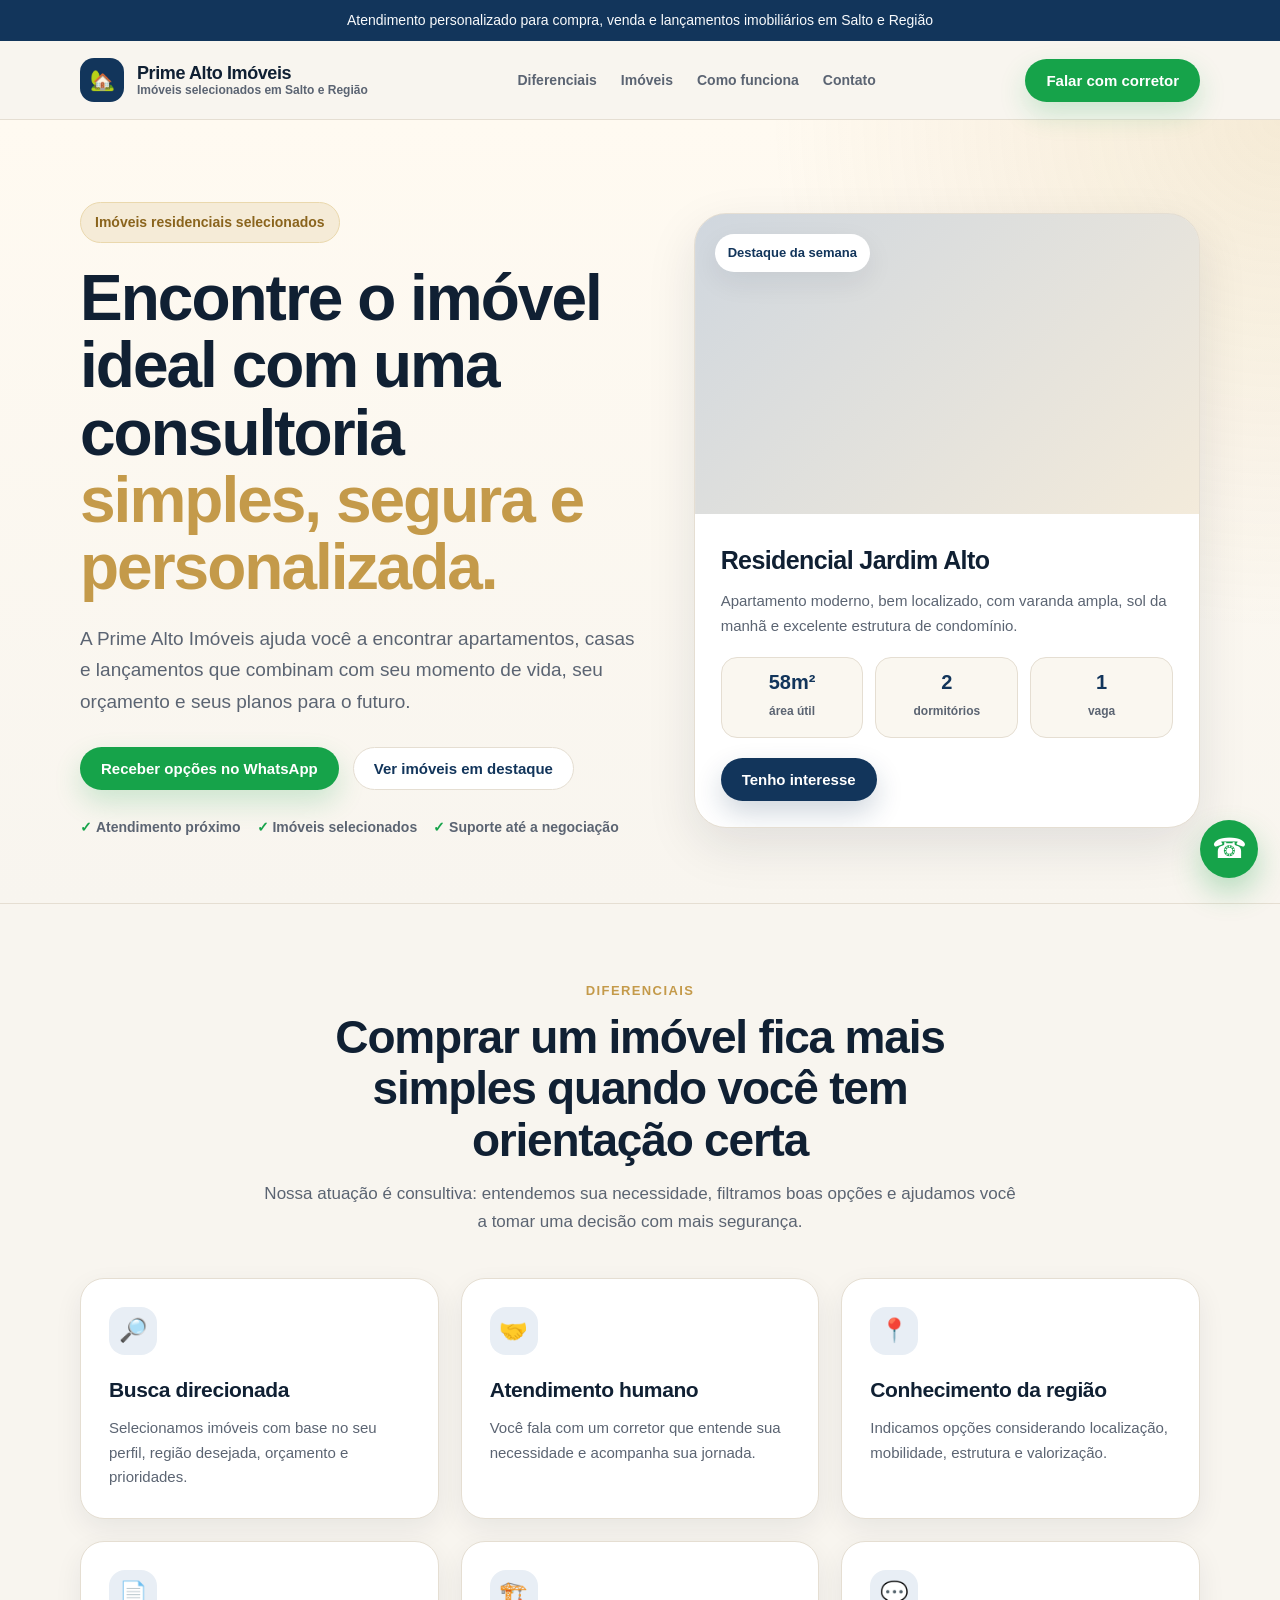
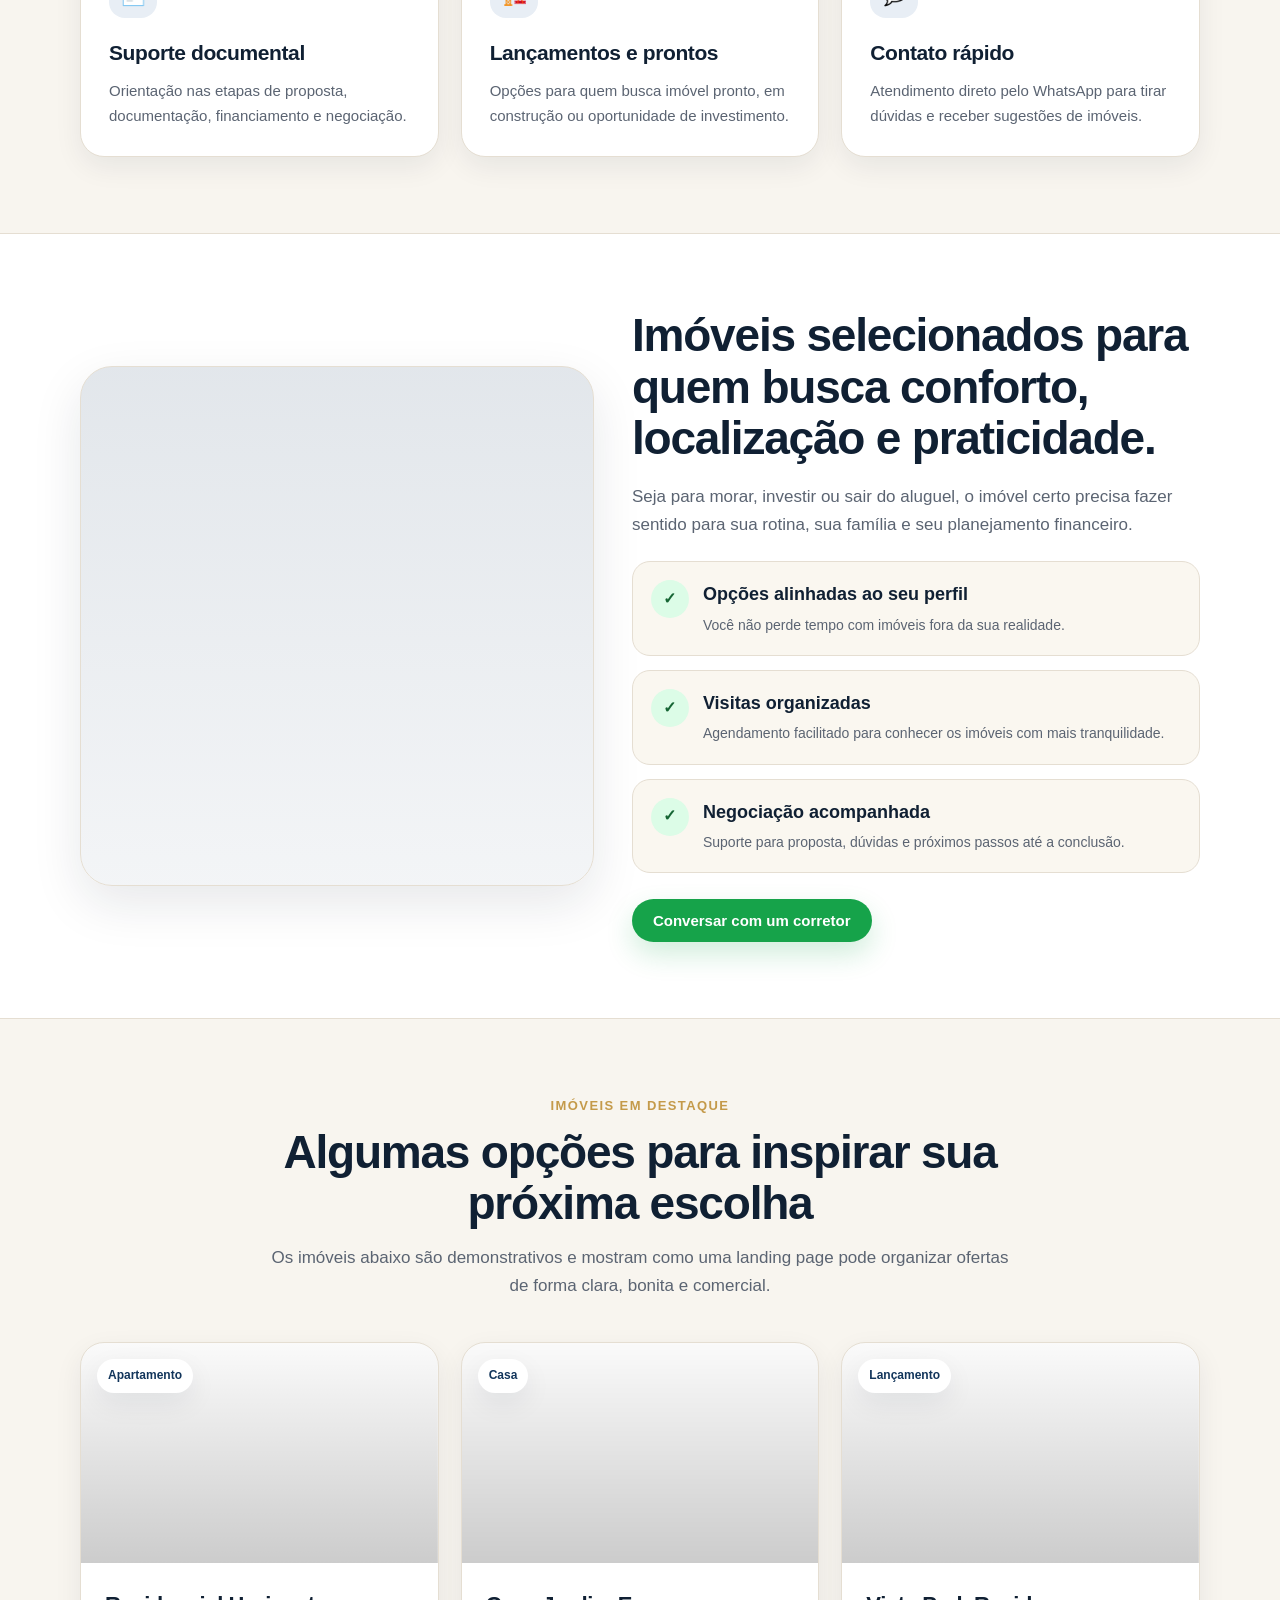
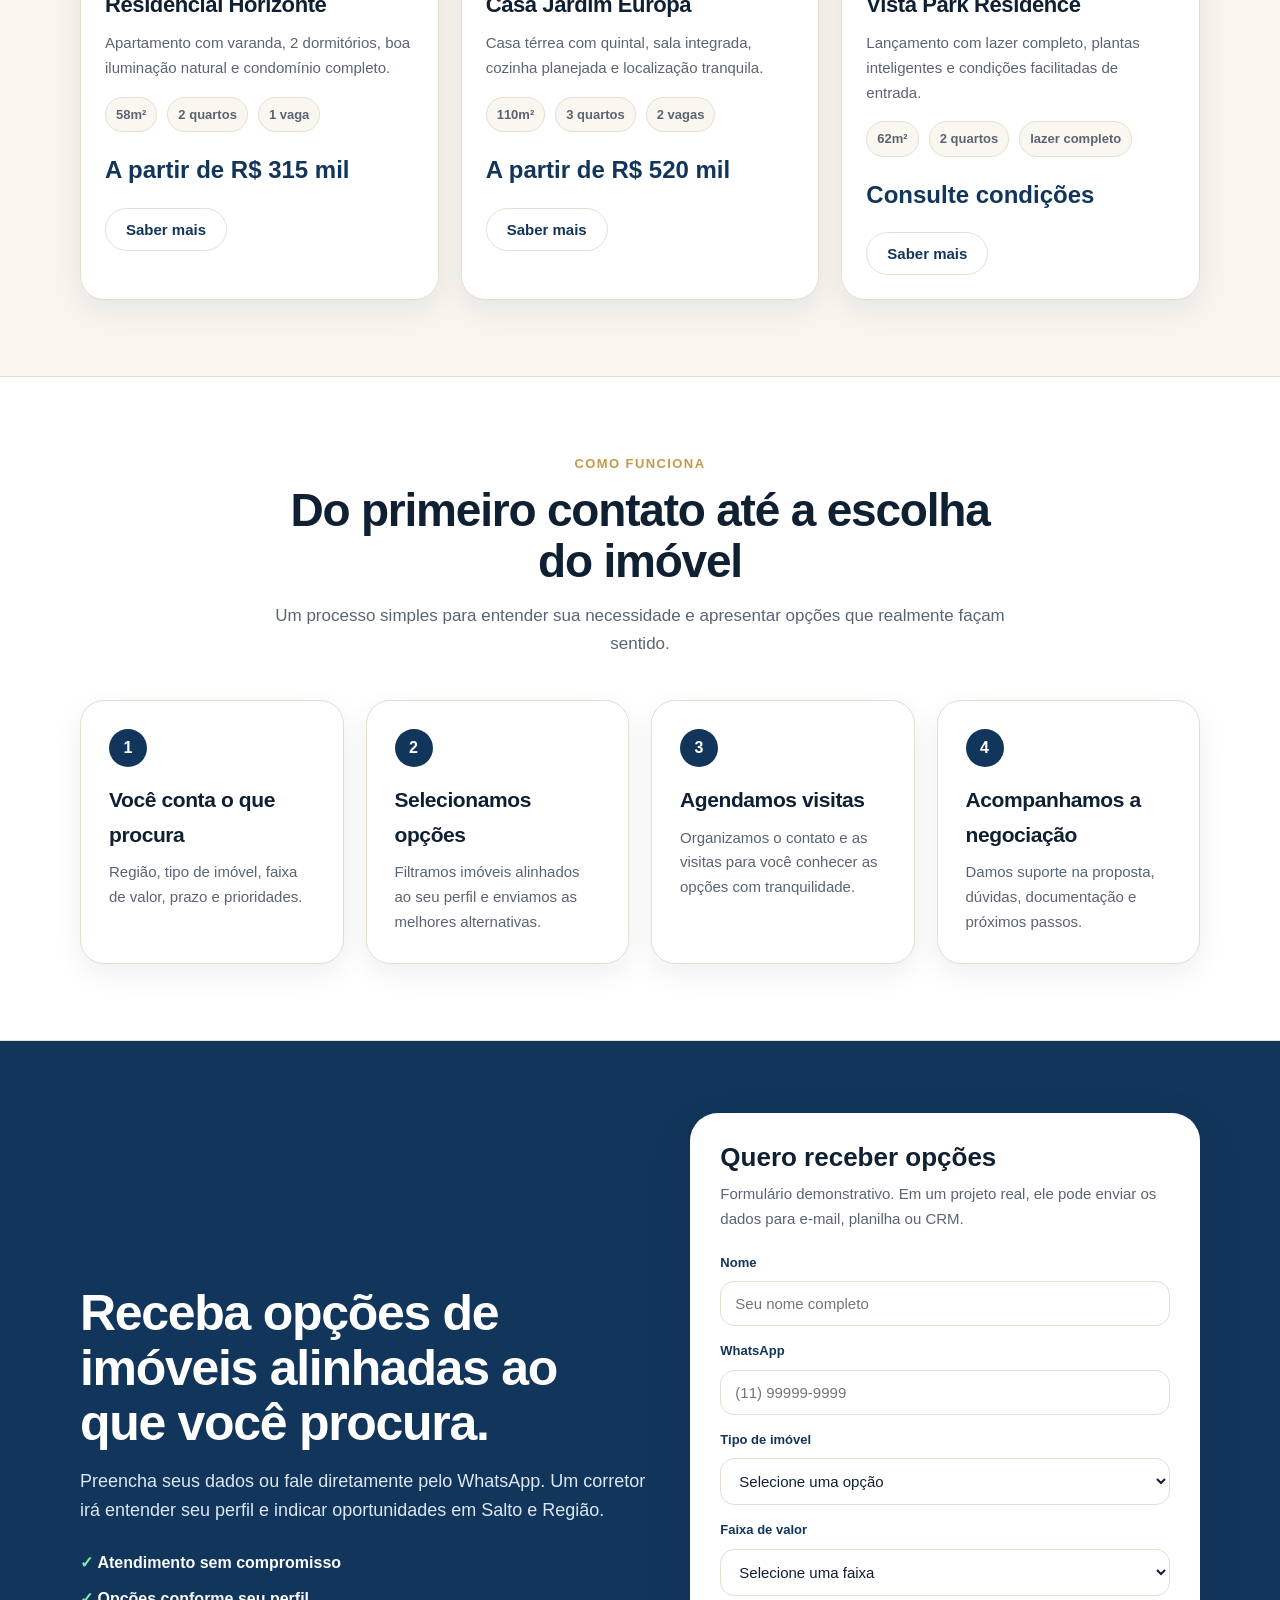
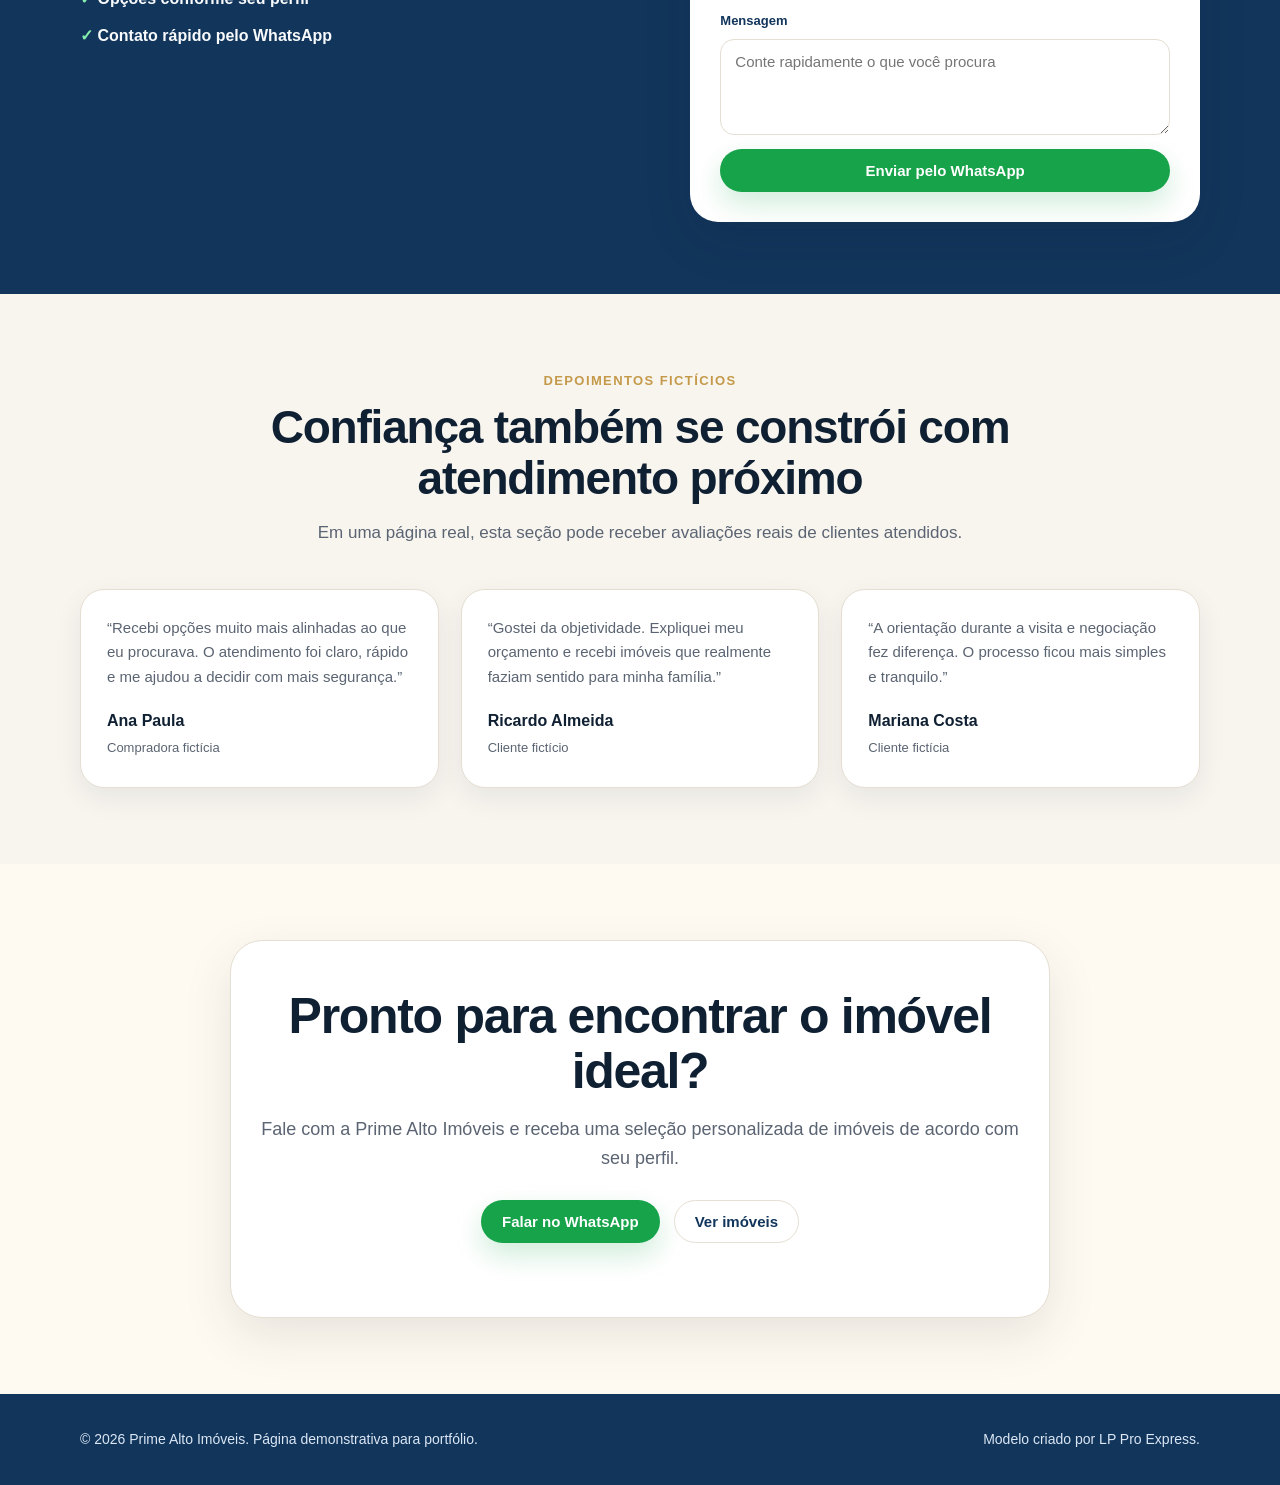
<file: demonstracoes/imobiliaria/index.html>
<!DOCTYPE html>
<html lang="pt-BR">
<head>
  <meta charset="UTF-8" />
  <meta name="viewport" content="width=device-width, initial-scale=1.0" />

  <title>Prime Alto Imóveis | Apartamentos e Casas em Salto e Região</title>

  <meta name="description" content="Landing page demonstrativa para imobiliárias e corretores. Página profissional para divulgar imóveis, lançamentos e captar interessados pelo WhatsApp." />

  <style>
    :root {
      --bg: #f8f5ef;
      --white: #ffffff;
      --text: #102033;
      --muted: #5b6472;
      --primary: #12355b;
      --primary-light: #e8eef5;
      --gold: #c49a4a;
      --gold-soft: #f5ebd7;
      --green: #16a34a;
      --border: #e5ded2;
      --shadow: 0 18px 50px rgba(16, 32, 51, 0.10);
      --shadow-soft: 0 10px 28px rgba(16, 32, 51, 0.07);
      --radius: 24px;
      --container: 1120px;
    }

    * {
      margin: 0;
      padding: 0;
      box-sizing: border-box;
      scroll-behavior: smooth;
    }

    body {
      font-family: Arial, Helvetica, sans-serif;
      background: var(--bg);
      color: var(--text);
      line-height: 1.65;
    }

    a {
      text-decoration: none;
      color: inherit;
    }

    ul {
      list-style: none;
    }

    .container {
      width: min(var(--container), 92%);
      margin: 0 auto;
    }

    .topbar {
      background: var(--primary);
      color: #f8fafc;
      font-size: 14px;
      padding: 9px 0;
      text-align: center;
    }

    header {
      position: sticky;
      top: 0;
      z-index: 100;
      background: rgba(248, 245, 239, 0.92);
      backdrop-filter: blur(14px);
      border-bottom: 1px solid var(--border);
    }

    .navbar {
      height: 78px;
      display: flex;
      align-items: center;
      justify-content: space-between;
      gap: 24px;
    }

    .brand {
      display: flex;
      align-items: center;
      gap: 13px;
      font-weight: 900;
    }

    .brand-mark {
      width: 44px;
      height: 44px;
      border-radius: 14px;
      background: var(--primary);
      color: var(--white);
      display: flex;
      align-items: center;
      justify-content: center;
      font-size: 20px;
    }

    .brand-text {
      display: flex;
      flex-direction: column;
      line-height: 1.15;
    }

    .brand-text strong {
      font-size: 18px;
      letter-spacing: -0.4px;
    }

    .brand-text span {
      color: var(--muted);
      font-size: 12px;
      font-weight: 700;
    }

    .nav-links {
      display: flex;
      align-items: center;
      gap: 24px;
      color: var(--muted);
      font-size: 14px;
      font-weight: 700;
    }

    .nav-links a:hover {
      color: var(--primary);
    }

    .btn {
      display: inline-flex;
      align-items: center;
      justify-content: center;
      gap: 8px;
      border: 1px solid transparent;
      border-radius: 999px;
      padding: 13px 20px;
      font-weight: 900;
      font-size: 15px;
      line-height: 1;
      transition: 0.25s ease;
      cursor: pointer;
    }

    .btn-primary {
      background: var(--primary);
      color: var(--white);
      box-shadow: 0 12px 28px rgba(18, 53, 91, 0.20);
    }

    .btn-primary:hover {
      transform: translateY(-2px);
      filter: brightness(1.05);
    }

    .btn-whatsapp {
      background: var(--green);
      color: var(--white);
      box-shadow: 0 12px 28px rgba(22, 163, 74, 0.20);
    }

    .btn-whatsapp:hover {
      transform: translateY(-2px);
      filter: brightness(0.96);
    }

    .btn-outline {
      background: var(--white);
      color: var(--primary);
      border-color: var(--border);
    }

    .btn-outline:hover {
      border-color: var(--primary);
      transform: translateY(-2px);
    }

    .hero {
      padding: 82px 0 64px;
      background:
        radial-gradient(circle at top right, rgba(196, 154, 74, 0.16), transparent 34%),
        linear-gradient(180deg, #fffaf1 0%, #f8f5ef 100%);
      border-bottom: 1px solid var(--border);
    }

    .hero-grid {
      display: grid;
      grid-template-columns: 1.05fr 0.95fr;
      gap: 54px;
      align-items: center;
    }

    .eyebrow {
      display: inline-flex;
      align-items: center;
      gap: 8px;
      padding: 8px 14px;
      border-radius: 999px;
      background: var(--gold-soft);
      color: #8a641d;
      border: 1px solid #ead8ad;
      font-size: 14px;
      font-weight: 900;
      margin-bottom: 22px;
    }

    .hero h1 {
      font-size: clamp(38px, 5vw, 64px);
      line-height: 1.05;
      letter-spacing: -2px;
      margin-bottom: 22px;
    }

    .hero h1 span {
      color: var(--gold);
    }

    .hero p {
      color: var(--muted);
      font-size: 19px;
      max-width: 680px;
      margin-bottom: 30px;
    }

    .hero-actions {
      display: flex;
      flex-wrap: wrap;
      gap: 14px;
      margin-bottom: 26px;
    }

    .trust-list {
      display: flex;
      flex-wrap: wrap;
      gap: 16px;
      color: var(--muted);
      font-size: 14px;
      font-weight: 700;
    }

    .trust-list span::before {
      content: "✓ ";
      color: var(--green);
      font-weight: 900;
    }

    .property-card {
      background: var(--white);
      border: 1px solid var(--border);
      border-radius: 32px;
      overflow: hidden;
      box-shadow: var(--shadow);
    }

    .property-image {
      height: 300px;
      background:
        linear-gradient(135deg, rgba(18, 53, 91, 0.20), rgba(196, 154, 74, 0.20)),
        url("https://images.unsplash.com/photo-1600585154340-be6161a56a0c?auto=format&fit=crop&w=1200&q=80");
      background-size: cover;
      background-position: center;
      position: relative;
    }

    .property-tag {
      position: absolute;
      left: 20px;
      top: 20px;
      background: var(--white);
      color: var(--primary);
      border-radius: 999px;
      padding: 8px 13px;
      font-size: 13px;
      font-weight: 900;
      box-shadow: var(--shadow-soft);
    }

    .property-body {
      padding: 26px;
    }

    .property-body h3 {
      font-size: 25px;
      letter-spacing: -0.6px;
      margin-bottom: 8px;
    }

    .property-body p {
      color: var(--muted);
      font-size: 15px;
      margin-bottom: 18px;
    }

    .property-stats {
      display: grid;
      grid-template-columns: repeat(3, 1fr);
      gap: 12px;
      margin-bottom: 20px;
    }

    .property-stat {
      background: #faf7f0;
      border: 1px solid var(--border);
      border-radius: 16px;
      padding: 14px;
      text-align: center;
    }

    .property-stat strong {
      display: block;
      font-size: 20px;
      line-height: 1;
      color: var(--primary);
      margin-bottom: 5px;
    }

    .property-stat span {
      color: var(--muted);
      font-size: 12px;
      font-weight: 700;
    }

    section {
      padding: 76px 0;
    }

    .section-title {
      max-width: 760px;
      margin: 0 auto 42px;
      text-align: center;
    }

    .section-title .small {
      color: var(--gold);
      font-size: 13px;
      text-transform: uppercase;
      letter-spacing: 1.4px;
      font-weight: 900;
      margin-bottom: 10px;
    }

    .section-title h2 {
      font-size: clamp(30px, 4vw, 46px);
      line-height: 1.12;
      letter-spacing: -1.2px;
      margin-bottom: 14px;
    }

    .section-title p {
      color: var(--muted);
      font-size: 17px;
    }

    .benefits-grid,
    .properties-grid,
    .steps-grid {
      display: grid;
      grid-template-columns: repeat(3, 1fr);
      gap: 22px;
    }

    .card {
      background: var(--white);
      border: 1px solid var(--border);
      border-radius: var(--radius);
      padding: 28px;
      box-shadow: var(--shadow-soft);
      transition: 0.25s ease;
    }

    .card:hover {
      transform: translateY(-4px);
      box-shadow: var(--shadow);
    }

    .icon {
      width: 48px;
      height: 48px;
      background: var(--primary-light);
      color: var(--primary);
      border-radius: 16px;
      display: flex;
      align-items: center;
      justify-content: center;
      font-size: 23px;
      margin-bottom: 18px;
    }

    .card h3 {
      font-size: 21px;
      margin-bottom: 8px;
      letter-spacing: -0.4px;
    }

    .card p {
      color: var(--muted);
      font-size: 15px;
    }

    .highlight {
      background: var(--white);
      border-top: 1px solid var(--border);
      border-bottom: 1px solid var(--border);
    }

    .showcase-grid {
      display: grid;
      grid-template-columns: 0.95fr 1.05fr;
      gap: 38px;
      align-items: center;
    }

    .showcase-image {
      min-height: 520px;
      border-radius: 32px;
      background:
        linear-gradient(180deg, rgba(18, 53, 91, 0.12), rgba(18, 53, 91, 0.05)),
        url("https://images.unsplash.com/photo-1600607687939-ce8a6c25118c?auto=format&fit=crop&w=1200&q=80");
      background-size: cover;
      background-position: center;
      box-shadow: var(--shadow);
      border: 1px solid var(--border);
    }

    .showcase-content h2 {
      font-size: clamp(30px, 4vw, 46px);
      line-height: 1.12;
      letter-spacing: -1.2px;
      margin-bottom: 18px;
    }

    .showcase-content p {
      color: var(--muted);
      font-size: 17px;
      margin-bottom: 22px;
    }

    .feature-list {
      display: grid;
      gap: 14px;
      margin-bottom: 26px;
    }

    .feature-item {
      display: grid;
      grid-template-columns: 38px 1fr;
      gap: 14px;
      align-items: start;
      background: #faf7f0;
      border: 1px solid var(--border);
      border-radius: 18px;
      padding: 18px;
    }

    .check {
      width: 38px;
      height: 38px;
      border-radius: 999px;
      background: #dcfce7;
      color: #166534;
      display: flex;
      align-items: center;
      justify-content: center;
      font-weight: 900;
    }

    .feature-item h3 {
      font-size: 18px;
      margin-bottom: 4px;
    }

    .feature-item p {
      font-size: 14px;
      margin: 0;
    }

    .property-item {
      padding: 0;
      overflow: hidden;
    }

    .property-thumb {
      height: 220px;
      background-size: cover;
      background-position: center;
      position: relative;
    }

    .thumb-1 {
      background-image:
        linear-gradient(180deg, rgba(0,0,0,0.02), rgba(0,0,0,0.20)),
        url("https://images.unsplash.com/photo-1600566753190-17f0baa2a6c3?auto=format&fit=crop&w=900&q=80");
    }

    .thumb-2 {
      background-image:
        linear-gradient(180deg, rgba(0,0,0,0.02), rgba(0,0,0,0.20)),
        url("https://images.unsplash.com/photo-1600607687920-4e2a09cf159d?auto=format&fit=crop&w=900&q=80");
    }

    .thumb-3 {
      background-image:
        linear-gradient(180deg, rgba(0,0,0,0.02), rgba(0,0,0,0.20)),
        url("https://images.unsplash.com/photo-1600585154526-990dced4db0d?auto=format&fit=crop&w=900&q=80");
    }

    .badge {
      position: absolute;
      top: 16px;
      left: 16px;
      background: var(--white);
      color: var(--primary);
      font-size: 12px;
      font-weight: 900;
      border-radius: 999px;
      padding: 7px 11px;
      box-shadow: var(--shadow-soft);
    }

    .property-info {
      padding: 24px;
    }

    .property-info h3 {
      font-size: 22px;
      margin-bottom: 8px;
    }

    .property-info p {
      color: var(--muted);
      font-size: 15px;
      margin-bottom: 16px;
    }

    .info-row {
      display: flex;
      flex-wrap: wrap;
      gap: 10px;
      margin-bottom: 18px;
    }

    .info-row span {
      background: #faf7f0;
      border: 1px solid var(--border);
      border-radius: 999px;
      padding: 6px 10px;
      font-size: 13px;
      font-weight: 800;
      color: var(--muted);
    }

    .price {
      font-size: 24px;
      font-weight: 900;
      color: var(--primary);
      margin-bottom: 18px;
    }

    .steps-grid {
      grid-template-columns: repeat(4, 1fr);
    }

    .step-number {
      width: 38px;
      height: 38px;
      border-radius: 999px;
      background: var(--primary);
      color: var(--white);
      display: flex;
      align-items: center;
      justify-content: center;
      font-weight: 900;
      margin-bottom: 16px;
    }

    .lead-section {
      padding: 0;
      background: var(--primary);
      color: var(--white);
    }

    .lead-grid {
      display: grid;
      grid-template-columns: 1fr 0.9fr;
      gap: 44px;
      align-items: center;
      padding: 72px 0;
    }

    .lead-content h2 {
      font-size: clamp(32px, 4vw, 50px);
      line-height: 1.1;
      letter-spacing: -1.3px;
      margin-bottom: 16px;
    }

    .lead-content p {
      color: #dbe7f5;
      font-size: 18px;
      margin-bottom: 24px;
    }

    .lead-points {
      display: grid;
      gap: 10px;
      color: #f8fafc;
      font-weight: 700;
    }

    .lead-points span::before {
      content: "✓ ";
      color: #86efac;
      font-weight: 900;
    }

    .form-card {
      background: var(--white);
      color: var(--text);
      border-radius: 28px;
      padding: 30px;
      box-shadow: var(--shadow);
    }

    .form-card h3 {
      font-size: 26px;
      line-height: 1.15;
      margin-bottom: 10px;
    }

    .form-card p {
      color: var(--muted);
      font-size: 15px;
      margin-bottom: 20px;
    }

    .form-group {
      display: grid;
      gap: 8px;
      margin-bottom: 14px;
    }

    .form-group label {
      font-size: 13px;
      font-weight: 900;
      color: var(--primary);
    }

    .form-group input,
    .form-group select,
    .form-group textarea {
      width: 100%;
      border: 1px solid var(--border);
      border-radius: 14px;
      padding: 13px 14px;
      font-family: inherit;
      font-size: 15px;
      outline: none;
      background: #fff;
      color: var(--text);
    }

    .form-group input:focus,
    .form-group select:focus,
    .form-group textarea:focus {
      border-color: var(--primary);
      box-shadow: 0 0 0 4px rgba(18, 53, 91, 0.08);
    }

    .form-group textarea {
      min-height: 96px;
      resize: vertical;
    }

    .testimonial-grid {
      display: grid;
      grid-template-columns: repeat(3, 1fr);
      gap: 22px;
    }

    .testimonial {
      background: var(--white);
      border: 1px solid var(--border);
      border-radius: var(--radius);
      padding: 26px;
      box-shadow: var(--shadow-soft);
    }

    .testimonial p {
      color: var(--muted);
      font-size: 15px;
      margin-bottom: 18px;
    }

    .testimonial strong {
      display: block;
      font-size: 16px;
    }

    .testimonial span {
      color: var(--muted);
      font-size: 13px;
    }

    .final-cta {
      background: #fffaf1;
      text-align: center;
    }

    .final-box {
      max-width: 820px;
      margin: 0 auto;
      background: var(--white);
      border: 1px solid var(--border);
      border-radius: 32px;
      padding: 48px 28px;
      box-shadow: var(--shadow);
    }

    .final-box h2 {
      font-size: clamp(32px, 4vw, 50px);
      line-height: 1.1;
      letter-spacing: -1.3px;
      margin-bottom: 16px;
    }

    .final-box p {
      color: var(--muted);
      font-size: 18px;
      margin-bottom: 26px;
    }

    footer {
      background: var(--primary);
      color: #dbe7f5;
      padding: 34px 0;
      font-size: 14px;
    }

    .footer-content {
      display: flex;
      justify-content: space-between;
      gap: 20px;
      flex-wrap: wrap;
    }

    .whatsapp-float {
      position: fixed;
      right: 22px;
      bottom: 22px;
      width: 58px;
      height: 58px;
      border-radius: 999px;
      background: var(--green);
      color: var(--white);
      display: flex;
      align-items: center;
      justify-content: center;
      font-size: 28px;
      box-shadow: 0 14px 30px rgba(22, 163, 74, 0.30);
      z-index: 999;
      transition: 0.25s ease;
    }

    .whatsapp-float:hover {
      transform: translateY(-3px) scale(1.04);
    }

    @media (max-width: 980px) {
      .nav-links {
        display: none;
      }

      .hero-grid,
      .showcase-grid,
      .lead-grid {
        grid-template-columns: 1fr;
      }

      .benefits-grid,
      .properties-grid,
      .testimonial-grid {
        grid-template-columns: 1fr;
      }

      .steps-grid {
        grid-template-columns: repeat(2, 1fr);
      }

      .showcase-image {
        min-height: 360px;
      }
    }

    @media (max-width: 640px) {
      .navbar {
        height: auto;
        padding: 16px 0;
      }

      .navbar .btn {
        display: none;
      }

      .hero {
        padding: 56px 0 46px;
      }

      .hero h1 {
        letter-spacing: -1.3px;
      }

      .hero-actions {
        flex-direction: column;
      }

      .btn {
        width: 100%;
      }

      .property-stats,
      .steps-grid {
        grid-template-columns: 1fr;
      }

      .lead-grid {
        padding: 56px 0;
      }

      .footer-content {
        flex-direction: column;
      }
    }
  </style>
</head>

<body>

  <!--
    =====================================================
    MODELO DEMONSTRATIVO - LP IMOBILIÁRIA
    =====================================================

    Onde alterar:

    1. WhatsApp:
    procure por https://wa.me/5511999999999
    troque pelo número real no formato https://wa.me/55DDDNUMERO

    2. Nome fictício:
    procure por Prime Alto Imóveis

    3. Cidade:
    procure por Salto e Região

    4. Imagens:
    As imagens estão usando links do Unsplash.
    Depois você pode trocar por fotos reais do imóvel.

    5. Formulário:
    Este formulário é visual. Para funcionar, você pode integrar com Netlify Forms,
    Formspree, Tally, Google Forms ou WhatsApp.
  -->

  <div class="topbar">
    <div class="container">
      Atendimento personalizado para compra, venda e lançamentos imobiliários em Salto e Região
    </div>
  </div>

  <header>
    <div class="container navbar">
      <a href="#" class="brand">
        <div class="brand-mark">🏡</div>
        <div class="brand-text">
          <strong>Prime Alto Imóveis</strong>
          <span>Imóveis selecionados em Salto e Região</span>
        </div>
      </a>

      <nav class="nav-links">
        <a href="#beneficios">Diferenciais</a>
        <a href="#imoveis">Imóveis</a>
        <a href="#processo">Como funciona</a>
        <a href="#contato">Contato</a>
      </nav>

      <a class="btn btn-whatsapp" href="https://wa.me/5511999999999?text=Olá,%20tenho%20interesse%20em%20encontrar%20um%20imóvel." target="_blank">
        Falar com corretor
      </a>
    </div>
  </header>

  <main>

    <section class="hero">
      <div class="container hero-grid">

        <div>
          <div class="eyebrow">Imóveis residenciais selecionados</div>

          <h1>
            Encontre o imóvel ideal com uma consultoria <span>simples, segura e personalizada.</span>
          </h1>

          <p>
            A Prime Alto Imóveis ajuda você a encontrar apartamentos, casas e lançamentos
            que combinam com seu momento de vida, seu orçamento e seus planos para o futuro.
          </p>

          <div class="hero-actions">
            <a class="btn btn-whatsapp" href="https://wa.me/5511999999999?text=Olá,%20quero%20receber%20opções%20de%20imóveis%20em%20Salto%20e%20região." target="_blank">
              Receber opções no WhatsApp
            </a>

            <a class="btn btn-outline" href="#imoveis">
              Ver imóveis em destaque
            </a>
          </div>

          <div class="trust-list">
            <span>Atendimento próximo</span>
            <span>Imóveis selecionados</span>
            <span>Suporte até a negociação</span>
          </div>
        </div>

        <div class="property-card">
          <div class="property-image">
            <div class="property-tag">Destaque da semana</div>
          </div>

          <div class="property-body">
            <h3>Residencial Jardim Alto</h3>
            <p>
              Apartamento moderno, bem localizado, com varanda ampla, sol da manhã e excelente estrutura de condomínio.
            </p>

            <div class="property-stats">
              <div class="property-stat">
                <strong>58m²</strong>
                <span>área útil</span>
              </div>

              <div class="property-stat">
                <strong>2</strong>
                <span>dormitórios</span>
              </div>

              <div class="property-stat">
                <strong>1</strong>
                <span>vaga</span>
              </div>
            </div>

            <a class="btn btn-primary" href="#contato">
              Tenho interesse
            </a>
          </div>
        </div>

      </div>
    </section>

    <section id="beneficios">
      <div class="container">

        <div class="section-title">
          <div class="small">Diferenciais</div>
          <h2>Comprar um imóvel fica mais simples quando você tem orientação certa</h2>
          <p>
            Nossa atuação é consultiva: entendemos sua necessidade, filtramos boas opções
            e ajudamos você a tomar uma decisão com mais segurança.
          </p>
        </div>

        <div class="benefits-grid">

          <div class="card">
            <div class="icon">🔎</div>
            <h3>Busca direcionada</h3>
            <p>
              Selecionamos imóveis com base no seu perfil, região desejada, orçamento e prioridades.
            </p>
          </div>

          <div class="card">
            <div class="icon">🤝</div>
            <h3>Atendimento humano</h3>
            <p>
              Você fala com um corretor que entende sua necessidade e acompanha sua jornada.
            </p>
          </div>

          <div class="card">
            <div class="icon">📍</div>
            <h3>Conhecimento da região</h3>
            <p>
              Indicamos opções considerando localização, mobilidade, estrutura e valorização.
            </p>
          </div>

          <div class="card">
            <div class="icon">📄</div>
            <h3>Suporte documental</h3>
            <p>
              Orientação nas etapas de proposta, documentação, financiamento e negociação.
            </p>
          </div>

          <div class="card">
            <div class="icon">🏗️</div>
            <h3>Lançamentos e prontos</h3>
            <p>
              Opções para quem busca imóvel pronto, em construção ou oportunidade de investimento.
            </p>
          </div>

          <div class="card">
            <div class="icon">💬</div>
            <h3>Contato rápido</h3>
            <p>
              Atendimento direto pelo WhatsApp para tirar dúvidas e receber sugestões de imóveis.
            </p>
          </div>

        </div>

      </div>
    </section>

    <section class="highlight">
      <div class="container showcase-grid">

        <div class="showcase-image"></div>

        <div class="showcase-content">
          <h2>Imóveis selecionados para quem busca conforto, localização e praticidade.</h2>

          <p>
            Seja para morar, investir ou sair do aluguel, o imóvel certo precisa fazer sentido
            para sua rotina, sua família e seu planejamento financeiro.
          </p>

          <div class="feature-list">

            <div class="feature-item">
              <div class="check">✓</div>
              <div>
                <h3>Opções alinhadas ao seu perfil</h3>
                <p>Você não perde tempo com imóveis fora da sua realidade.</p>
              </div>
            </div>

            <div class="feature-item">
              <div class="check">✓</div>
              <div>
                <h3>Visitas organizadas</h3>
                <p>Agendamento facilitado para conhecer os imóveis com mais tranquilidade.</p>
              </div>
            </div>

            <div class="feature-item">
              <div class="check">✓</div>
              <div>
                <h3>Negociação acompanhada</h3>
                <p>Suporte para proposta, dúvidas e próximos passos até a conclusão.</p>
              </div>
            </div>

          </div>

          <a class="btn btn-whatsapp" href="https://wa.me/5511999999999?text=Olá,%20quero%20falar%20com%20um%20corretor%20sobre%20imóveis%20disponíveis." target="_blank">
            Conversar com um corretor
          </a>
        </div>

      </div>
    </section>

    <section id="imoveis">
      <div class="container">

        <div class="section-title">
          <div class="small">Imóveis em destaque</div>
          <h2>Algumas opções para inspirar sua próxima escolha</h2>
          <p>
            Os imóveis abaixo são demonstrativos e mostram como uma landing page pode organizar
            ofertas de forma clara, bonita e comercial.
          </p>
        </div>

        <div class="properties-grid">

          <article class="card property-item">
            <div class="property-thumb thumb-1">
              <div class="badge">Apartamento</div>
            </div>

            <div class="property-info">
              <h3>Residencial Horizonte</h3>
              <p>
                Apartamento com varanda, 2 dormitórios, boa iluminação natural e condomínio completo.
              </p>

              <div class="info-row">
                <span>58m²</span>
                <span>2 quartos</span>
                <span>1 vaga</span>
              </div>

              <div class="price">A partir de R$ 315 mil</div>

              <a class="btn btn-outline" href="https://wa.me/5511999999999?text=Olá,%20tenho%20interesse%20no%20Residencial%20Horizonte." target="_blank">
                Saber mais
              </a>
            </div>
          </article>

          <article class="card property-item">
            <div class="property-thumb thumb-2">
              <div class="badge">Casa</div>
            </div>

            <div class="property-info">
              <h3>Casa Jardim Europa</h3>
              <p>
                Casa térrea com quintal, sala integrada, cozinha planejada e localização tranquila.
              </p>

              <div class="info-row">
                <span>110m²</span>
                <span>3 quartos</span>
                <span>2 vagas</span>
              </div>

              <div class="price">A partir de R$ 520 mil</div>

              <a class="btn btn-outline" href="https://wa.me/5511999999999?text=Olá,%20tenho%20interesse%20na%20Casa%20Jardim%20Europa." target="_blank">
                Saber mais
              </a>
            </div>
          </article>

          <article class="card property-item">
            <div class="property-thumb thumb-3">
              <div class="badge">Lançamento</div>
            </div>

            <div class="property-info">
              <h3>Vista Park Residence</h3>
              <p>
                Lançamento com lazer completo, plantas inteligentes e condições facilitadas de entrada.
              </p>

              <div class="info-row">
                <span>62m²</span>
                <span>2 quartos</span>
                <span>lazer completo</span>
              </div>

              <div class="price">Consulte condições</div>

              <a class="btn btn-outline" href="https://wa.me/5511999999999?text=Olá,%20tenho%20interesse%20no%20Vista%20Park%20Residence." target="_blank">
                Saber mais
              </a>
            </div>
          </article>

        </div>

      </div>
    </section>

    <section id="processo" class="highlight">
      <div class="container">

        <div class="section-title">
          <div class="small">Como funciona</div>
          <h2>Do primeiro contato até a escolha do imóvel</h2>
          <p>
            Um processo simples para entender sua necessidade e apresentar opções que realmente façam sentido.
          </p>
        </div>

        <div class="steps-grid">

          <div class="card">
            <div class="step-number">1</div>
            <h3>Você conta o que procura</h3>
            <p>
              Região, tipo de imóvel, faixa de valor, prazo e prioridades.
            </p>
          </div>

          <div class="card">
            <div class="step-number">2</div>
            <h3>Selecionamos opções</h3>
            <p>
              Filtramos imóveis alinhados ao seu perfil e enviamos as melhores alternativas.
            </p>
          </div>

          <div class="card">
            <div class="step-number">3</div>
            <h3>Agendamos visitas</h3>
            <p>
              Organizamos o contato e as visitas para você conhecer as opções com tranquilidade.
            </p>
          </div>

          <div class="card">
            <div class="step-number">4</div>
            <h3>Acompanhamos a negociação</h3>
            <p>
              Damos suporte na proposta, dúvidas, documentação e próximos passos.
            </p>
          </div>

        </div>

      </div>
    </section>

    <section id="contato" class="lead-section">
      <div class="container lead-grid">

        <div class="lead-content">
          <h2>Receba opções de imóveis alinhadas ao que você procura.</h2>

          <p>
            Preencha seus dados ou fale diretamente pelo WhatsApp. Um corretor irá entender
            seu perfil e indicar oportunidades em Salto e Região.
          </p>

          <div class="lead-points">
            <span>Atendimento sem compromisso</span>
            <span>Opções conforme seu perfil</span>
            <span>Contato rápido pelo WhatsApp</span>
          </div>
        </div>

        <div class="form-card">
          <h3>Quero receber opções</h3>
          <p>
            Formulário demonstrativo. Em um projeto real, ele pode enviar os dados para e-mail,
            planilha ou CRM.
          </p>

          <form>
            <div class="form-group">
              <label>Nome</label>
              <input type="text" placeholder="Seu nome completo" />
            </div>

            <div class="form-group">
              <label>WhatsApp</label>
              <input type="tel" placeholder="(11) 99999-9999" />
            </div>

            <div class="form-group">
              <label>Tipo de imóvel</label>
              <select>
                <option>Selecione uma opção</option>
                <option>Apartamento</option>
                <option>Casa</option>
                <option>Lançamento</option>
                <option>Investimento</option>
              </select>
            </div>

            <div class="form-group">
              <label>Faixa de valor</label>
              <select>
                <option>Selecione uma faixa</option>
                <option>Até R$ 300 mil</option>
                <option>R$ 300 mil a R$ 500 mil</option>
                <option>R$ 500 mil a R$ 800 mil</option>
                <option>Acima de R$ 800 mil</option>
              </select>
            </div>

            <div class="form-group">
              <label>Mensagem</label>
              <textarea placeholder="Conte rapidamente o que você procura"></textarea>
            </div>

            <a class="btn btn-whatsapp" style="width: 100%;" href="https://wa.me/5511999999999?text=Olá,%20preenchi%20a%20landing%20page%20e%20quero%20receber%20opções%20de%20imóveis." target="_blank">
              Enviar pelo WhatsApp
            </a>
          </form>
        </div>

      </div>
    </section>

    <section>
      <div class="container">

        <div class="section-title">
          <div class="small">Depoimentos fictícios</div>
          <h2>Confiança também se constrói com atendimento próximo</h2>
          <p>
            Em uma página real, esta seção pode receber avaliações reais de clientes atendidos.
          </p>
        </div>

        <div class="testimonial-grid">

          <div class="testimonial">
            <p>
              “Recebi opções muito mais alinhadas ao que eu procurava. O atendimento foi claro,
              rápido e me ajudou a decidir com mais segurança.”
            </p>
            <strong>Ana Paula</strong>
            <span>Compradora fictícia</span>
          </div>

          <div class="testimonial">
            <p>
              “Gostei da objetividade. Expliquei meu orçamento e recebi imóveis que realmente
              faziam sentido para minha família.”
            </p>
            <strong>Ricardo Almeida</strong>
            <span>Cliente fictício</span>
          </div>

          <div class="testimonial">
            <p>
              “A orientação durante a visita e negociação fez diferença. O processo ficou mais
              simples e tranquilo.”
            </p>
            <strong>Mariana Costa</strong>
            <span>Cliente fictícia</span>
          </div>

        </div>

      </div>
    </section>

    <section class="final-cta">
      <div class="container">
        <div class="final-box">
          <h2>Pronto para encontrar o imóvel ideal?</h2>

          <p>
            Fale com a Prime Alto Imóveis e receba uma seleção personalizada de imóveis
            de acordo com seu perfil.
          </p>

          <div class="hero-actions" style="justify-content: center;">
            <a class="btn btn-whatsapp" href="https://wa.me/5511999999999?text=Olá,%20quero%20falar%20com%20um%20corretor%20sobre%20imóveis." target="_blank">
              Falar no WhatsApp
            </a>

            <a class="btn btn-outline" href="#imoveis">
              Ver imóveis
            </a>
          </div>
        </div>
      </div>
    </section>

  </main>

  <footer>
    <div class="container footer-content">
      <p>© 2026 Prime Alto Imóveis. Página demonstrativa para portfólio.</p>
      <p>Modelo criado por LP Pro Express.</p>
    </div>
  </footer>

  <a class="whatsapp-float" href="https://wa.me/5511999999999?text=Olá,%20tenho%20interesse%20em%20imóveis." target="_blank" aria-label="Falar pelo WhatsApp">
    ☎
  </a>

</body>
</html>
</file>
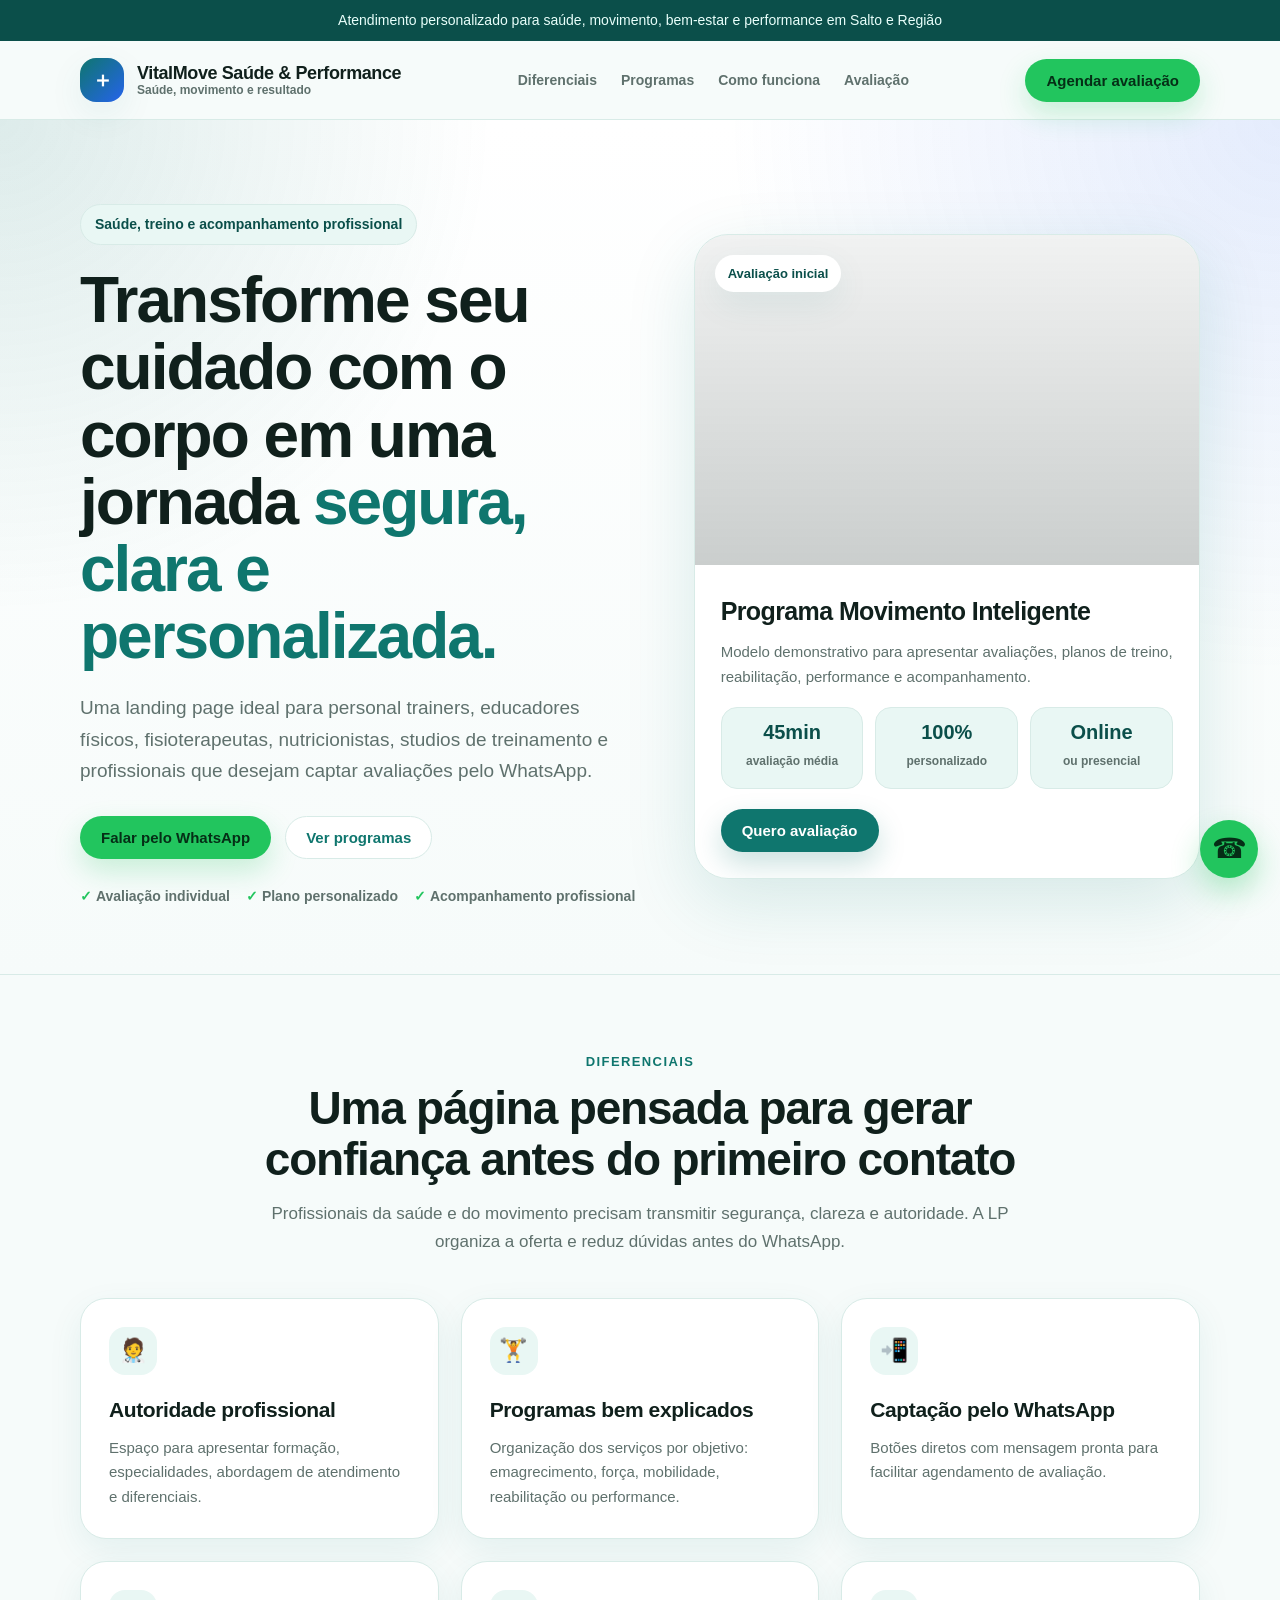
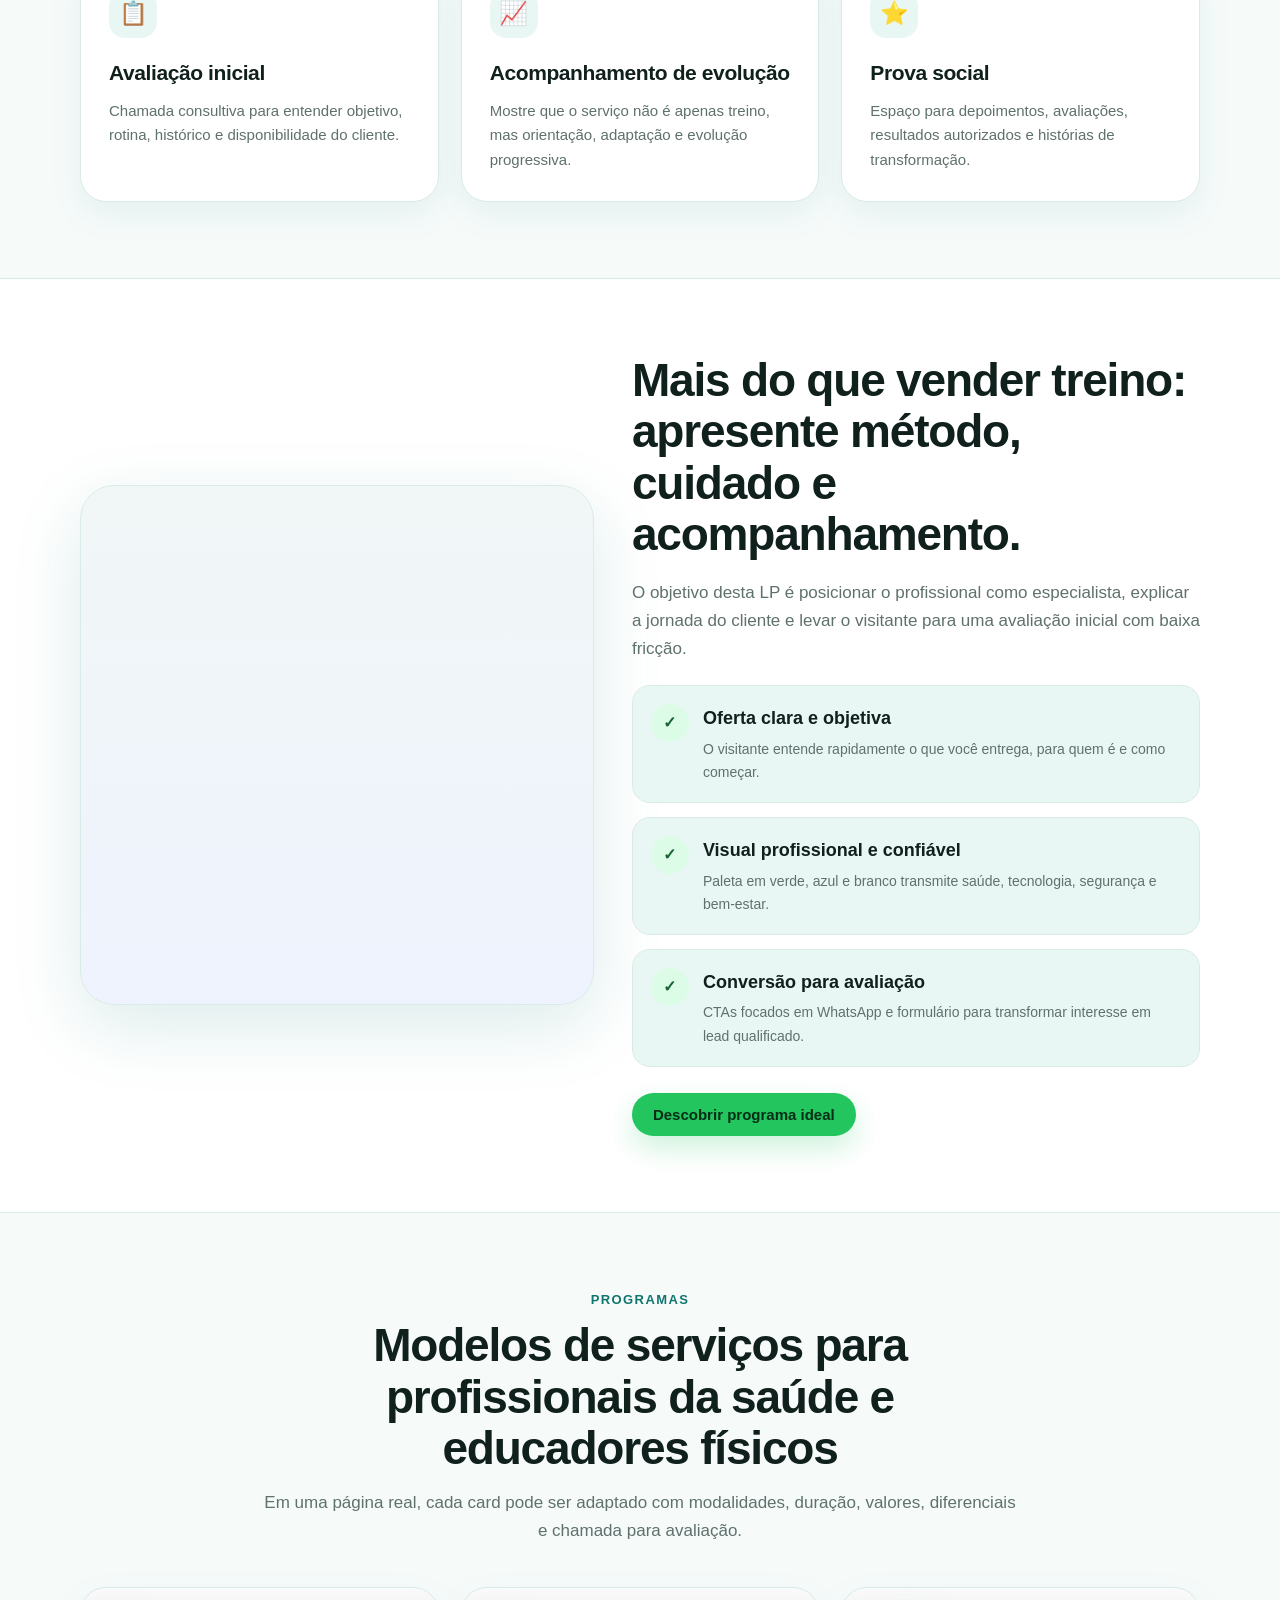
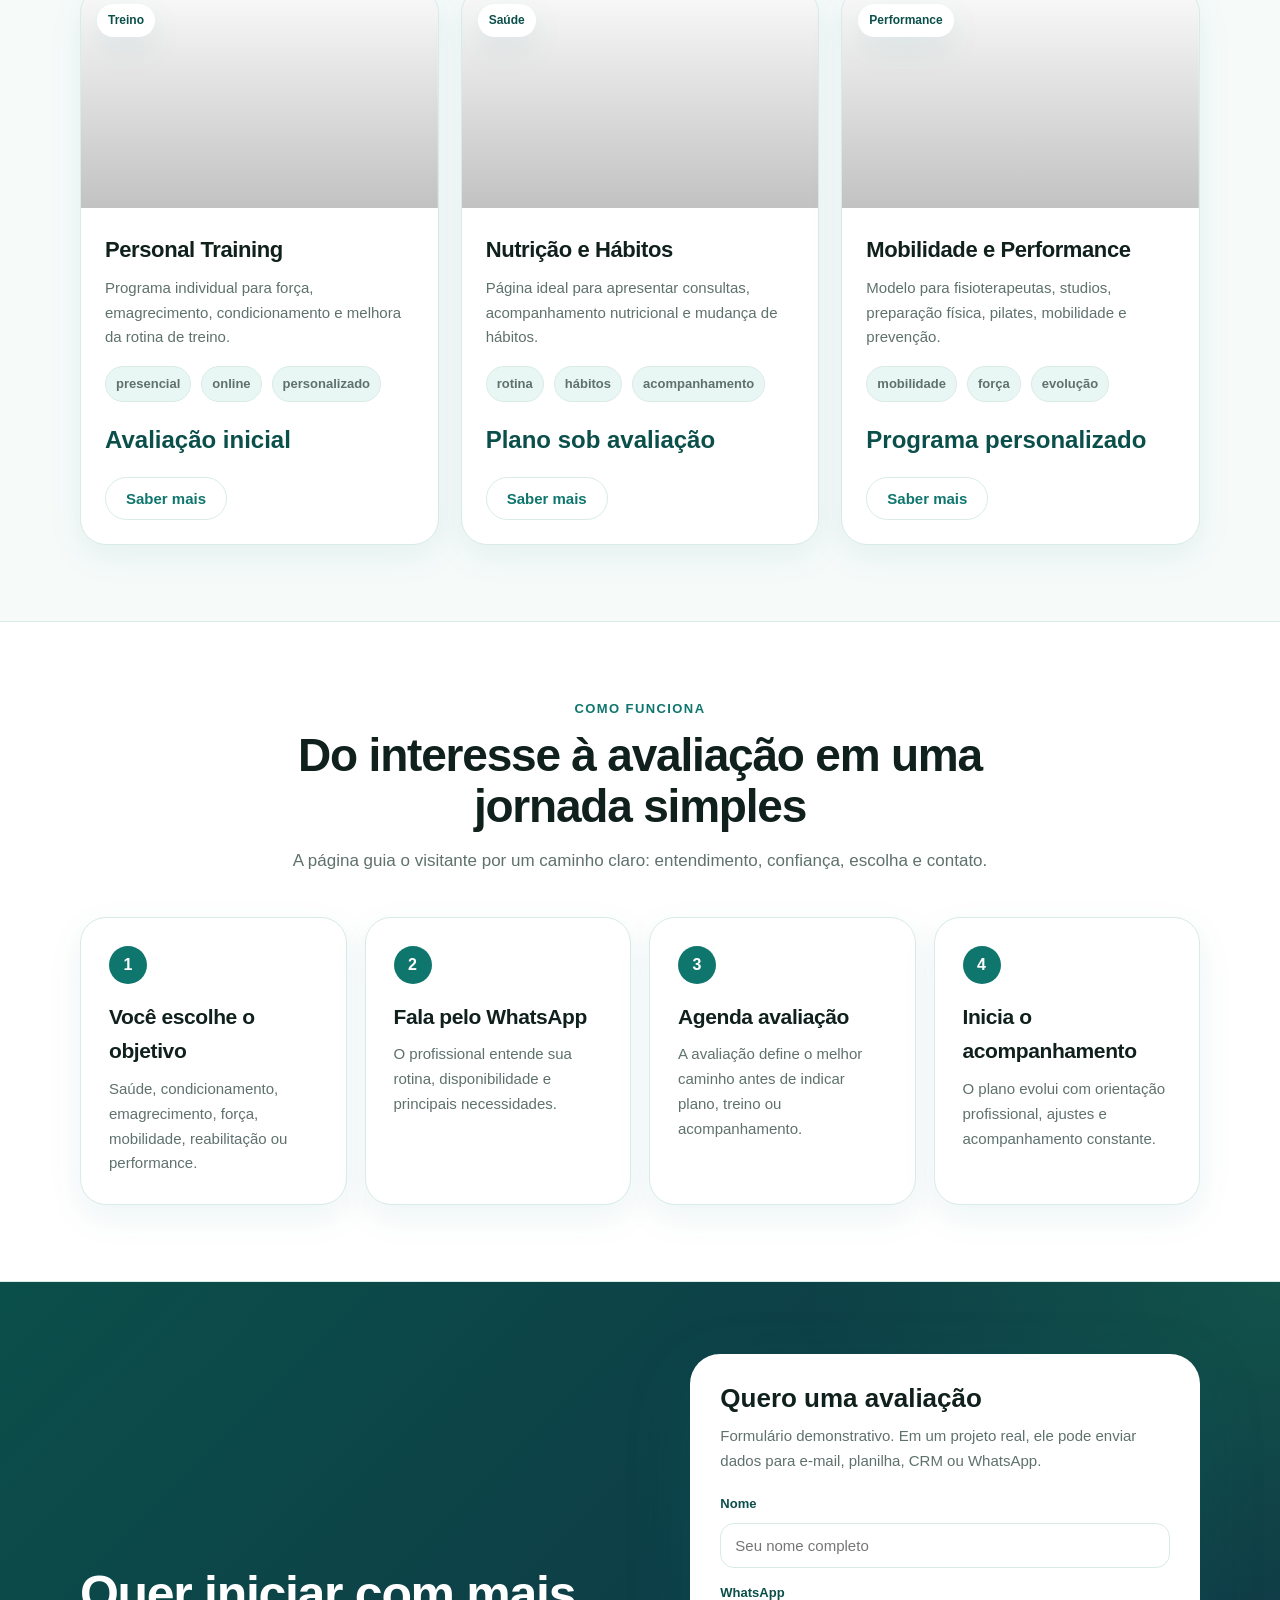
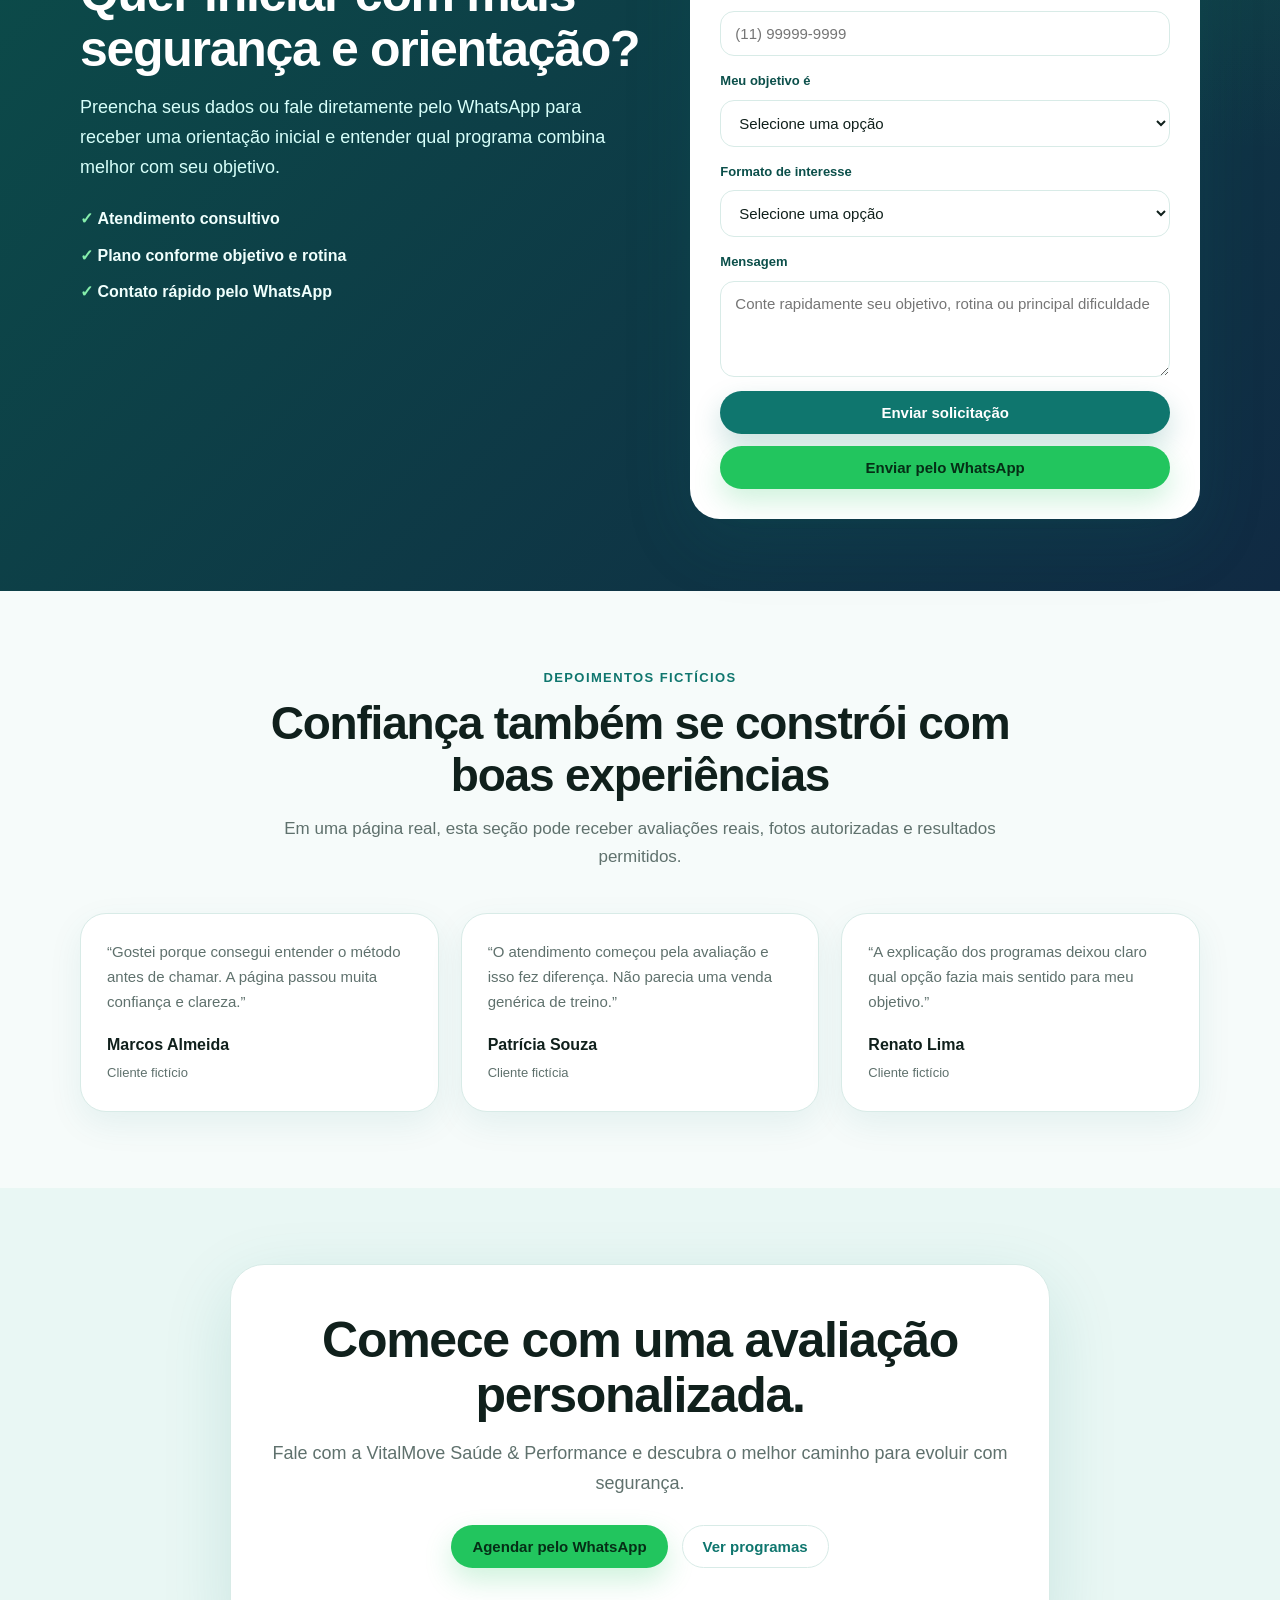
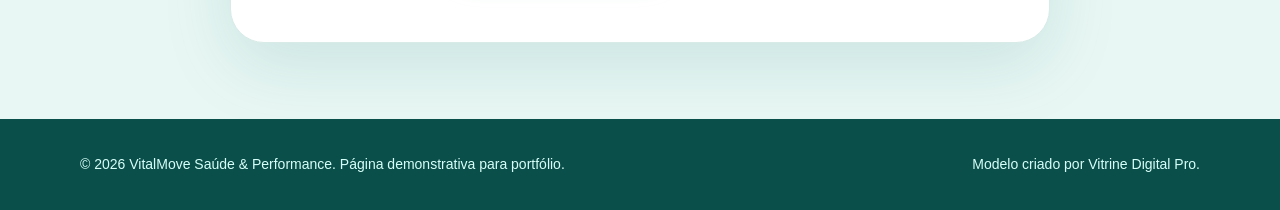
<file: demonstracoes/saude-fitness/index.html>
<!DOCTYPE html>
<html lang="pt-BR">
<head>
  <meta charset="UTF-8" />
  <meta name="viewport" content="width=device-width, initial-scale=1.0" />

  <title>VitalMove Saúde & Performance | Demo para Saúde e Educadores Físicos</title>

  <meta name="description" content="Landing page demonstrativa para profissionais da saúde, educadores físicos, personal trainers, fisioterapeutas, nutricionistas e studios de treinamento." />

  <style>
    :root {
      --bg: #f6fbfa;
      --white: #ffffff;
      --text: #10201c;
      --muted: #5f716d;
      --primary: #0f766e;
      --primary-dark: #0b4f4a;
      --secondary: #2563eb;
      --accent: #22c55e;
      --soft: #e9f7f4;
      --soft-blue: #eef5ff;
      --border: #d8ebe7;
      --warning: #f59e0b;
      --shadow: 0 22px 70px rgba(15, 118, 110, 0.14);
      --shadow-soft: 0 12px 34px rgba(15, 118, 110, 0.08);
      --radius: 26px;
      --container: 1120px;
    }

    * {
      margin: 0;
      padding: 0;
      box-sizing: border-box;
      scroll-behavior: smooth;
    }

    body {
      font-family: Arial, Helvetica, sans-serif;
      background: var(--bg);
      color: var(--text);
      line-height: 1.65;
    }

    a {
      color: inherit;
      text-decoration: none;
    }

    img {
      max-width: 100%;
      display: block;
    }

    ul {
      list-style: none;
    }

    .container {
      width: min(var(--container), 92%);
      margin: 0 auto;
    }

    .topbar {
      background: var(--primary-dark);
      color: #e9fffb;
      padding: 9px 0;
      font-size: 14px;
      text-align: center;
    }

    header {
      position: sticky;
      top: 0;
      z-index: 100;
      background: rgba(246, 251, 250, 0.92);
      backdrop-filter: blur(14px);
      border-bottom: 1px solid var(--border);
    }

    .navbar {
      height: 78px;
      display: flex;
      align-items: center;
      justify-content: space-between;
      gap: 24px;
    }

    .brand {
      display: flex;
      align-items: center;
      gap: 13px;
      font-weight: 900;
    }

    .brand-mark {
      width: 44px;
      height: 44px;
      border-radius: 16px;
      background: linear-gradient(135deg, var(--primary), var(--secondary));
      color: var(--white);
      display: flex;
      align-items: center;
      justify-content: center;
      font-size: 21px;
      box-shadow: var(--shadow-soft);
    }

    .brand-text {
      display: flex;
      flex-direction: column;
      line-height: 1.15;
    }

    .brand-text strong {
      font-size: 18px;
      letter-spacing: -0.4px;
    }

    .brand-text span {
      color: var(--muted);
      font-size: 12px;
      font-weight: 700;
    }

    .nav-links {
      display: flex;
      align-items: center;
      gap: 24px;
      color: var(--muted);
      font-size: 14px;
      font-weight: 700;
    }

    .nav-links a:hover {
      color: var(--primary);
    }

    .btn {
      display: inline-flex;
      align-items: center;
      justify-content: center;
      gap: 8px;
      border: 1px solid transparent;
      border-radius: 999px;
      padding: 13px 20px;
      font-weight: 900;
      font-size: 15px;
      line-height: 1;
      transition: 0.25s ease;
      cursor: pointer;
    }

    .btn-primary {
      background: var(--primary);
      color: var(--white);
      box-shadow: 0 12px 28px rgba(15, 118, 110, 0.22);
    }

    .btn-primary:hover {
      background: var(--primary-dark);
      transform: translateY(-2px);
    }

    .btn-whatsapp {
      background: var(--accent);
      color: #052e16;
      box-shadow: 0 12px 28px rgba(34, 197, 94, 0.22);
    }

    .btn-whatsapp:hover {
      filter: brightness(0.96);
      transform: translateY(-2px);
    }

    .btn-outline {
      background: var(--white);
      color: var(--primary);
      border-color: var(--border);
    }

    .btn-outline:hover {
      border-color: var(--primary);
      transform: translateY(-2px);
    }

    .hero {
      padding: 84px 0 66px;
      background:
        radial-gradient(circle at top right, rgba(37, 99, 235, 0.12), transparent 36%),
        radial-gradient(circle at top left, rgba(15, 118, 110, 0.14), transparent 32%),
        linear-gradient(180deg, #ffffff 0%, #f6fbfa 100%);
      border-bottom: 1px solid var(--border);
    }

    .hero-grid {
      display: grid;
      grid-template-columns: 1.05fr 0.95fr;
      gap: 54px;
      align-items: center;
    }

    .eyebrow {
      display: inline-flex;
      align-items: center;
      gap: 8px;
      padding: 8px 14px;
      border-radius: 999px;
      background: var(--soft);
      color: var(--primary-dark);
      border: 1px solid var(--border);
      font-size: 14px;
      font-weight: 900;
      margin-bottom: 22px;
    }

    .hero h1 {
      font-size: clamp(38px, 5vw, 64px);
      line-height: 1.05;
      letter-spacing: -2px;
      margin-bottom: 22px;
    }

    .hero h1 span {
      color: var(--primary);
    }

    .hero p {
      color: var(--muted);
      font-size: 19px;
      max-width: 680px;
      margin-bottom: 30px;
    }

    .hero-actions {
      display: flex;
      flex-wrap: wrap;
      gap: 14px;
      margin-bottom: 26px;
    }

    .trust-list {
      display: flex;
      flex-wrap: wrap;
      gap: 16px;
      color: var(--muted);
      font-size: 14px;
      font-weight: 700;
    }

    .trust-list span::before {
      content: "✓ ";
      color: var(--accent);
      font-weight: 900;
    }

    .hero-card {
      background: var(--white);
      border: 1px solid var(--border);
      border-radius: 34px;
      overflow: hidden;
      box-shadow: var(--shadow);
    }

    .hero-image {
      height: 330px;
      background:
        linear-gradient(180deg, rgba(15, 32, 28, 0.06), rgba(15, 32, 28, 0.22)),
        url("https://images.unsplash.com/photo-1571019613914-85f342c1d4e1?auto=format&fit=crop&w=1200&q=80");
      background-size: cover;
      background-position: center;
      position: relative;
    }

    .hero-tag {
      position: absolute;
      left: 20px;
      top: 20px;
      background: var(--white);
      color: var(--primary-dark);
      border-radius: 999px;
      padding: 8px 13px;
      font-size: 13px;
      font-weight: 900;
      box-shadow: var(--shadow-soft);
    }

    .hero-card-body {
      padding: 26px;
    }

    .hero-card-body h3 {
      font-size: 25px;
      letter-spacing: -0.6px;
      margin-bottom: 8px;
    }

    .hero-card-body p {
      color: var(--muted);
      font-size: 15px;
      margin-bottom: 18px;
    }

    .mini-stats {
      display: grid;
      grid-template-columns: repeat(3, 1fr);
      gap: 12px;
      margin-bottom: 20px;
    }

    .mini-stat {
      background: var(--soft);
      border: 1px solid var(--border);
      border-radius: 16px;
      padding: 14px;
      text-align: center;
    }

    .mini-stat strong {
      display: block;
      color: var(--primary-dark);
      font-size: 20px;
      line-height: 1;
      margin-bottom: 5px;
    }

    .mini-stat span {
      color: var(--muted);
      font-size: 12px;
      font-weight: 700;
    }

    section {
      padding: 76px 0;
    }

    .section-title {
      max-width: 760px;
      margin: 0 auto 42px;
      text-align: center;
    }

    .section-title .small {
      color: var(--primary);
      font-size: 13px;
      text-transform: uppercase;
      letter-spacing: 1.4px;
      font-weight: 900;
      margin-bottom: 10px;
    }

    .section-title h2 {
      font-size: clamp(30px, 4vw, 46px);
      line-height: 1.12;
      letter-spacing: -1.2px;
      margin-bottom: 14px;
    }

    .section-title p {
      color: var(--muted);
      font-size: 17px;
    }

    .grid-3 {
      display: grid;
      grid-template-columns: repeat(3, 1fr);
      gap: 22px;
    }

    .grid-4 {
      display: grid;
      grid-template-columns: repeat(4, 1fr);
      gap: 18px;
    }

    .card {
      background: var(--white);
      border: 1px solid var(--border);
      border-radius: var(--radius);
      padding: 28px;
      box-shadow: var(--shadow-soft);
      transition: 0.25s ease;
    }

    .card:hover {
      transform: translateY(-4px);
      box-shadow: var(--shadow);
    }

    .icon {
      width: 48px;
      height: 48px;
      background: var(--soft);
      color: var(--primary);
      border-radius: 16px;
      display: flex;
      align-items: center;
      justify-content: center;
      font-size: 23px;
      margin-bottom: 18px;
    }

    .card h3 {
      font-size: 21px;
      margin-bottom: 8px;
      letter-spacing: -0.4px;
    }

    .card p {
      color: var(--muted);
      font-size: 15px;
    }

    .highlight {
      background: var(--white);
      border-top: 1px solid var(--border);
      border-bottom: 1px solid var(--border);
    }

    .showcase-grid {
      display: grid;
      grid-template-columns: 0.95fr 1.05fr;
      gap: 38px;
      align-items: center;
    }

    .showcase-image {
      min-height: 520px;
      border-radius: 34px;
      background:
        linear-gradient(180deg, rgba(15, 118, 110, 0.06), rgba(37, 99, 235, 0.08)),
        url("https://images.unsplash.com/photo-1518611012118-696072aa579a?auto=format&fit=crop&w=1200&q=80");
      background-size: cover;
      background-position: center;
      box-shadow: var(--shadow);
      border: 1px solid var(--border);
    }

    .showcase-content h2 {
      font-size: clamp(30px, 4vw, 46px);
      line-height: 1.12;
      letter-spacing: -1.2px;
      margin-bottom: 18px;
    }

    .showcase-content p {
      color: var(--muted);
      font-size: 17px;
      margin-bottom: 22px;
    }

    .feature-list {
      display: grid;
      gap: 14px;
      margin-bottom: 26px;
    }

    .feature-item {
      display: grid;
      grid-template-columns: 38px 1fr;
      gap: 14px;
      align-items: start;
      background: var(--soft);
      border: 1px solid var(--border);
      border-radius: 18px;
      padding: 18px;
    }

    .check {
      width: 38px;
      height: 38px;
      border-radius: 999px;
      background: #dcfce7;
      color: #166534;
      display: flex;
      align-items: center;
      justify-content: center;
      font-weight: 900;
    }

    .feature-item h3 {
      font-size: 18px;
      margin-bottom: 4px;
    }

    .feature-item p {
      font-size: 14px;
      margin: 0;
    }

    .service-card {
      padding: 0;
      overflow: hidden;
    }

    .service-cover {
      height: 220px;
      background-size: cover;
      background-position: center;
      position: relative;
    }

    .cover-1 {
      background-image:
        linear-gradient(180deg, rgba(0,0,0,0.02), rgba(0,0,0,0.24)),
        url("https://images.unsplash.com/photo-1599058917212-d750089bc07e?auto=format&fit=crop&w=900&q=80");
    }

    .cover-2 {
      background-image:
        linear-gradient(180deg, rgba(0,0,0,0.02), rgba(0,0,0,0.24)),
        url("https://images.unsplash.com/photo-1490645935967-10de6ba17061?auto=format&fit=crop&w=900&q=80");
    }

    .cover-3 {
      background-image:
        linear-gradient(180deg, rgba(0,0,0,0.02), rgba(0,0,0,0.24)),
        url("https://images.unsplash.com/photo-1571019614242-c5c5dee9f50b?auto=format&fit=crop&w=900&q=80");
    }

    .badge {
      position: absolute;
      top: 16px;
      left: 16px;
      background: var(--white);
      color: var(--primary-dark);
      font-size: 12px;
      font-weight: 900;
      border-radius: 999px;
      padding: 7px 11px;
      box-shadow: var(--shadow-soft);
    }

    .service-info {
      padding: 24px;
    }

    .service-info h3 {
      font-size: 22px;
      margin-bottom: 8px;
    }

    .service-info p {
      color: var(--muted);
      font-size: 15px;
      margin-bottom: 16px;
    }

    .info-row {
      display: flex;
      flex-wrap: wrap;
      gap: 10px;
      margin-bottom: 18px;
    }

    .info-row span {
      background: var(--soft);
      border: 1px solid var(--border);
      border-radius: 999px;
      padding: 6px 10px;
      font-size: 13px;
      font-weight: 800;
      color: var(--muted);
    }

    .price {
      font-size: 24px;
      font-weight: 900;
      color: var(--primary-dark);
      margin-bottom: 18px;
    }

    .step-number {
      width: 38px;
      height: 38px;
      border-radius: 999px;
      background: var(--primary);
      color: var(--white);
      display: flex;
      align-items: center;
      justify-content: center;
      font-weight: 900;
      margin-bottom: 16px;
    }

    .lead-section {
      padding: 0;
      background:
        radial-gradient(circle at top right, rgba(34,197,94,0.18), transparent 30%),
        linear-gradient(135deg, var(--primary-dark), #102a43);
      color: var(--white);
    }

    .lead-grid {
      display: grid;
      grid-template-columns: 1fr 0.9fr;
      gap: 44px;
      align-items: center;
      padding: 72px 0;
    }

    .lead-content h2 {
      font-size: clamp(32px, 4vw, 50px);
      line-height: 1.1;
      letter-spacing: -1.3px;
      margin-bottom: 16px;
    }

    .lead-content p {
      color: #d7fffa;
      font-size: 18px;
      margin-bottom: 24px;
    }

    .lead-points {
      display: grid;
      gap: 10px;
      color: #f0fffd;
      font-weight: 700;
    }

    .lead-points span::before {
      content: "✓ ";
      color: #86efac;
      font-weight: 900;
    }

    .form-card {
      background: var(--white);
      color: var(--text);
      border-radius: 30px;
      padding: 30px;
      box-shadow: var(--shadow);
    }

    .form-card h3 {
      font-size: 26px;
      line-height: 1.15;
      margin-bottom: 10px;
    }

    .form-card p {
      color: var(--muted);
      font-size: 15px;
      margin-bottom: 20px;
    }

    .form-group {
      display: grid;
      gap: 8px;
      margin-bottom: 14px;
    }

    .form-group label {
      font-size: 13px;
      font-weight: 900;
      color: var(--primary-dark);
    }

    .form-group input,
    .form-group select,
    .form-group textarea {
      width: 100%;
      border: 1px solid var(--border);
      border-radius: 14px;
      padding: 13px 14px;
      font-family: inherit;
      font-size: 15px;
      outline: none;
      background: #fff;
      color: var(--text);
    }

    .form-group input:focus,
    .form-group select:focus,
    .form-group textarea:focus {
      border-color: var(--primary);
      box-shadow: 0 0 0 4px rgba(15, 118, 110, 0.10);
    }

    .form-group textarea {
      min-height: 96px;
      resize: vertical;
    }

    .testimonial {
      background: var(--white);
      border: 1px solid var(--border);
      border-radius: var(--radius);
      padding: 26px;
      box-shadow: var(--shadow-soft);
    }

    .testimonial p {
      color: var(--muted);
      font-size: 15px;
      margin-bottom: 18px;
    }

    .testimonial strong {
      display: block;
      font-size: 16px;
    }

    .testimonial span {
      color: var(--muted);
      font-size: 13px;
    }

    .final-cta {
      background: var(--soft);
      text-align: center;
    }

    .final-box {
      max-width: 820px;
      margin: 0 auto;
      background: var(--white);
      border: 1px solid var(--border);
      border-radius: 34px;
      padding: 48px 28px;
      box-shadow: var(--shadow);
    }

    .final-box h2 {
      font-size: clamp(32px, 4vw, 50px);
      line-height: 1.1;
      letter-spacing: -1.3px;
      margin-bottom: 16px;
    }

    .final-box p {
      color: var(--muted);
      font-size: 18px;
      margin-bottom: 26px;
    }

    footer {
      background: var(--primary-dark);
      color: #d7fffa;
      padding: 34px 0;
      font-size: 14px;
    }

    .footer-content {
      display: flex;
      justify-content: space-between;
      gap: 20px;
      flex-wrap: wrap;
    }

    .whatsapp-float {
      position: fixed;
      right: 22px;
      bottom: 22px;
      width: 58px;
      height: 58px;
      border-radius: 999px;
      background: var(--accent);
      color: #052e16;
      display: flex;
      align-items: center;
      justify-content: center;
      font-size: 28px;
      box-shadow: 0 14px 30px rgba(34, 197, 94, 0.32);
      z-index: 999;
      transition: 0.25s ease;
    }

    .whatsapp-float:hover {
      transform: translateY(-3px) scale(1.04);
    }

    @media (max-width: 980px) {
      .nav-links {
        display: none;
      }

      .hero-grid,
      .showcase-grid,
      .lead-grid {
        grid-template-columns: 1fr;
      }

      .grid-3 {
        grid-template-columns: 1fr;
      }

      .grid-4 {
        grid-template-columns: repeat(2, 1fr);
      }

      .showcase-image {
        min-height: 360px;
      }
    }

    @media (max-width: 640px) {
      .navbar {
        height: auto;
        padding: 16px 0;
      }

      .navbar .btn {
        display: none;
      }

      .hero {
        padding: 56px 0 46px;
      }

      .hero h1 {
        letter-spacing: -1.3px;
      }

      .hero-actions {
        flex-direction: column;
      }

      .btn {
        width: 100%;
      }

      .mini-stats,
      .grid-4 {
        grid-template-columns: 1fr;
      }

      .lead-grid {
        padding: 56px 0;
      }

      .footer-content {
        flex-direction: column;
      }
    }
  </style>
</head>

<body>

  <!--
    =====================================================
    MODELO DEMONSTRATIVO - LP SAÚDE & FITNESS
    =====================================================

    Onde alterar:

    1. WhatsApp:
    procure por https://wa.me/5511977772809
    troque pelo número real no formato https://wa.me/55DDDNUMERO

    2. Nome fictício:
    procure por VitalMove Saúde & Performance

    3. Cidade:
    procure por Salto e Região

    4. Imagens:
    As imagens estão usando links do Unsplash.
    Depois você pode trocar por fotos reais do profissional, espaço, atendimento ou treinos.

    5. Formulário:
    Este formulário pode ser integrado com Netlify Forms, Formspree, Tally, Google Forms, Make ou CRM.
  -->

  <div class="topbar">
    <div class="container">
      Atendimento personalizado para saúde, movimento, bem-estar e performance em Salto e Região
    </div>
  </div>

  <header>
    <div class="container navbar">
      <a href="#" class="brand">
        <div class="brand-mark">＋</div>
        <div class="brand-text">
          <strong>VitalMove Saúde & Performance</strong>
          <span>Saúde, movimento e resultado</span>
        </div>
      </a>

      <nav class="nav-links">
        <a href="#beneficios">Diferenciais</a>
        <a href="#servicos">Programas</a>
        <a href="#processo">Como funciona</a>
        <a href="#contato">Avaliação</a>
      </nav>

      <a class="btn btn-whatsapp" href="https://wa.me/5511977772809?text=Ol%C3%A1%2C%20quero%20agendar%20uma%20avalia%C3%A7%C3%A3o%20de%20sa%C3%BAde%20e%20performance." target="_blank" rel="noopener">
        Agendar avaliação
      </a>
    </div>
  </header>

  <main>

    <section class="hero">
      <div class="container hero-grid">

        <div>
          <div class="eyebrow">Saúde, treino e acompanhamento profissional</div>

          <h1>
            Transforme seu cuidado com o corpo em uma jornada <span>segura, clara e personalizada.</span>
          </h1>

          <p>
            Uma landing page ideal para personal trainers, educadores físicos, fisioterapeutas,
            nutricionistas, studios de treinamento e profissionais que desejam captar avaliações pelo WhatsApp.
          </p>

          <div class="hero-actions">
            <a class="btn btn-whatsapp" href="https://wa.me/5511977772809?text=Ol%C3%A1%2C%20tenho%20interesse%20em%20uma%20avalia%C3%A7%C3%A3o%20personalizada." target="_blank" rel="noopener">
              Falar pelo WhatsApp
            </a>

            <a class="btn btn-outline" href="#servicos">
              Ver programas
            </a>
          </div>

          <div class="trust-list">
            <span>Avaliação individual</span>
            <span>Plano personalizado</span>
            <span>Acompanhamento profissional</span>
          </div>
        </div>

        <div class="hero-card">
          <div class="hero-image">
            <div class="hero-tag">Avaliação inicial</div>
          </div>

          <div class="hero-card-body">
            <h3>Programa Movimento Inteligente</h3>
            <p>
              Modelo demonstrativo para apresentar avaliações, planos de treino, reabilitação, performance e acompanhamento.
            </p>

            <div class="mini-stats">
              <div class="mini-stat">
                <strong>45min</strong>
                <span>avaliação média</span>
              </div>

              <div class="mini-stat">
                <strong>100%</strong>
                <span>personalizado</span>
              </div>

              <div class="mini-stat">
                <strong>Online</strong>
                <span>ou presencial</span>
              </div>
            </div>

            <a class="btn btn-primary" href="#contato">
              Quero avaliação
            </a>
          </div>
        </div>

      </div>
    </section>

    <section id="beneficios">
      <div class="container">

        <div class="section-title">
          <div class="small">Diferenciais</div>
          <h2>Uma página pensada para gerar confiança antes do primeiro contato</h2>
          <p>
            Profissionais da saúde e do movimento precisam transmitir segurança, clareza e autoridade.
            A LP organiza a oferta e reduz dúvidas antes do WhatsApp.
          </p>
        </div>

        <div class="grid-3">

          <div class="card">
            <div class="icon">🧑‍⚕️</div>
            <h3>Autoridade profissional</h3>
            <p>
              Espaço para apresentar formação, especialidades, abordagem de atendimento e diferenciais.
            </p>
          </div>

          <div class="card">
            <div class="icon">🏋️</div>
            <h3>Programas bem explicados</h3>
            <p>
              Organização dos serviços por objetivo: emagrecimento, força, mobilidade, reabilitação ou performance.
            </p>
          </div>

          <div class="card">
            <div class="icon">📲</div>
            <h3>Captação pelo WhatsApp</h3>
            <p>
              Botões diretos com mensagem pronta para facilitar agendamento de avaliação.
            </p>
          </div>

          <div class="card">
            <div class="icon">📋</div>
            <h3>Avaliação inicial</h3>
            <p>
              Chamada consultiva para entender objetivo, rotina, histórico e disponibilidade do cliente.
            </p>
          </div>

          <div class="card">
            <div class="icon">📈</div>
            <h3>Acompanhamento de evolução</h3>
            <p>
              Mostre que o serviço não é apenas treino, mas orientação, adaptação e evolução progressiva.
            </p>
          </div>

          <div class="card">
            <div class="icon">⭐</div>
            <h3>Prova social</h3>
            <p>
              Espaço para depoimentos, avaliações, resultados autorizados e histórias de transformação.
            </p>
          </div>

        </div>

      </div>
    </section>

    <section class="highlight">
      <div class="container showcase-grid">

        <div class="showcase-image"></div>

        <div class="showcase-content">
          <h2>Mais do que vender treino: apresente método, cuidado e acompanhamento.</h2>

          <p>
            O objetivo desta LP é posicionar o profissional como especialista, explicar a jornada do cliente
            e levar o visitante para uma avaliação inicial com baixa fricção.
          </p>

          <div class="feature-list">

            <div class="feature-item">
              <div class="check">✓</div>
              <div>
                <h3>Oferta clara e objetiva</h3>
                <p>O visitante entende rapidamente o que você entrega, para quem é e como começar.</p>
              </div>
            </div>

            <div class="feature-item">
              <div class="check">✓</div>
              <div>
                <h3>Visual profissional e confiável</h3>
                <p>Paleta em verde, azul e branco transmite saúde, tecnologia, segurança e bem-estar.</p>
              </div>
            </div>

            <div class="feature-item">
              <div class="check">✓</div>
              <div>
                <h3>Conversão para avaliação</h3>
                <p>CTAs focados em WhatsApp e formulário para transformar interesse em lead qualificado.</p>
              </div>
            </div>

          </div>

          <a class="btn btn-whatsapp" href="https://wa.me/5511977772809?text=Ol%C3%A1%2C%20quero%20entender%20qual%20programa%20%C3%A9%20ideal%20para%20mim." target="_blank" rel="noopener">
            Descobrir programa ideal
          </a>
        </div>

      </div>
    </section>

    <section id="servicos">
      <div class="container">

        <div class="section-title">
          <div class="small">Programas</div>
          <h2>Modelos de serviços para profissionais da saúde e educadores físicos</h2>
          <p>
            Em uma página real, cada card pode ser adaptado com modalidades, duração, valores,
            diferenciais e chamada para avaliação.
          </p>
        </div>

        <div class="grid-3">

          <article class="card service-card">
            <div class="service-cover cover-1">
              <div class="badge">Treino</div>
            </div>

            <div class="service-info">
              <h3>Personal Training</h3>
              <p>
                Programa individual para força, emagrecimento, condicionamento e melhora da rotina de treino.
              </p>

              <div class="info-row">
                <span>presencial</span>
                <span>online</span>
                <span>personalizado</span>
              </div>

              <div class="price">Avaliação inicial</div>

              <a class="btn btn-outline" href="https://wa.me/5511977772809?text=Ol%C3%A1%2C%20tenho%20interesse%20em%20Personal%20Training." target="_blank" rel="noopener">
                Saber mais
              </a>
            </div>
          </article>

          <article class="card service-card">
            <div class="service-cover cover-2">
              <div class="badge">Saúde</div>
            </div>

            <div class="service-info">
              <h3>Nutrição e Hábitos</h3>
              <p>
                Página ideal para apresentar consultas, acompanhamento nutricional e mudança de hábitos.
              </p>

              <div class="info-row">
                <span>rotina</span>
                <span>hábitos</span>
                <span>acompanhamento</span>
              </div>

              <div class="price">Plano sob avaliação</div>

              <a class="btn btn-outline" href="https://wa.me/5511977772809?text=Ol%C3%A1%2C%20tenho%20interesse%20em%20acompanhamento%20nutricional." target="_blank" rel="noopener">
                Saber mais
              </a>
            </div>
          </article>

          <article class="card service-card">
            <div class="service-cover cover-3">
              <div class="badge">Performance</div>
            </div>

            <div class="service-info">
              <h3>Mobilidade e Performance</h3>
              <p>
                Modelo para fisioterapeutas, studios, preparação física, pilates, mobilidade e prevenção.
              </p>

              <div class="info-row">
                <span>mobilidade</span>
                <span>força</span>
                <span>evolução</span>
              </div>

              <div class="price">Programa personalizado</div>

              <a class="btn btn-outline" href="https://wa.me/5511977772809?text=Ol%C3%A1%2C%20quero%20saber%20mais%20sobre%20mobilidade%20e%20performance." target="_blank" rel="noopener">
                Saber mais
              </a>
            </div>
          </article>

        </div>

      </div>
    </section>

    <section id="processo" class="highlight">
      <div class="container">

        <div class="section-title">
          <div class="small">Como funciona</div>
          <h2>Do interesse à avaliação em uma jornada simples</h2>
          <p>
            A página guia o visitante por um caminho claro: entendimento, confiança, escolha e contato.
          </p>
        </div>

        <div class="grid-4">

          <div class="card">
            <div class="step-number">1</div>
            <h3>Você escolhe o objetivo</h3>
            <p>
              Saúde, condicionamento, emagrecimento, força, mobilidade, reabilitação ou performance.
            </p>
          </div>

          <div class="card">
            <div class="step-number">2</div>
            <h3>Fala pelo WhatsApp</h3>
            <p>
              O profissional entende sua rotina, disponibilidade e principais necessidades.
            </p>
          </div>

          <div class="card">
            <div class="step-number">3</div>
            <h3>Agenda avaliação</h3>
            <p>
              A avaliação define o melhor caminho antes de indicar plano, treino ou acompanhamento.
            </p>
          </div>

          <div class="card">
            <div class="step-number">4</div>
            <h3>Inicia o acompanhamento</h3>
            <p>
              O plano evolui com orientação profissional, ajustes e acompanhamento constante.
            </p>
          </div>

        </div>

      </div>
    </section>

    <section id="contato" class="lead-section">
      <div class="container lead-grid">

        <div class="lead-content">
          <h2>Quer iniciar com mais segurança e orientação?</h2>

          <p>
            Preencha seus dados ou fale diretamente pelo WhatsApp para receber uma orientação inicial
            e entender qual programa combina melhor com seu objetivo.
          </p>

          <div class="lead-points">
            <span>Atendimento consultivo</span>
            <span>Plano conforme objetivo e rotina</span>
            <span>Contato rápido pelo WhatsApp</span>
          </div>
        </div>

        <div class="form-card">
          <h3>Quero uma avaliação</h3>
          <p>
            Formulário demonstrativo. Em um projeto real, ele pode enviar dados para e-mail,
            planilha, CRM ou WhatsApp.
          </p>

          <form name="contato-saude-fitness" method="POST" data-netlify="true">
            <input type="hidden" name="form-name" value="contato-saude-fitness" />

            <div class="form-group">
              <label for="nome">Nome</label>
              <input id="nome" name="nome" type="text" placeholder="Seu nome completo" required />
            </div>

            <div class="form-group">
              <label for="whatsapp">WhatsApp</label>
              <input id="whatsapp" name="whatsapp" type="tel" placeholder="(11) 99999-9999" required />
            </div>

            <div class="form-group">
              <label for="objetivo">Meu objetivo é</label>
              <select id="objetivo" name="objetivo">
                <option>Selecione uma opção</option>
                <option>Emagrecimento</option>
                <option>Ganho de força</option>
                <option>Condicionamento físico</option>
                <option>Mobilidade e postura</option>
                <option>Reabilitação ou prevenção</option>
                <option>Acompanhamento nutricional</option>
              </select>
            </div>

            <div class="form-group">
              <label for="formato">Formato de interesse</label>
              <select id="formato" name="formato">
                <option>Selecione uma opção</option>
                <option>Presencial</option>
                <option>Online</option>
                <option>Híbrido</option>
                <option>Ainda não sei</option>
              </select>
            </div>

            <div class="form-group">
              <label for="mensagem">Mensagem</label>
              <textarea id="mensagem" name="mensagem" placeholder="Conte rapidamente seu objetivo, rotina ou principal dificuldade"></textarea>
            </div>

            <button class="btn btn-primary" type="submit" style="width: 100%; margin-bottom: 12px;">
              Enviar solicitação
            </button>

            <a class="btn btn-whatsapp" style="width: 100%;" href="https://wa.me/5511977772809?text=Ol%C3%A1%2C%20quero%20agendar%20uma%20avalia%C3%A7%C3%A3o%20de%20sa%C3%BAde%20e%20performance." target="_blank" rel="noopener">
              Enviar pelo WhatsApp
            </a>
          </form>
        </div>

      </div>
    </section>

    <section>
      <div class="container">

        <div class="section-title">
          <div class="small">Depoimentos fictícios</div>
          <h2>Confiança também se constrói com boas experiências</h2>
          <p>
            Em uma página real, esta seção pode receber avaliações reais, fotos autorizadas e resultados permitidos.
          </p>
        </div>

        <div class="grid-3">

          <div class="testimonial">
            <p>
              “Gostei porque consegui entender o método antes de chamar. A página passou muita confiança e clareza.”
            </p>
            <strong>Marcos Almeida</strong>
            <span>Cliente fictício</span>
          </div>

          <div class="testimonial">
            <p>
              “O atendimento começou pela avaliação e isso fez diferença. Não parecia uma venda genérica de treino.”
            </p>
            <strong>Patrícia Souza</strong>
            <span>Cliente fictícia</span>
          </div>

          <div class="testimonial">
            <p>
              “A explicação dos programas deixou claro qual opção fazia mais sentido para meu objetivo.”
            </p>
            <strong>Renato Lima</strong>
            <span>Cliente fictício</span>
          </div>

        </div>

      </div>
    </section>

    <section class="final-cta">
      <div class="container">
        <div class="final-box">
          <h2>Comece com uma avaliação personalizada.</h2>

          <p>
            Fale com a VitalMove Saúde & Performance e descubra o melhor caminho para evoluir com segurança.
          </p>

          <div class="hero-actions" style="justify-content: center;">
            <a class="btn btn-whatsapp" href="https://wa.me/5511977772809?text=Ol%C3%A1%2C%20quero%20come%C3%A7ar%20com%20uma%20avalia%C3%A7%C3%A3o%20personalizada." target="_blank" rel="noopener">
              Agendar pelo WhatsApp
            </a>

            <a class="btn btn-outline" href="#servicos">
              Ver programas
            </a>
          </div>
        </div>
      </div>
    </section>

  </main>

  <footer>
    <div class="container footer-content">
      <p>© 2026 VitalMove Saúde & Performance. Página demonstrativa para portfólio.</p>
      <p>Modelo criado por Vitrine Digital Pro.</p>
    </div>
  </footer>

  <a class="whatsapp-float" href="https://wa.me/5511977772809?text=Ol%C3%A1%2C%20tenho%20interesse%20em%20uma%20landing%20page%20para%20sa%C3%BAde%20e%20fitness." target="_blank" rel="noopener" aria-label="Falar pelo WhatsApp">
    ☎
  </a>

</body>
</html>
</file>
